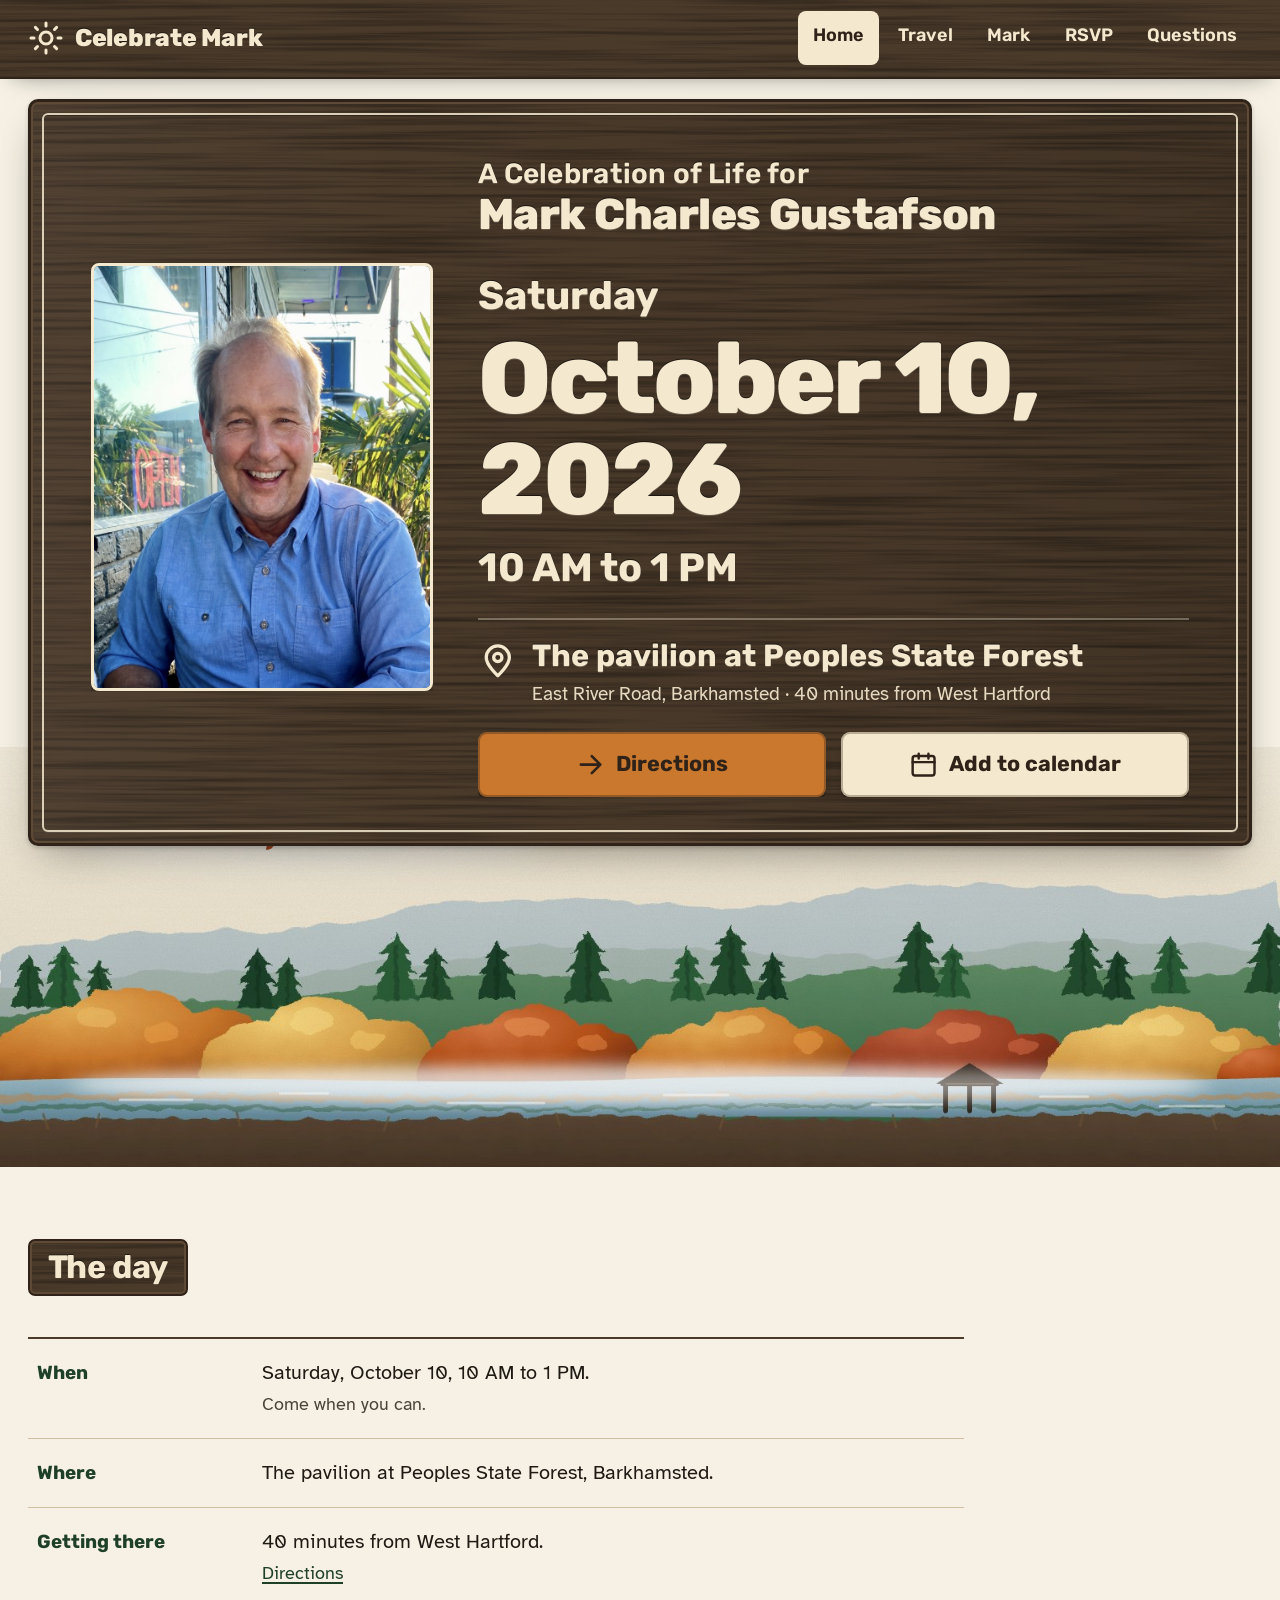
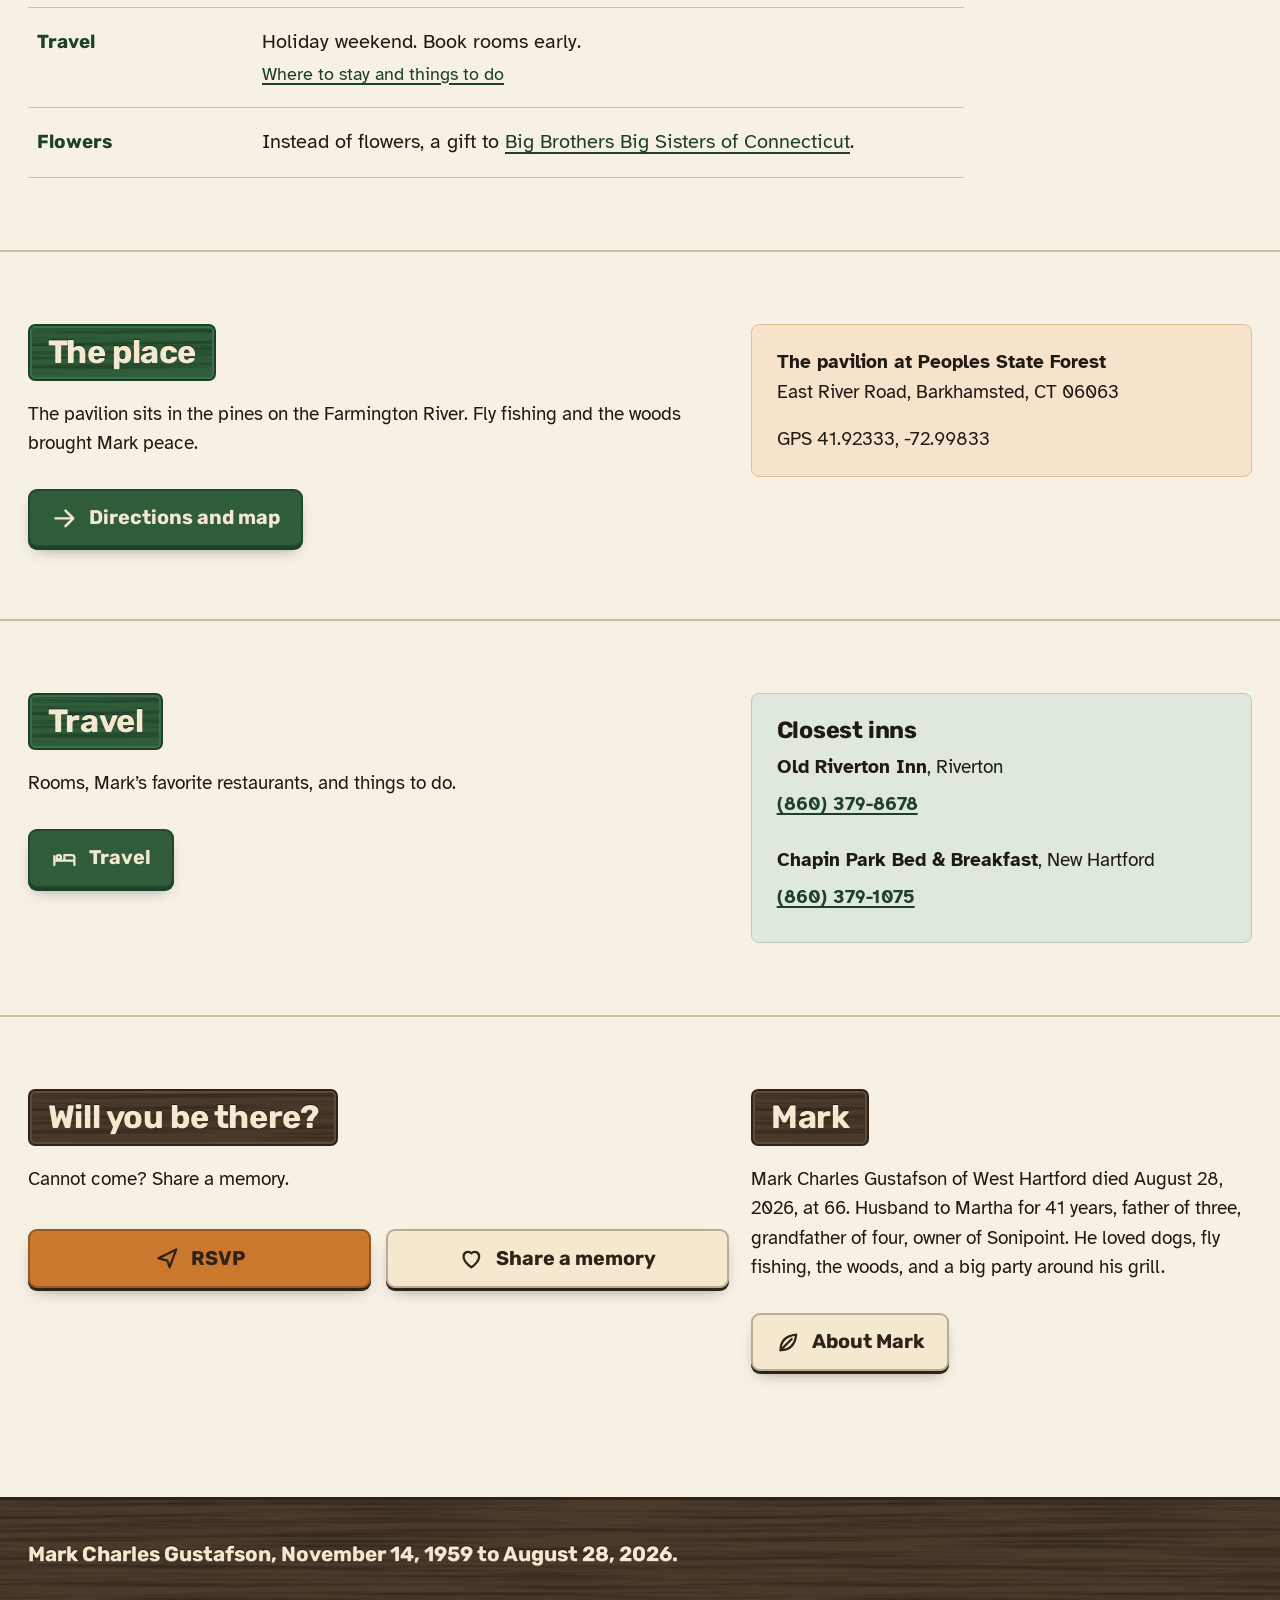
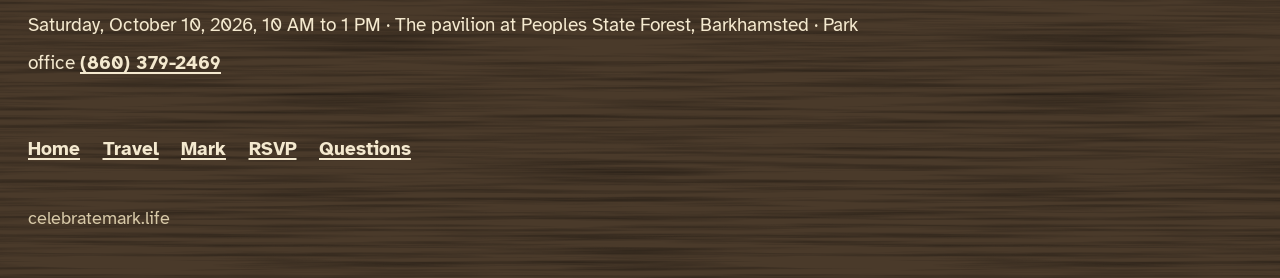
<file: index.html>
<!DOCTYPE html>
<html lang="en" class="no-js">
<head>
<meta charset="utf-8">
<meta name="viewport" content="width=device-width, initial-scale=1, viewport-fit=cover">
<title>Celebrate Mark · Saturday, October 10, 2026, Peoples State Forest</title>
<meta name="description" content="A Celebration of Life for Mark Charles Gustafson of West Hartford, Connecticut, 1959 to 2026. Saturday, October 10, 2026, 10 AM to 1 PM, at the pavilion at Peoples State Forest, Barkhamsted. Directions, places to stay, his obituary, and a place to share a memory.">
<link rel="canonical" href="https://celebratemark.life/">
<meta property="og:title" content="Celebrate Mark · Saturday, October 10, 2026">
<meta property="og:description" content="A Celebration of Life for Mark Charles Gustafson. Saturday, October 10, 2026, 10 AM to 1 PM, the pavilion at Peoples State Forest, Barkhamsted, CT.">
<meta property="og:type" content="website">
<meta property="og:url" content="https://celebratemark.life/">
<meta property="og:image" content="https://celebratemark.life/assets/share-card.png?v=2">
<meta name="theme-color" content="#4a3a2a">
<link rel="icon" href="assets/favicon.svg" type="image/svg+xml">
<link rel="apple-touch-icon" href="assets/apple-touch-icon.png">
<link rel="preconnect" href="https://fonts.googleapis.com">
<link rel="preconnect" href="https://fonts.gstatic.com" crossorigin>
<link rel="stylesheet" href="https://fonts.googleapis.com/css2?family=Atkinson+Hyperlegible:ital,wght@0,400;0,700;1,400&family=Rubik:wght@600;700;800&display=swap">
<link rel="stylesheet" href="assets/styles.css?v=4">
<script type="application/ld+json">
{
  "@context": "https://schema.org",
  "@type": "Event",
  "name": "Celebration of Life for Mark Charles Gustafson",
  "startDate": "2026-10-10T10:00:00-04:00",
  "endDate": "2026-10-10T13:00:00-04:00",
  "eventStatus": "https://schema.org/EventScheduled",
  "eventAttendanceMode": "https://schema.org/OfflineEventAttendanceMode",
  "location": {
    "@type": "Place",
    "name": "The pavilion at Peoples State Forest",
    "address": { "@type": "PostalAddress", "streetAddress": "East River Road", "addressLocality": "Barkhamsted", "addressRegion": "CT", "postalCode": "06063", "addressCountry": "US" },
    "geo": { "@type": "GeoCoordinates", "latitude": 41.92333, "longitude": -72.99833 }
  },
  "description": "A gathering to celebrate the life of Mark Charles Gustafson of West Hartford, Connecticut, November 14, 1959 to August 28, 2026: husband to Martha, father of Alex, Molly, and Katie, grandfather of four, and owner of Sonipoint, a sound-masking business. In lieu of flowers, the family asks for donations to Big Brothers Big Sisters of Connecticut.",
  "url": "https://celebratemark.life/"
}
</script>
</head>
<body>
<a class="skip-link" href="#main">Skip to main content</a>

<header class="site-header" id="top">
  <div class="wrap">
    <a class="wordmark" href="index.html" aria-label="Celebrate Mark, home">
      <svg viewBox="0 0 24 24" fill="none" stroke="currentColor" stroke-width="2" stroke-linecap="round" stroke-linejoin="round" aria-hidden="true"><circle cx="12" cy="12" r="4"/><path d="M12 2v2M12 20v2M4.93 4.93l1.41 1.41M17.66 17.66l1.41 1.41M2 12h2M20 12h2M4.93 19.07l1.41-1.41M17.66 6.34l1.41-1.41"/></svg>
      <span>Celebrate Mark</span>
    </a>
    <button class="menu-toggle" type="button" aria-expanded="false" aria-controls="site-nav">
      <svg class="ico-menu" viewBox="0 0 24 24" fill="none" stroke="currentColor" stroke-width="2.2" stroke-linecap="round" aria-hidden="true"><path d="M4 7h16M4 12h16M4 17h16"/></svg>
      <svg class="ico-close" viewBox="0 0 24 24" fill="none" stroke="currentColor" stroke-width="2.2" stroke-linecap="round" aria-hidden="true"><path d="M6 6l12 12M18 6L6 18"/></svg>
      <span>Menu</span>
    </button>
    <nav class="site-nav" id="site-nav" aria-label="Site">
      <ul>
        <li><a href="index.html" aria-current="page">Home</a></li>
        <li><a href="travel.html">Travel</a></li>
        <li><a href="mark.html">Mark</a></li>
        <li><a href="rsvp.html">RSVP</a></li>
        <li><a href="questions.html">Questions</a></li>
      </ul>
    </nav>
  </div>
</header>

<main id="main">

  <section class="hero" aria-labelledby="title">
    <div class="wrap">
      <div class="board hero-board">
        <figure class="hero-photo cut">
          <img src="assets/mark.jpg" width="800" height="1057" alt="Mark Gustafson, smiling, outdoors in a blue shirt" fetchpriority="high">
        </figure>
        <div class="hero-details">
        <h1 id="title" class="routed cut">A Celebration of Life for
          <span class="name">Mark Charles Gustafson</span>
        </h1>
        <p class="date-block routed">
          <span class="day cut">Saturday</span>
          <span class="date cut">October 10, 2026</span>
          <span class="time cut">10 AM to 1 PM</span>
        </p>
        <div class="place cut">
          <svg viewBox="0 0 24 24" fill="none" stroke="currentColor" stroke-width="2" stroke-linecap="round" stroke-linejoin="round" aria-hidden="true"><path d="M12 21s-7-6.2-7-11a7 7 0 0 1 14 0c0 4.8-7 11-7 11z"/><circle cx="12" cy="10" r="2.5"/></svg>
          <div>
            <div class="place-name routed">The pavilion at Peoples State Forest</div>
            <div class="place-detail">East River Road, Barkhamsted · 40 minutes from West Hartford</div>
          </div>
        </div>
        <div class="plaque-row cut">
          <a class="plaque plaque--blaze" href="travel.html#getting-there">
            <svg viewBox="0 0 24 24" fill="none" stroke="currentColor" stroke-width="2.2" stroke-linecap="round" stroke-linejoin="round" aria-hidden="true"><path d="M4 12h16M13 5l7 7-7 7"/></svg>
            Directions
          </a>
          <a class="plaque" href="celebrate-mark.ics" download="celebrate-mark.ics">
            <svg viewBox="0 0 24 24" fill="none" stroke="currentColor" stroke-width="2" stroke-linecap="round" stroke-linejoin="round" aria-hidden="true"><rect x="3" y="5" width="18" height="16" rx="2"/><path d="M3 10h18M8 3v4M16 3v4"/></svg>
            Add to calendar
          </a>
        </div>
        </div>
      </div>
    </div>
  </section>

  <div class="ridge" aria-hidden="true">
    <img src="assets/ridge.jpg" srcset="assets/ridge.jpg 1600w, assets/ridge@2x.jpg 3200w" sizes="100vw" width="1600" height="560" alt="" decoding="async" fetchpriority="high">
    <svg class="overlay" viewBox="0 0 1600 560" preserveAspectRatio="xMidYMax slice" aria-hidden="true">
      <defs>
        <filter id="soft" x="-10%" y="-40%" width="120%" height="180%"><feGaussianBlur stdDeviation="9"/></filter>
        <symbol id="leaf" viewBox="0 0 24 24"><path d="M4 20c0-9 5-14 16-16-1 11-6 16-16 16z" fill="currentColor"/><path d="M4 20c4-5 8-9 12-12" stroke="#5a2e10" stroke-width="1.2" fill="none" opacity=".5"/></symbol>
      </defs>
      <ellipse class="mist" cx="800" cy="458" rx="720" ry="22" fill="#ffffff" opacity=".45" filter="url(#soft)"/>
      <g color="#c9782e">
        <use class="leaf" href="#leaf" x="180" y="90" width="22" height="22" style="--dx:150px;--dur:15s;--delay:0s;--rot:520deg"/>
        <use class="leaf" href="#leaf" x="500" y="40" width="18" height="18" style="--dx:-110px;--dur:19s;--delay:-6s;--rot:-480deg;color:#d9a04a"/>
        <use class="leaf" href="#leaf" x="820" y="110" width="20" height="20" style="--dx:170px;--dur:17s;--delay:-11s;--rot:600deg;color:#b8541a"/>
        <use class="leaf" href="#leaf" x="1090" y="50" width="16" height="16" style="--dx:-80px;--dur:21s;--delay:-3s;--rot:-420deg"/>
        <use class="leaf" href="#leaf" x="1350" y="100" width="22" height="22" style="--dx:120px;--dur:16s;--delay:-14s;--rot:560deg;color:#d9a04a"/>
        <use class="leaf" href="#leaf" x="330" y="150" width="16" height="16" style="--dx:100px;--dur:23s;--delay:-8s;--rot:400deg;color:#a8431a"/>
      </g>
    </svg>
  </div>

  <section class="section" aria-labelledby="day-title">
    <div class="wrap">
      <div class="section-head reveal">
        <h2 id="day-title"><span class="plank">The day</span></h2>
      </div>
      <ul class="facts reveal">
        <li><span class="k">When</span><span class="v">Saturday, October 10, 10 AM to 1 PM. <small>Come when you can.</small></span></li>
        <li><span class="k">Where</span><span class="v">The pavilion at Peoples State Forest, Barkhamsted.</span></li>
        <li><span class="k">Getting there</span><span class="v">40 minutes from West Hartford. <small><a href="travel.html#getting-there">Directions</a></small></span></li>
        <li><span class="k">Travel</span><span class="v">Holiday weekend. Book rooms early. <small><a href="travel.html">Where to stay and things to do</a></small></span></li>
        <li><span class="k">Flowers</span><span class="v">Instead of flowers, a gift to <a href="https://pro.gofundme.com/give/399292#!/donation/checkout" target="_blank" rel="noopener">Big Brothers Big Sisters of Connecticut</a>.</span></li>
      </ul>
    </div>
  </section>

  <section class="section" aria-labelledby="go-title">
    <div class="wrap summary">
      <div>
        <h2 id="go-title"><span class="plank plank--pine">The place</span></h2>
        <p>The pavilion sits in the pines on the Farmington River. Fly fishing and the woods brought Mark peace.</p>
        <a class="plaque plaque--pine" href="travel.html#getting-there">
          <svg viewBox="0 0 24 24" fill="none" stroke="currentColor" stroke-width="2.2" stroke-linecap="round" stroke-linejoin="round" aria-hidden="true"><path d="M4 12h16M13 5l7 7-7 7"/></svg>
          Directions and map
        </a>
      </div>
      <div class="notice notice--blaze">
        <p><strong>The pavilion at Peoples State Forest</strong><br>East River Road, Barkhamsted, CT 06063</p>
        <p>GPS 41.92333, -72.99833</p>
      </div>
    </div>
  </section>

  <section class="section" aria-labelledby="stay-title">
    <div class="wrap summary">
      <div>
        <h2 id="stay-title"><span class="plank plank--pine">Travel</span></h2>
        <p>Rooms, Mark&rsquo;s favorite restaurants, and things to do.</p>
        <a class="plaque plaque--pine" href="travel.html">
          <svg viewBox="0 0 24 24" fill="none" stroke="currentColor" stroke-width="2" stroke-linecap="round" stroke-linejoin="round" aria-hidden="true"><path d="M3 18v-8M3 14h18v4M21 14v-3a2 2 0 0 0-2-2h-7v5"/><circle cx="7" cy="11" r="2"/></svg>
          Travel
        </a>
      </div>
      <div class="notice notice--pine">
        <h3>Closest inns</h3>
        <p><strong>Old Riverton Inn</strong>, Riverton<br><a href="tel:+18603798678">(860) 379-8678</a></p>
        <p><strong>Chapin Park Bed &amp; Breakfast</strong>, New Hartford<br><a href="tel:+18603791075">(860) 379-1075</a></p>
      </div>
    </div>
  </section>

  <section class="section" aria-labelledby="share-title">
    <div class="wrap summary">
      <div>
        <h2 id="share-title"><span class="plank">Will you be there?</span></h2>
        <p>Cannot come? Share a memory.</p>
        <div class="plaque-row">
          <a class="plaque plaque--blaze" href="rsvp.html">
            <svg viewBox="0 0 24 24" fill="none" stroke="currentColor" stroke-width="2" stroke-linecap="round" stroke-linejoin="round" aria-hidden="true"><path d="M4 12l16-8-6 16-2-6-8-2z"/></svg>
            RSVP
          </a>
          <a class="plaque" href="mark.html#memory">
            <svg viewBox="0 0 24 24" fill="none" stroke="currentColor" stroke-width="2" stroke-linecap="round" stroke-linejoin="round" aria-hidden="true"><path d="M12 20s-7-4.5-7-10a4 4 0 0 1 7-2.5A4 4 0 0 1 19 10c0 5.5-7 10-7 10z"/></svg>
            Share a memory
          </a>
        </div>
      </div>
      <div>
        <h2><span class="plank">Mark</span></h2>
        <p>Mark Charles Gustafson of West Hartford died August 28, 2026, at 66. Husband to Martha for 41 years, father of three, grandfather of four, owner of Sonipoint. He loved dogs, fly fishing, the woods, and a big party around his grill.</p>
        <a class="plaque" href="mark.html">
          <svg viewBox="0 0 24 24" fill="none" stroke="currentColor" stroke-width="2" stroke-linecap="round" stroke-linejoin="round" aria-hidden="true"><path d="M5 19c0-8 5-13 14-14-1 9-6 14-14 14z"/><path d="M5 19c4-4 7-7 10-10"/></svg>
          About Mark
        </a>
      </div>
    </div>
  </section>

</main>

<nav class="action-bar" aria-label="Quick actions">
  <a class="plaque plaque--blaze" href="travel.html#getting-there">
    <svg viewBox="0 0 24 24" fill="none" stroke="currentColor" stroke-width="2.2" stroke-linecap="round" stroke-linejoin="round" aria-hidden="true"><path d="M4 12h16M13 5l7 7-7 7"/></svg>
    Directions
  </a>
  <a class="plaque" href="celebrate-mark.ics" download="celebrate-mark.ics">
    <svg viewBox="0 0 24 24" fill="none" stroke="currentColor" stroke-width="2" stroke-linecap="round" stroke-linejoin="round" aria-hidden="true"><rect x="3" y="5" width="18" height="16" rx="2"/><path d="M3 10h18M8 3v4M16 3v4"/></svg>
    Add to calendar
  </a>
</nav>

<footer class="site-footer">
  <div class="wrap">
    <p class="memo routed">Mark Charles Gustafson, November 14, 1959 to August 28, 2026.</p>
    <p>Saturday, October 10, 2026, 10 AM to 1 PM · The pavilion at Peoples State Forest, Barkhamsted · Park office <a href="tel:+18603792469">(860) 379-2469</a></p>
    <nav aria-label="Footer">
      <ul>
        <li><a href="index.html">Home</a></li>
        <li><a href="travel.html">Travel</a></li>
        <li><a href="mark.html">Mark</a></li>
        <li><a href="rsvp.html">RSVP</a></li>
        <li><a href="questions.html">Questions</a></li>
      </ul>
    </nav>
    <p class="fine" style="color:var(--cream-dim)">celebratemark.life</p>
  </div>
</footer>

<script src="assets/site.js?v=3" defer></script>
</body>
</html>
</file>
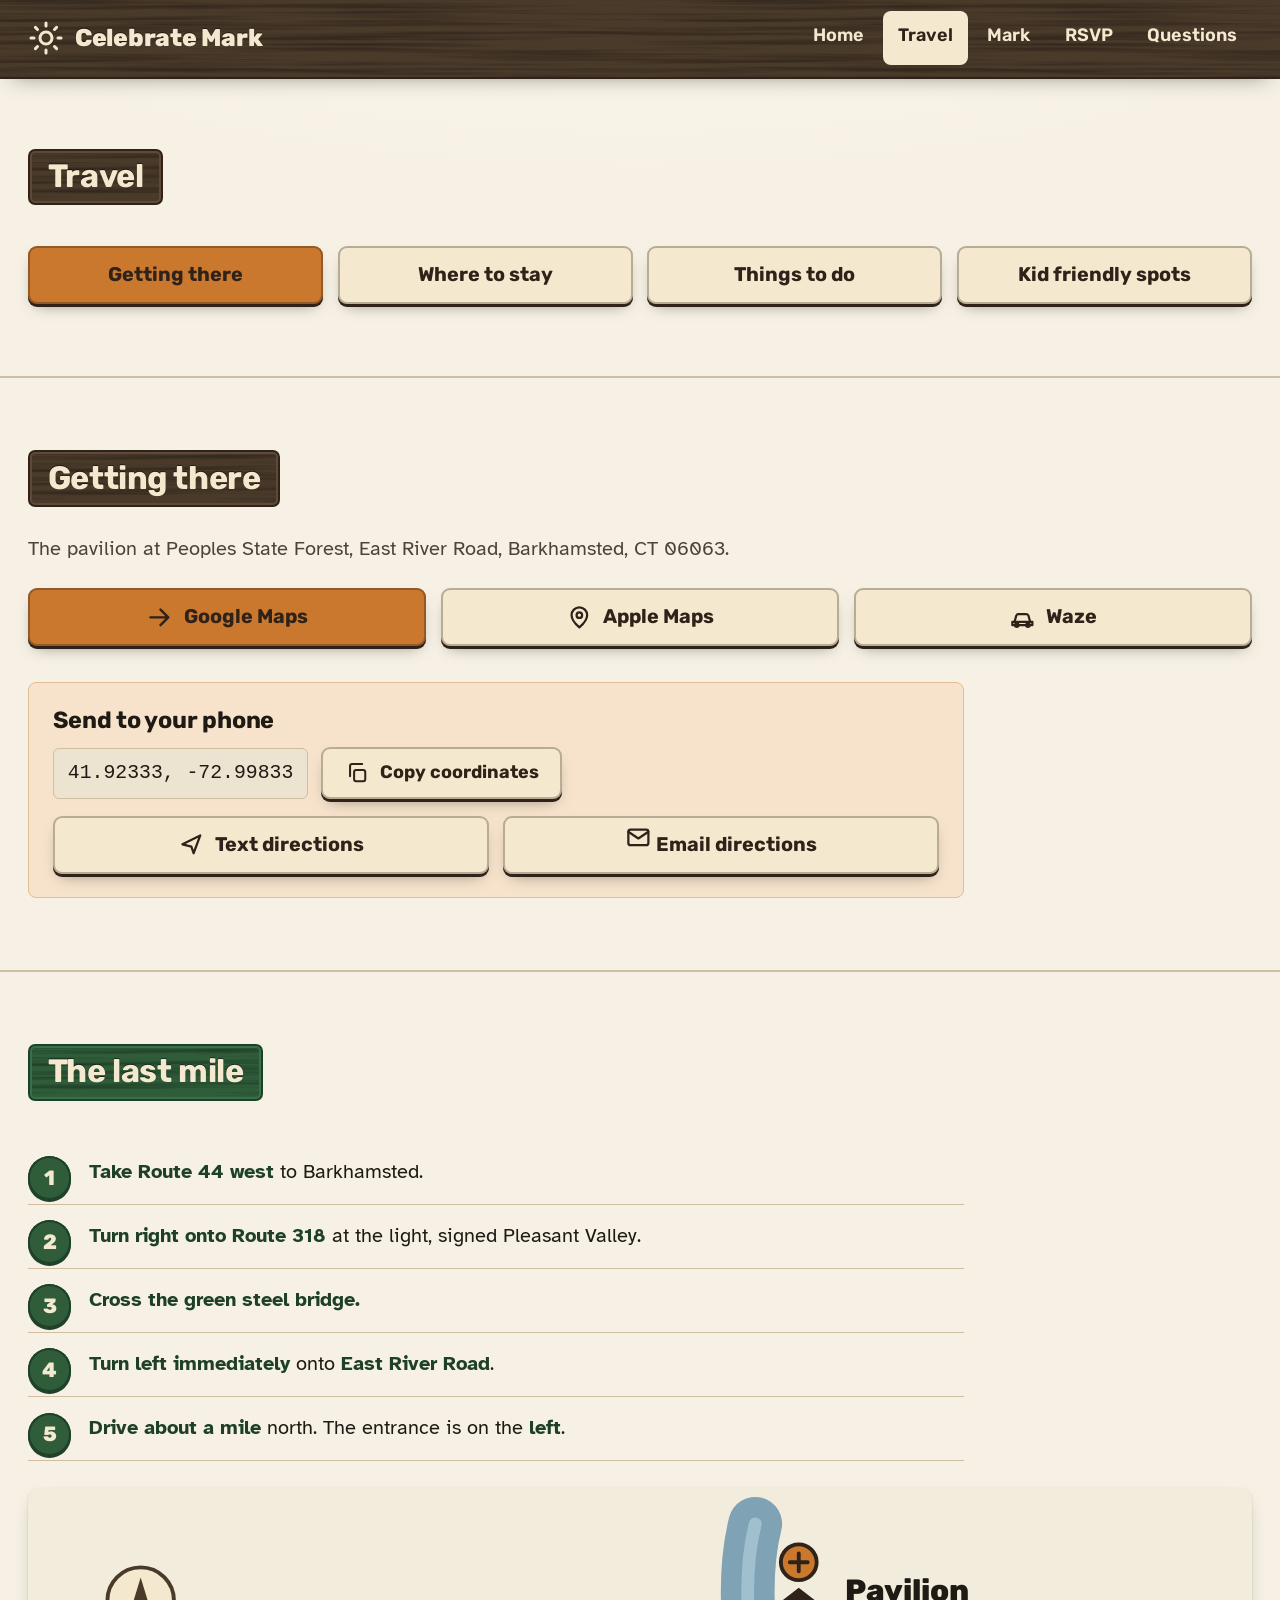
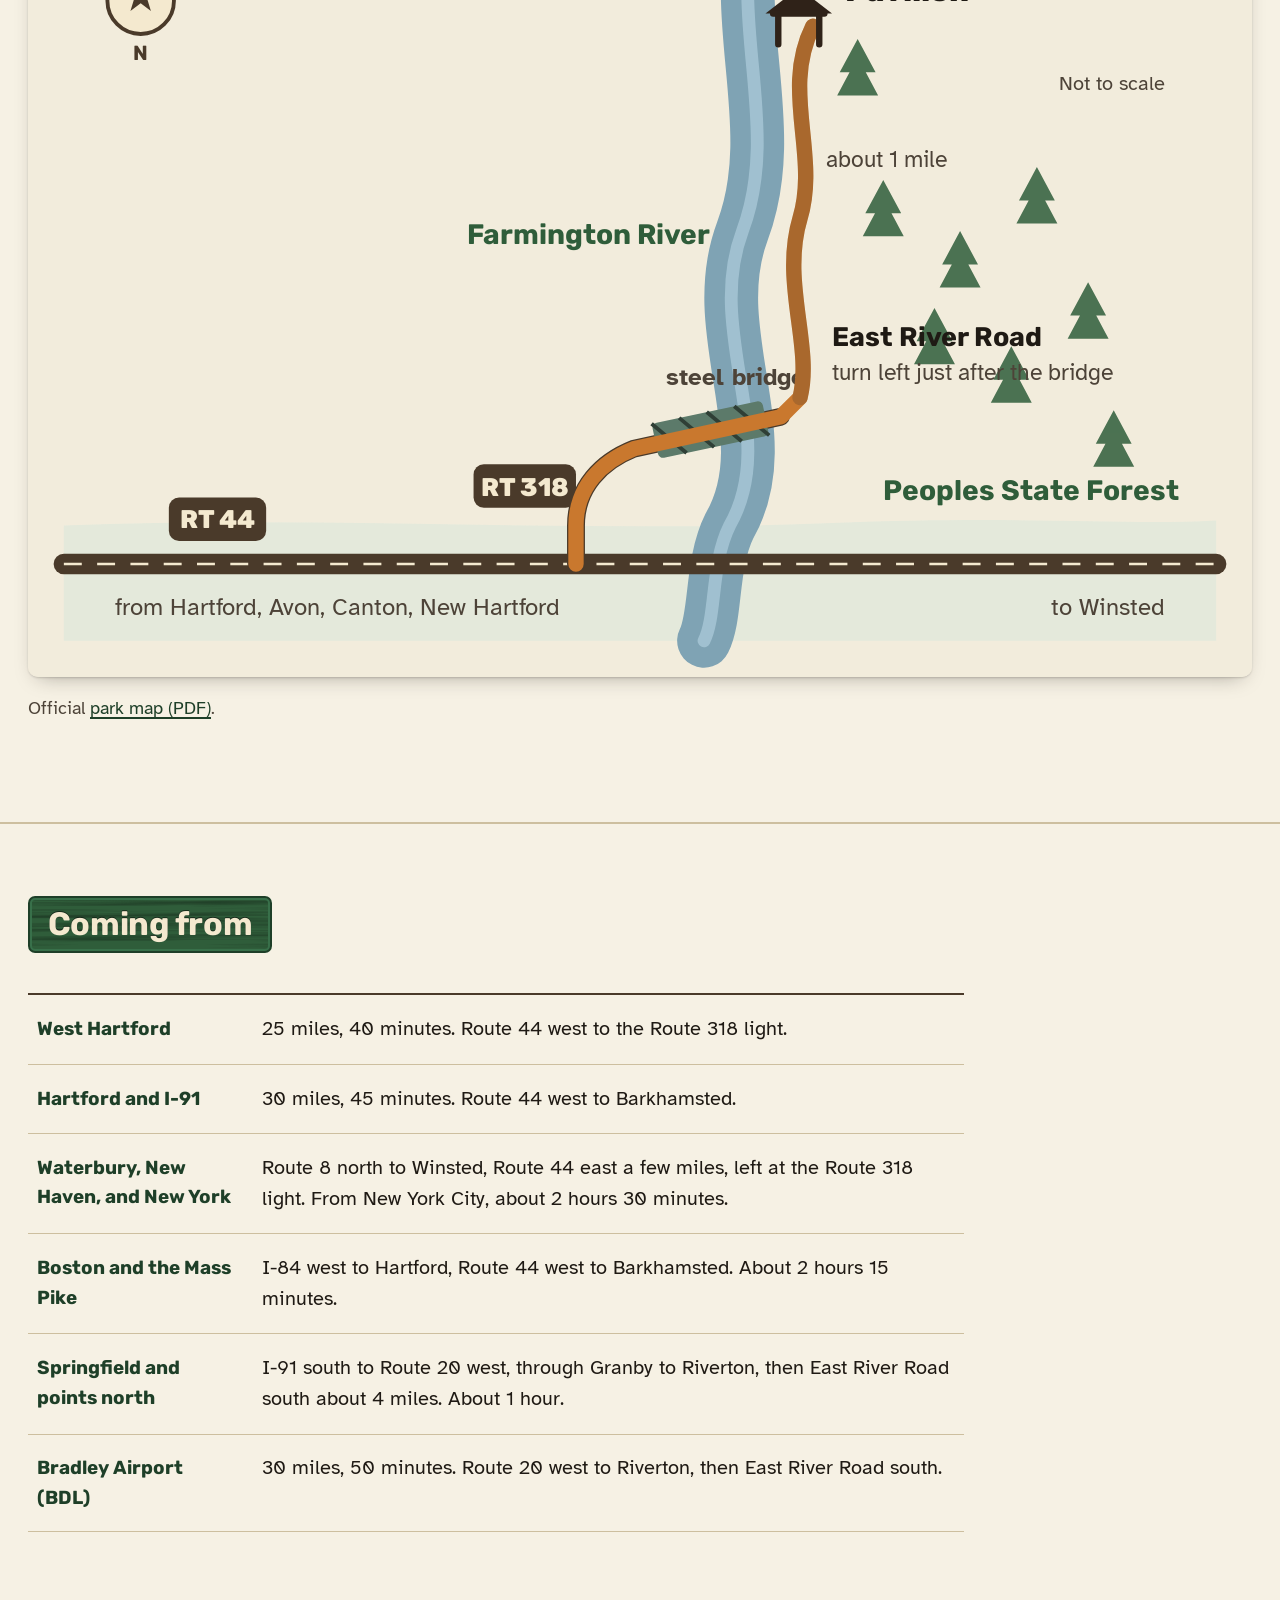
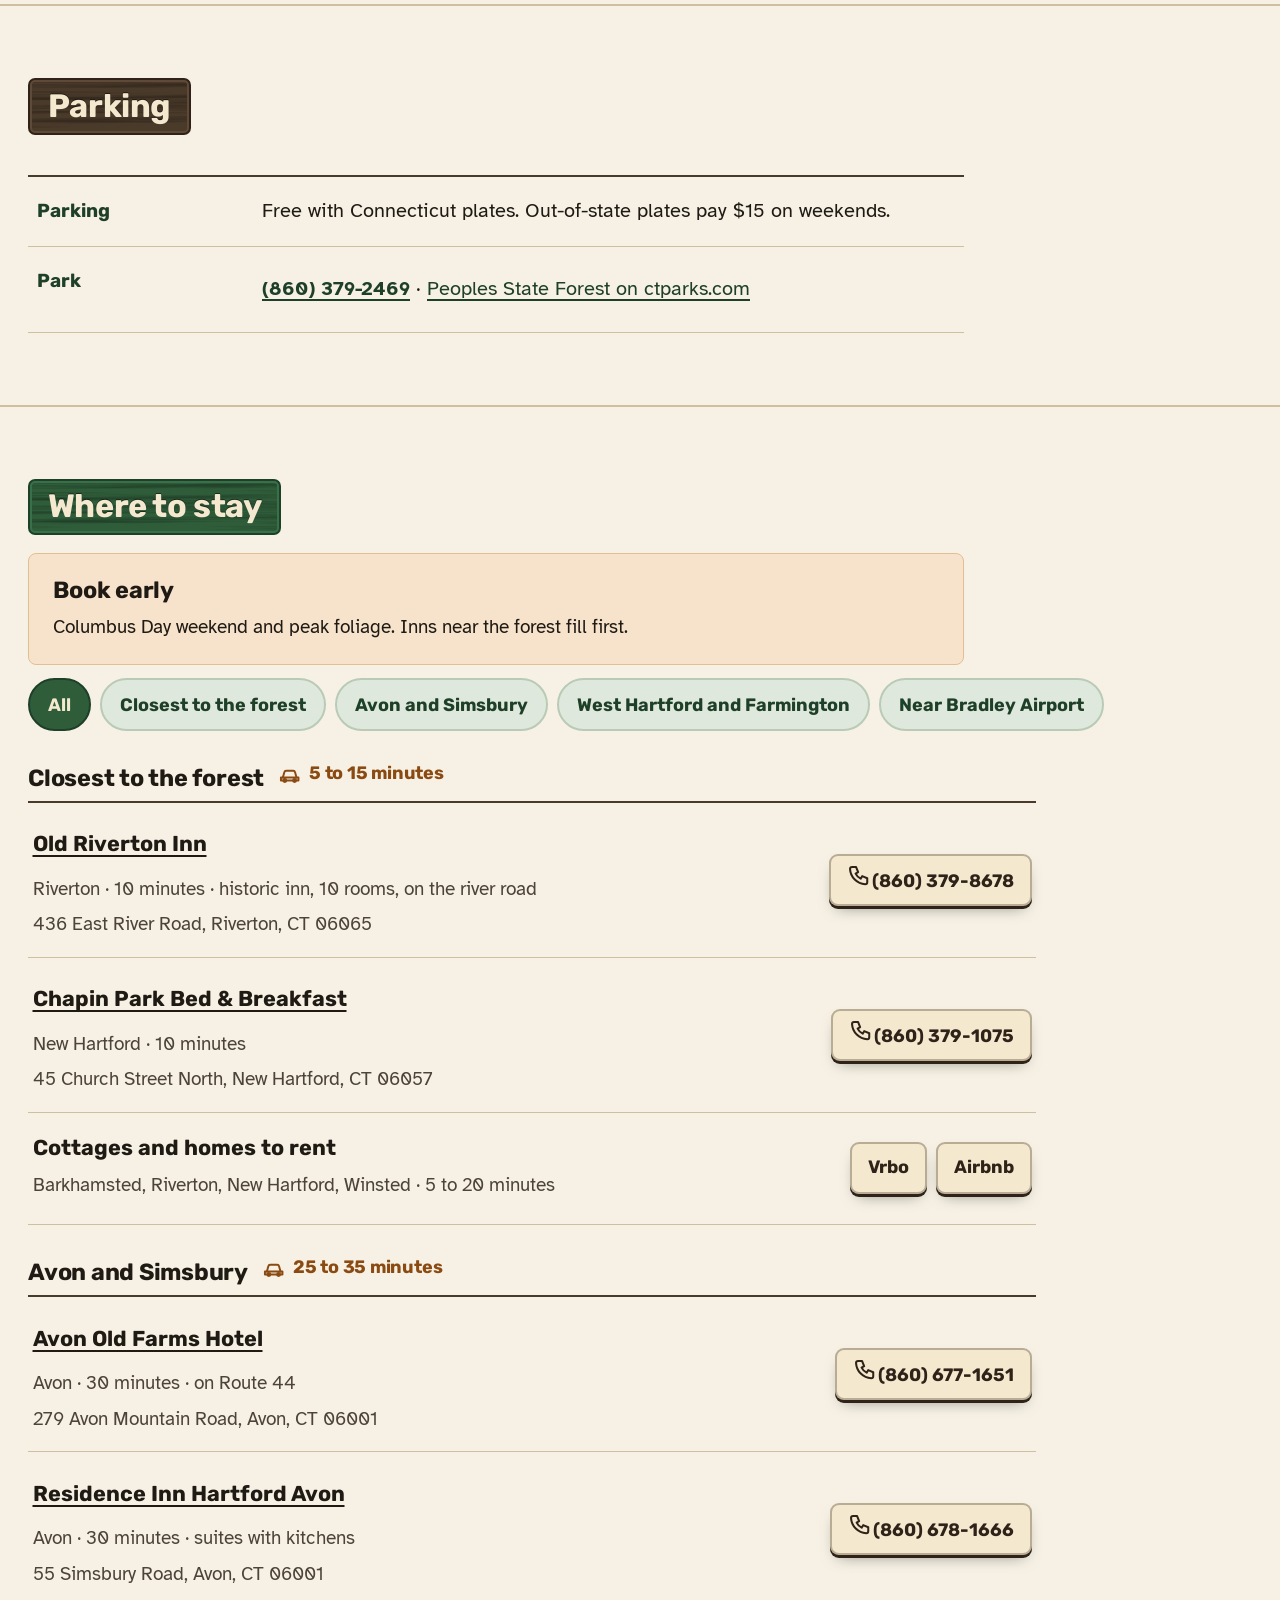
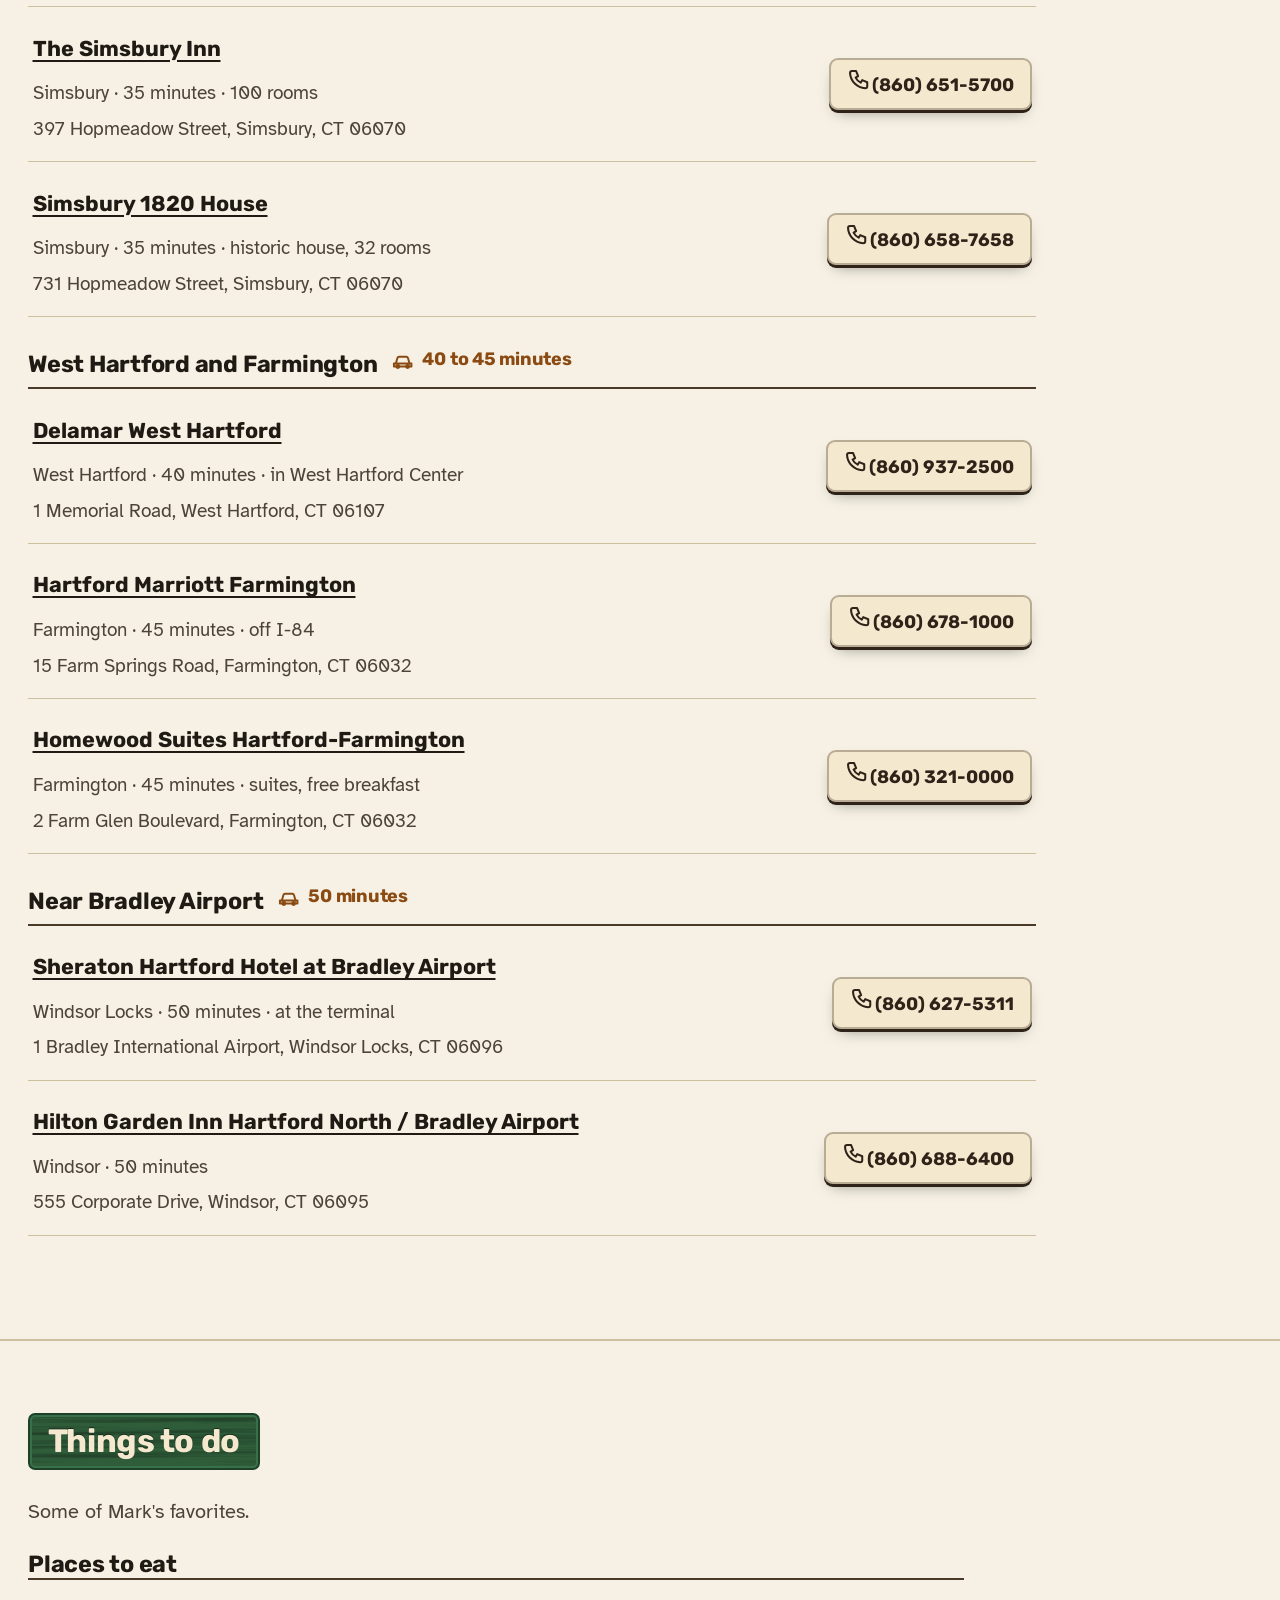
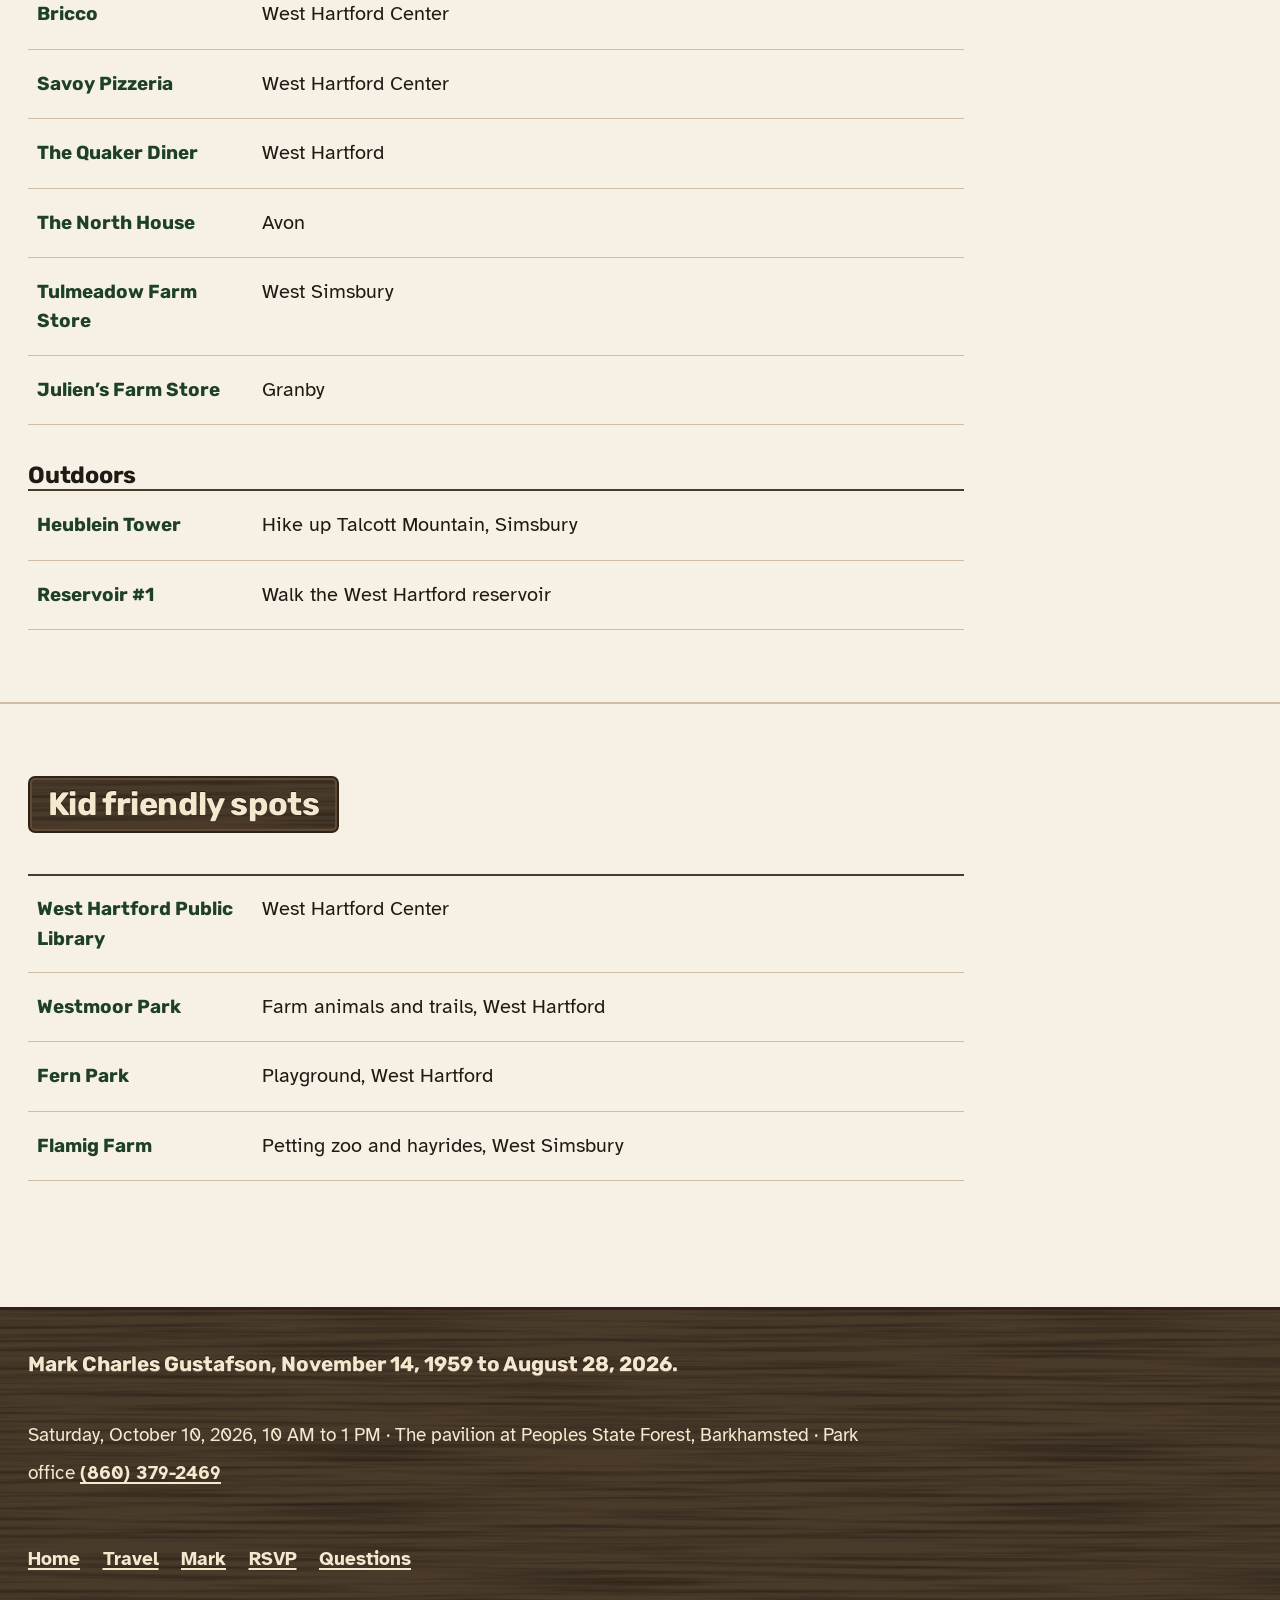
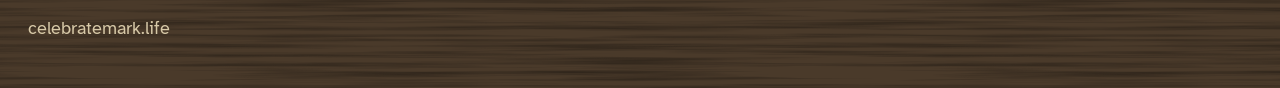
<file: directions.html>
<!DOCTYPE html>
<html lang="en">
<head>
<meta charset="utf-8">
<title>Moved · Celebrate Mark</title>
<meta name="robots" content="noindex">
<link rel="canonical" href="https://celebratemark.life/travel.html">
<meta http-equiv="refresh" content="0; url=travel.html#getting-there">
<script>location.replace('travel.html#getting-there');</script>
</head>
<body>
<p>This page moved. <a href="travel.html#getting-there">Continue</a>.</p>
</body>
</html>
</file>
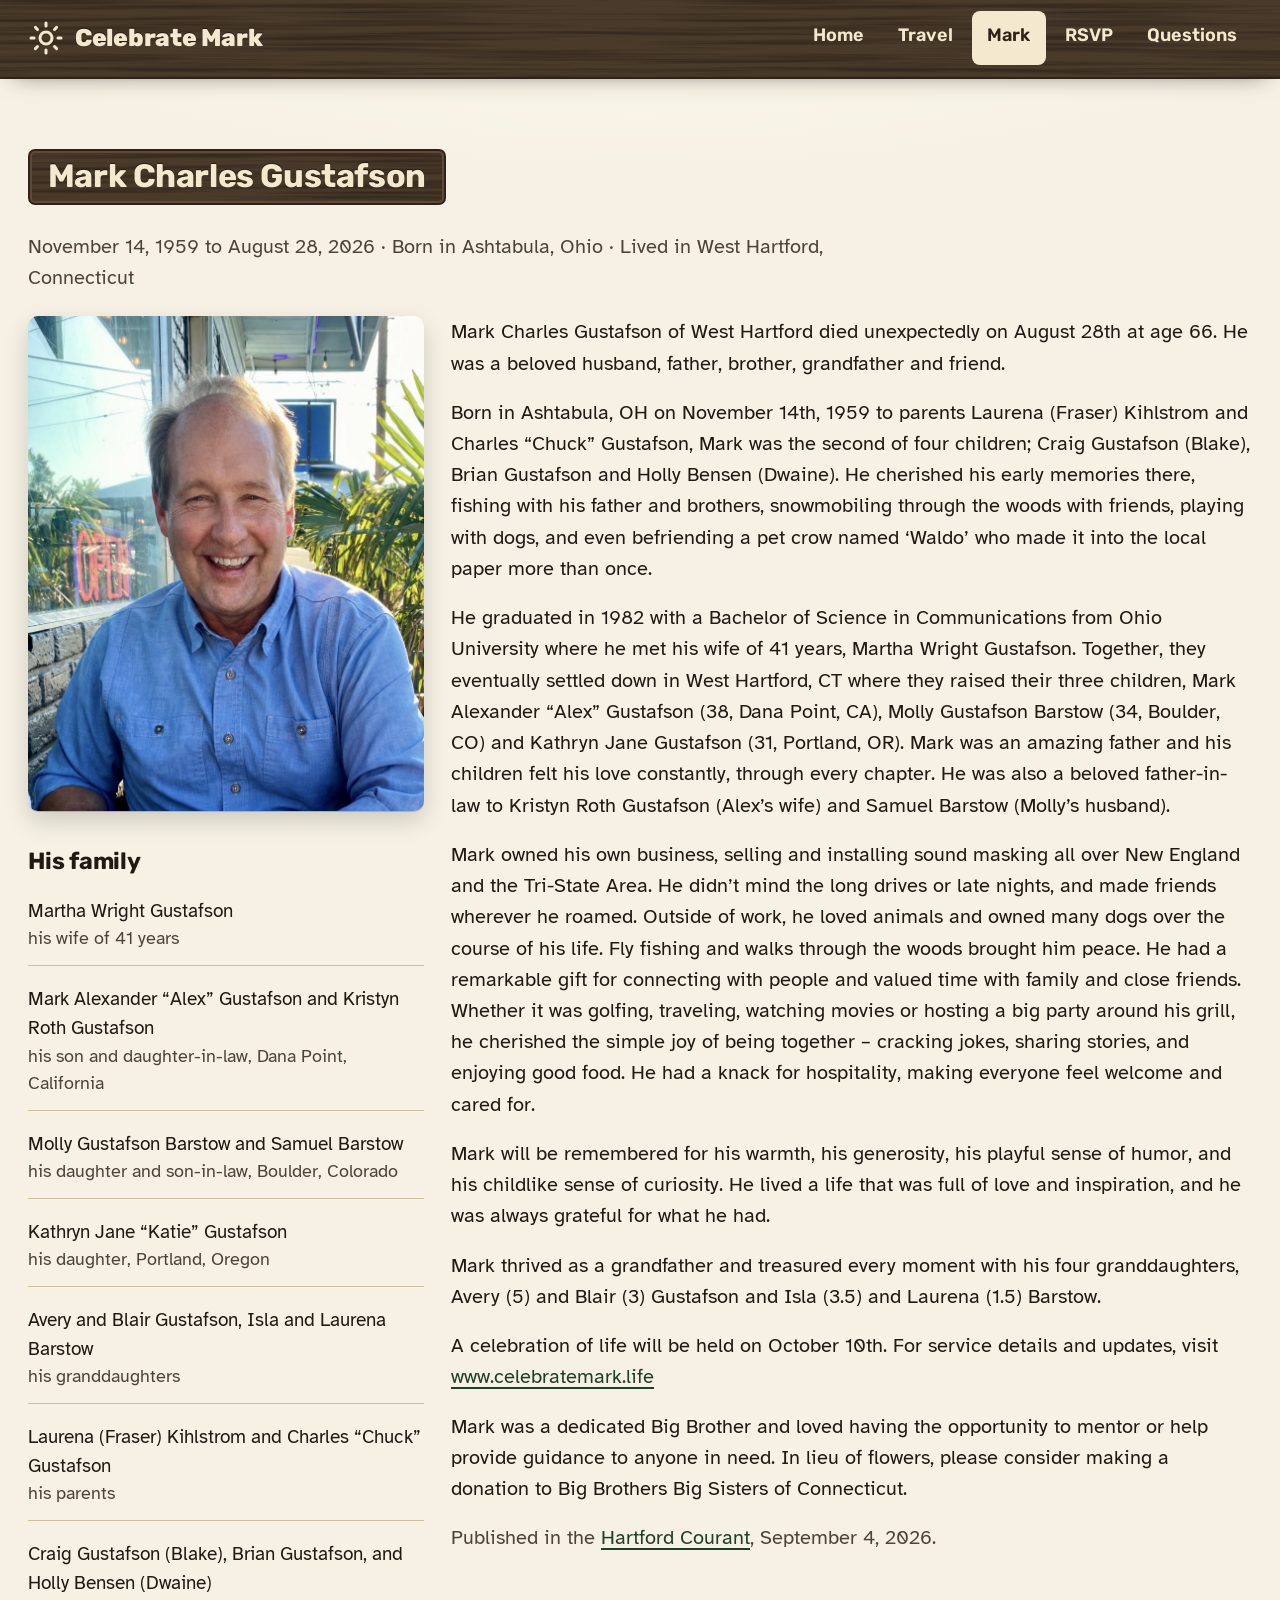
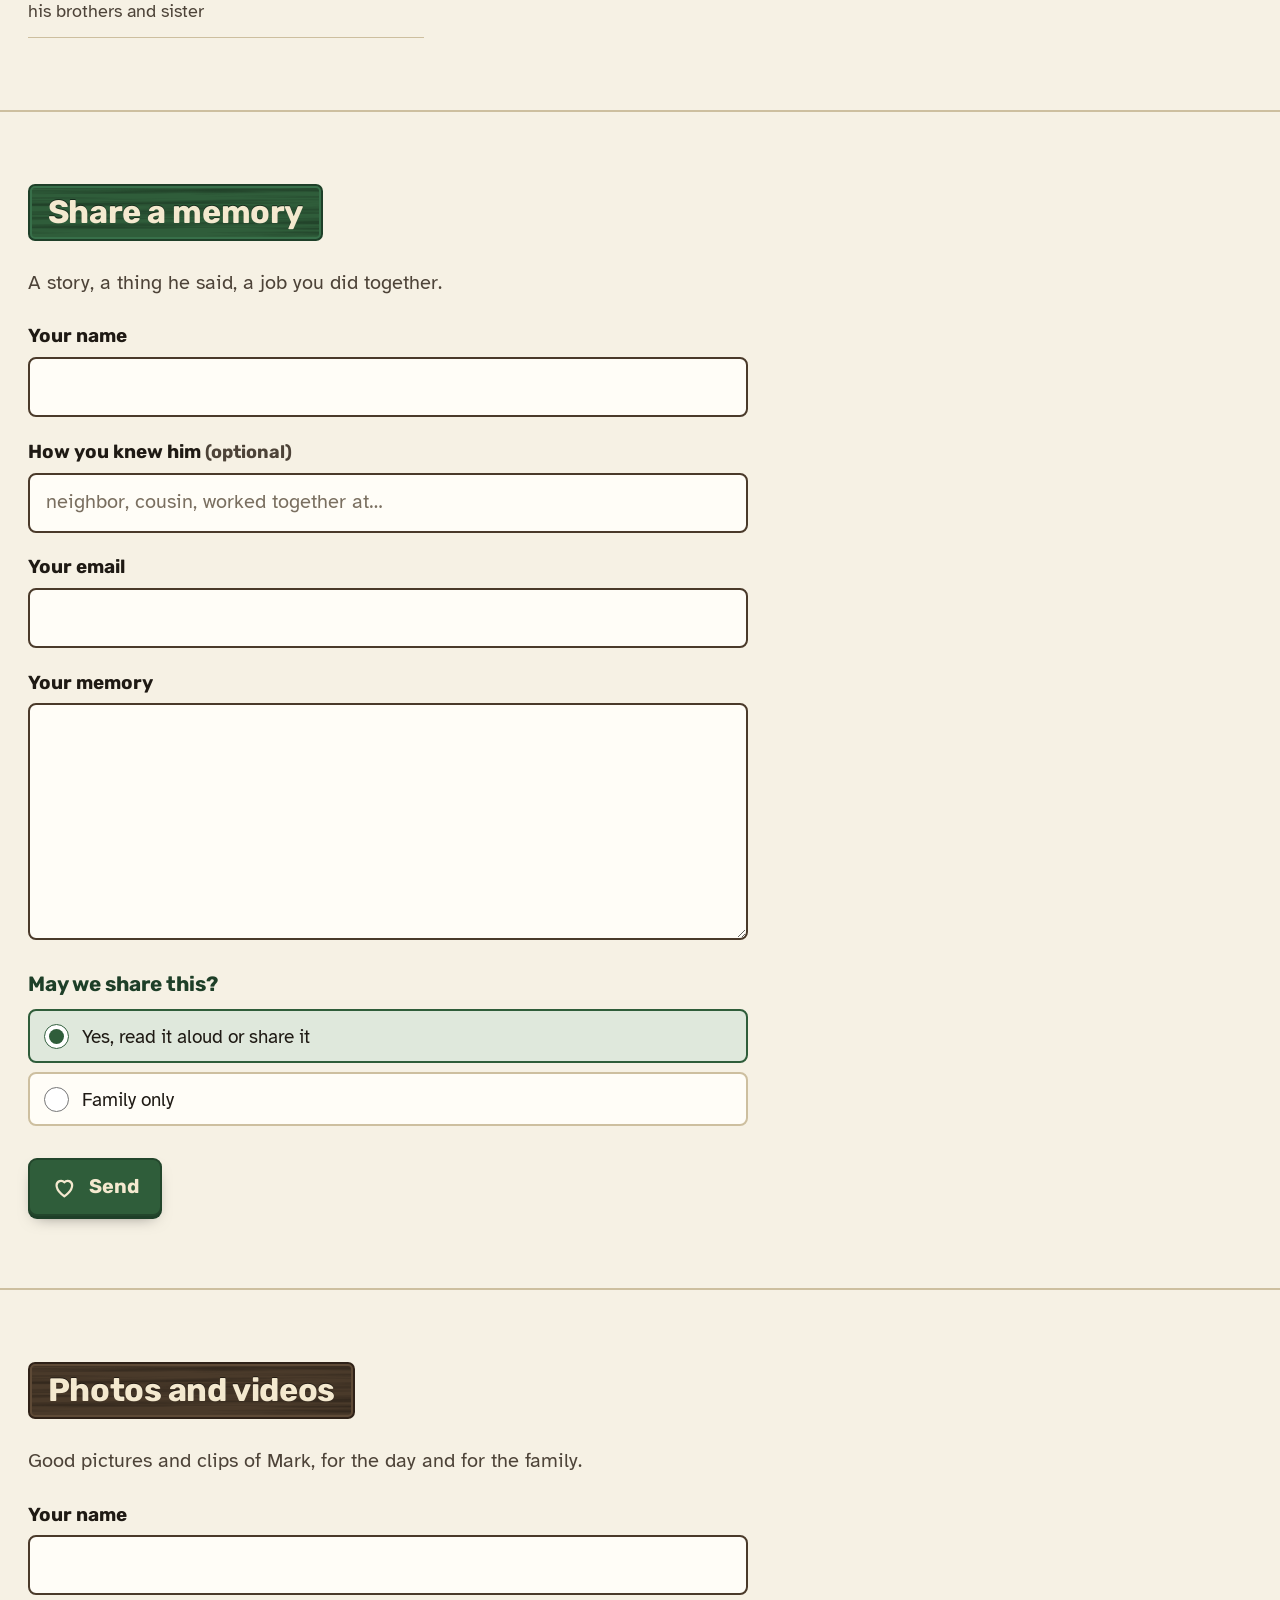
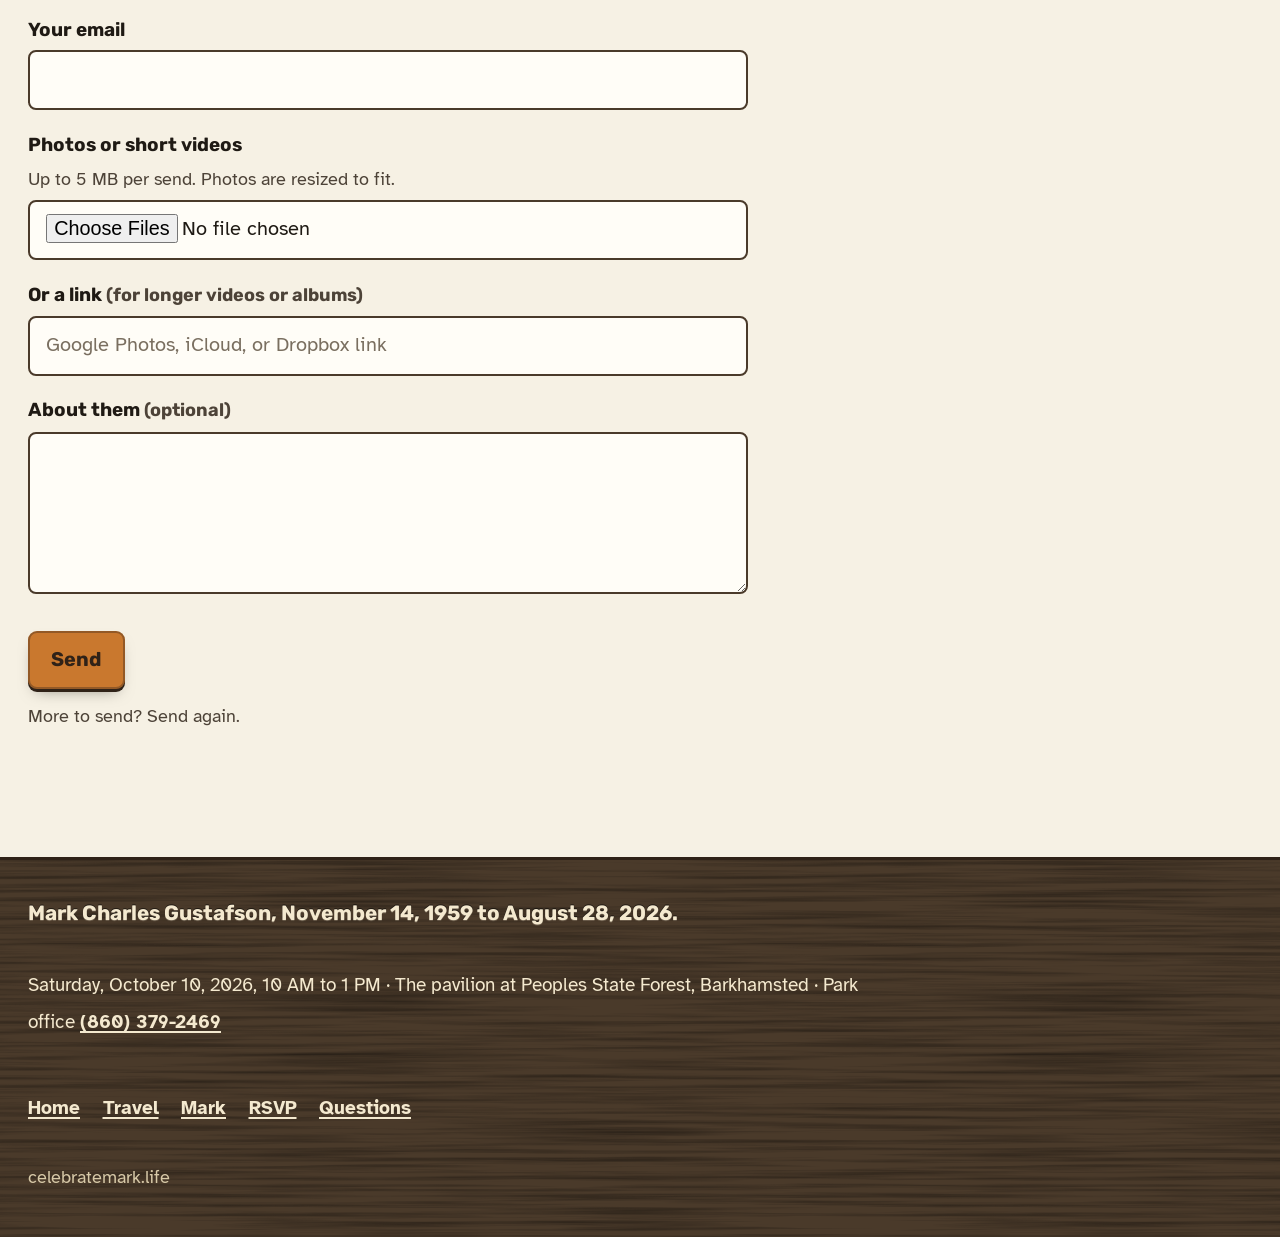
<file: mark.html>
<!DOCTYPE html>
<html lang="en" class="no-js">
<head>
<meta charset="utf-8">
<meta name="viewport" content="width=device-width, initial-scale=1, viewport-fit=cover">
<title>About Mark · Celebrate Mark</title>
<meta name="description" content="About Mark Charles Gustafson of West Hartford, Connecticut, November 14, 1959 to August 28, 2026: his family, his work, and his obituary.">
<link rel="canonical" href="https://celebratemark.life/mark.html">
<meta property="og:title" content="About Mark · Celebrate Mark">
<meta property="og:description" content="About Mark Charles Gustafson of West Hartford, Connecticut, November 14, 1959 to August 28, 2026: his family, his work, and his obituary.">
<meta property="og:type" content="website">
<meta property="og:url" content="https://celebratemark.life/mark.html">
<meta property="og:image" content="https://celebratemark.life/assets/share-card.png?v=2">
<meta name="theme-color" content="#4a3a2a">
<link rel="icon" href="assets/favicon.svg" type="image/svg+xml">
<link rel="apple-touch-icon" href="assets/apple-touch-icon.png">
<link rel="preconnect" href="https://fonts.googleapis.com">
<link rel="preconnect" href="https://fonts.gstatic.com" crossorigin>
<link rel="stylesheet" href="https://fonts.googleapis.com/css2?family=Atkinson+Hyperlegible:ital,wght@0,400;0,700;1,400&family=Rubik:wght@600;700;800&display=swap">
<link rel="stylesheet" href="assets/styles.css?v=4">
</head>
<body>
<a class="skip-link" href="#main">Skip to main content</a>

<header class="site-header" id="top">
  <div class="wrap">
    <a class="wordmark" href="index.html" aria-label="Celebrate Mark, home">
      <svg viewBox="0 0 24 24" fill="none" stroke="currentColor" stroke-width="2" stroke-linecap="round" stroke-linejoin="round" aria-hidden="true"><circle cx="12" cy="12" r="4"/><path d="M12 2v2M12 20v2M4.93 4.93l1.41 1.41M17.66 17.66l1.41 1.41M2 12h2M20 12h2M4.93 19.07l1.41-1.41M17.66 6.34l1.41-1.41"/></svg>
      <span>Celebrate Mark</span>
    </a>
    <button class="menu-toggle" type="button" aria-expanded="false" aria-controls="site-nav">
      <svg class="ico-menu" viewBox="0 0 24 24" fill="none" stroke="currentColor" stroke-width="2.2" stroke-linecap="round" aria-hidden="true"><path d="M4 7h16M4 12h16M4 17h16"/></svg>
      <svg class="ico-close" viewBox="0 0 24 24" fill="none" stroke="currentColor" stroke-width="2.2" stroke-linecap="round" aria-hidden="true"><path d="M6 6l12 12M18 6L6 18"/></svg>
      <span>Menu</span>
    </button>
    <nav class="site-nav" id="site-nav" aria-label="Site">
      <ul>
        <li><a href="index.html">Home</a></li>
        <li><a href="travel.html">Travel</a></li>
        <li><a href="mark.html" aria-current="page">Mark</a></li>
        <li><a href="rsvp.html">RSVP</a></li>
        <li><a href="questions.html">Questions</a></li>
      </ul>
    </nav>
  </div>
</header>

<main id="main">
<section class="section" aria-labelledby="mark-title">
    <div class="wrap">
      <div class="section-head">
        <h1 id="mark-title" class="page-title"><span class="plank">Mark Charles Gustafson</span></h1>
        <p>November 14, 1959 to August 28, 2026 · Born in Ashtabula, Ohio · Lived in West Hartford, Connecticut</p>
      </div>

      <div class="life">
        <div>
          <!-- FAMILY: to use a different photograph, save it over assets/mark.jpg and keep the same name. -->
          <figure class="portrait">
            <img src="assets/mark.jpg" width="800" height="1057" alt="Mark Gustafson, smiling, outdoors in a blue shirt" decoding="async">
          </figure>
          <h2 class="h3 mt-2">His family</h2>
          <ul class="family">
            <li>Martha Wright Gustafson <span class="rel">his wife of 41 years</span></li>
            <li>Mark Alexander “Alex” Gustafson and Kristyn Roth Gustafson <span class="rel">his son and daughter-in-law, Dana Point, California</span></li>
            <li>Molly Gustafson Barstow and Samuel Barstow <span class="rel">his daughter and son-in-law, Boulder, Colorado</span></li>
            <li>Kathryn Jane “Katie” Gustafson <span class="rel">his daughter, Portland, Oregon</span></li>
            <li>Avery and Blair Gustafson, Isla and Laurena Barstow <span class="rel">his granddaughters</span></li>
            <li>Laurena (Fraser) Kihlstrom and Charles “Chuck” Gustafson <span class="rel">his parents</span></li>
            <li>Craig Gustafson (Blake), Brian Gustafson, and Holly Bensen (Dwaine) <span class="rel">his brothers and sister</span></li>
          </ul>
        </div>

        <div class="prose">
          <!-- FAMILY: paste the obituary between the two lines below. Use <p> for each paragraph. -->
          <!-- ===== OBITUARY BEGINS ===== -->
          <p>Mark Charles Gustafson of West Hartford died unexpectedly on August 28th at age 66. He was a beloved husband, father, brother, grandfather and friend.</p>
          <p>Born in Ashtabula, OH on November 14th, 1959 to parents Laurena (Fraser) Kihlstrom and Charles “Chuck” Gustafson, Mark was the second of four children; Craig Gustafson (Blake), Brian Gustafson and Holly Bensen (Dwaine). He cherished his early memories there, fishing with his father and brothers, snowmobiling through the woods with friends, playing with dogs, and even befriending a pet crow named ‘Waldo’ who made it into the local paper more than once.</p>
          <p>He graduated in 1982 with a Bachelor of Science in Communications from Ohio University where he met his wife of 41 years, Martha Wright Gustafson. Together, they eventually settled down in West Hartford, CT where they raised their three children, Mark Alexander “Alex” Gustafson (38, Dana Point, CA), Molly Gustafson Barstow (34, Boulder, CO) and Kathryn Jane Gustafson (31, Portland, OR). Mark was an amazing father and his children felt his love constantly, through every chapter. He was also a beloved father-in-law to Kristyn Roth Gustafson (Alex’s wife) and Samuel Barstow (Molly’s husband).</p>
          <p>Mark owned his own business, selling and installing sound masking all over New England and the Tri-State Area. He didn’t mind the long drives or late nights, and made friends wherever he roamed. Outside of work, he loved animals and owned many dogs over the course of his life. Fly fishing and walks through the woods brought him peace. He had a remarkable gift for connecting with people and valued time with family and close friends. Whether it was golfing, traveling, watching movies or hosting a big party around his grill, he cherished the simple joy of being together – cracking jokes, sharing stories, and enjoying good food. He had a knack for hospitality, making everyone feel welcome and cared for.</p>
          <p>Mark will be remembered for his warmth, his generosity, his playful sense of humor, and his childlike sense of curiosity. He lived a life that was full of love and inspiration, and he was always grateful for what he had.</p>
          <p>Mark thrived as a grandfather and treasured every moment with his four granddaughters, Avery (5) and Blair (3) Gustafson and Isla (3.5) and Laurena (1.5) Barstow.</p>
          <p>A celebration of life will be held on October 10th. For service details and updates, visit <a href="index.html">www.celebratemark.life</a></p>
          <p>Mark was a dedicated Big Brother and loved having the opportunity to mentor or help provide guidance to anyone in need. In lieu of flowers, please consider making a donation to Big Brothers Big Sisters of Connecticut.</p>
          <p class="fine">Published in the <a href="https://www.courant.com/obituaries/mark-charles-gustafson/">Hartford Courant</a>, September 4, 2026.</p>
          <!-- ===== OBITUARY ENDS ===== -->

        </div>
      </div>
    </div>
  </section>

  <section class="section" aria-labelledby="memory-title" id="memory">
    <div class="wrap">
      <div class="section-head">
        <h2 id="memory-title"><span class="plank plank--pine">Share a memory</span></h2>
        <p>A story, a thing he said, a job you did together.</p>
      </div>

      <form class="form" action="https://formsubmit.co/" method="POST" data-check data-mail="bW9sbHlnLmJhcnN0b3dAZ21haWwuY29t" data-cc="YWxleGd1c3RhZnNvbkBtZS5jb20=" novalidate>
        <input type="hidden" name="_subject" value="A memory of Mark">
        <input type="hidden" name="_cc" value="">
        <input type="hidden" name="_template" value="table">
        <input type="hidden" name="_captcha" value="false">
        <input type="hidden" name="_next" value="https://celebratemark.life/thanks.html">
        <input type="hidden" name="Form" value="Memory">
        <div class="honey" aria-hidden="true"><label>Leave this empty<input type="text" name="_honey" tabindex="-1" autocomplete="off"></label></div>

        <div class="field">
          <label for="mem-name">Your name</label>
          <input id="mem-name" name="Name" type="text" autocomplete="name" required aria-required="true">
          <span class="error">Please tell us your name.</span>
        </div>
        <div class="field">
          <label for="mem-rel">How you knew him <span class="fine">(optional)</span></label>
          <input id="mem-rel" name="How you knew Mark" type="text" placeholder="neighbor, cousin, worked together at…">
        </div>
        <div class="field">
          <label for="mem-email">Your email</label>
          <input id="mem-email" name="email" type="email" autocomplete="email" inputmode="email" required aria-required="true">
          <span class="error">Please enter a valid email.</span>
        </div>
        <div class="field">
          <label for="mem-text">Your memory</label>
          <textarea id="mem-text" name="Memory" rows="7" required aria-required="true"></textarea>
          <span class="error">Please write a few words.</span>
        </div>
        <fieldset>
          <legend>May we share this?</legend>
          <div class="choices">
            <label class="choice"><input type="radio" name="Permission" value="Yes, read it aloud or share it" checked> Yes, read it aloud or share it</label>
            <label class="choice"><input type="radio" name="Permission" value="Family only"> Family only</label>
          </div>
        </fieldset>

        <button class="plaque plaque--pine" type="submit">
          <svg viewBox="0 0 24 24" fill="none" stroke="currentColor" stroke-width="2" stroke-linecap="round" stroke-linejoin="round" aria-hidden="true"><path d="M12 20s-7-4.5-7-10a4 4 0 0 1 7-2.5A4 4 0 0 1 19 10c0 5.5-7 10-7 10z"/></svg>
          <span class="label">Send</span>
        </button>
      </form>
    </div>
  </section>

  <section class="section" aria-labelledby="photos-title" id="photos">
    <div class="wrap">
      <div class="section-head">
        <h2 id="photos-title"><span class="plank">Photos and videos</span></h2>
        <p>Good pictures and clips of Mark, for the day and for the family.</p>
      </div>
      <form class="form" action="https://formsubmit.co/" method="POST" enctype="multipart/form-data" data-check data-files data-mail="bW9sbHlnLmJhcnN0b3dAZ21haWwuY29t" data-cc="YWxleGd1c3RhZnNvbkBtZS5jb20=" novalidate>
        <input type="hidden" name="_subject" value="Photos of Mark">
        <input type="hidden" name="_cc" value="">
        <input type="hidden" name="_template" value="table">
        <input type="hidden" name="_captcha" value="false">
        <input type="hidden" name="_next" value="https://celebratemark.life/thanks.html">
        <input type="hidden" name="Form" value="Photos">
        <div class="honey" aria-hidden="true"><label>Leave this empty<input type="text" name="_honey" tabindex="-1" autocomplete="off"></label></div>
        <div class="field">
          <label for="ph-name">Your name</label>
          <input id="ph-name" name="Name" type="text" autocomplete="name" required aria-required="true">
          <span class="error">Please tell us your name.</span>
        </div>
        <div class="field">
          <label for="ph-email">Your email</label>
          <input id="ph-email" name="email" type="email" autocomplete="email" inputmode="email" required aria-required="true">
          <span class="error">Please enter a valid email.</span>
        </div>
        <div class="field" data-media>
          <label for="ph-files">Photos or short videos</label>
          <span class="hint">Up to 5 MB per send. Photos are resized to fit.</span>
          <input id="ph-files" name="Upload" type="file" accept="image/*,video/*" multiple>
          <span class="error" data-media-error>Add a photo, a video, or a link.</span>
        </div>
        <div class="field">
          <label for="ph-link">Or a link <span class="fine">(for longer videos or albums)</span></label>
          <input id="ph-link" name="Link" type="url" inputmode="url" placeholder="Google Photos, iCloud, or Dropbox link">
        </div>
        <div class="field">
          <label for="ph-note">About them <span class="fine">(optional)</span></label>
          <textarea id="ph-note" name="About the photos" rows="3"></textarea>
        </div>
        <button class="plaque plaque--blaze" type="submit">
          <span class="label">Send</span>
        </button>
        <p class="form-note fine">More to send? Send again.</p>
      </form>
    </div>
  </section>

</main>

<footer class="site-footer">
  <div class="wrap">
    <p class="memo routed">Mark Charles Gustafson, November 14, 1959 to August 28, 2026.</p>
    <p>Saturday, October 10, 2026, 10 AM to 1 PM · The pavilion at Peoples State Forest, Barkhamsted · Park office <a href="tel:+18603792469">(860) 379-2469</a></p>
    <nav aria-label="Footer">
      <ul>
        <li><a href="index.html">Home</a></li>
        <li><a href="travel.html">Travel</a></li>
        <li><a href="mark.html">Mark</a></li>
        <li><a href="rsvp.html">RSVP</a></li>
        <li><a href="questions.html">Questions</a></li>
      </ul>
    </nav>
    <p class="fine" style="color:var(--cream-dim)">celebratemark.life</p>
  </div>
</footer>

<script src="assets/site.js?v=3" defer></script>
</body>
</html>
</file>
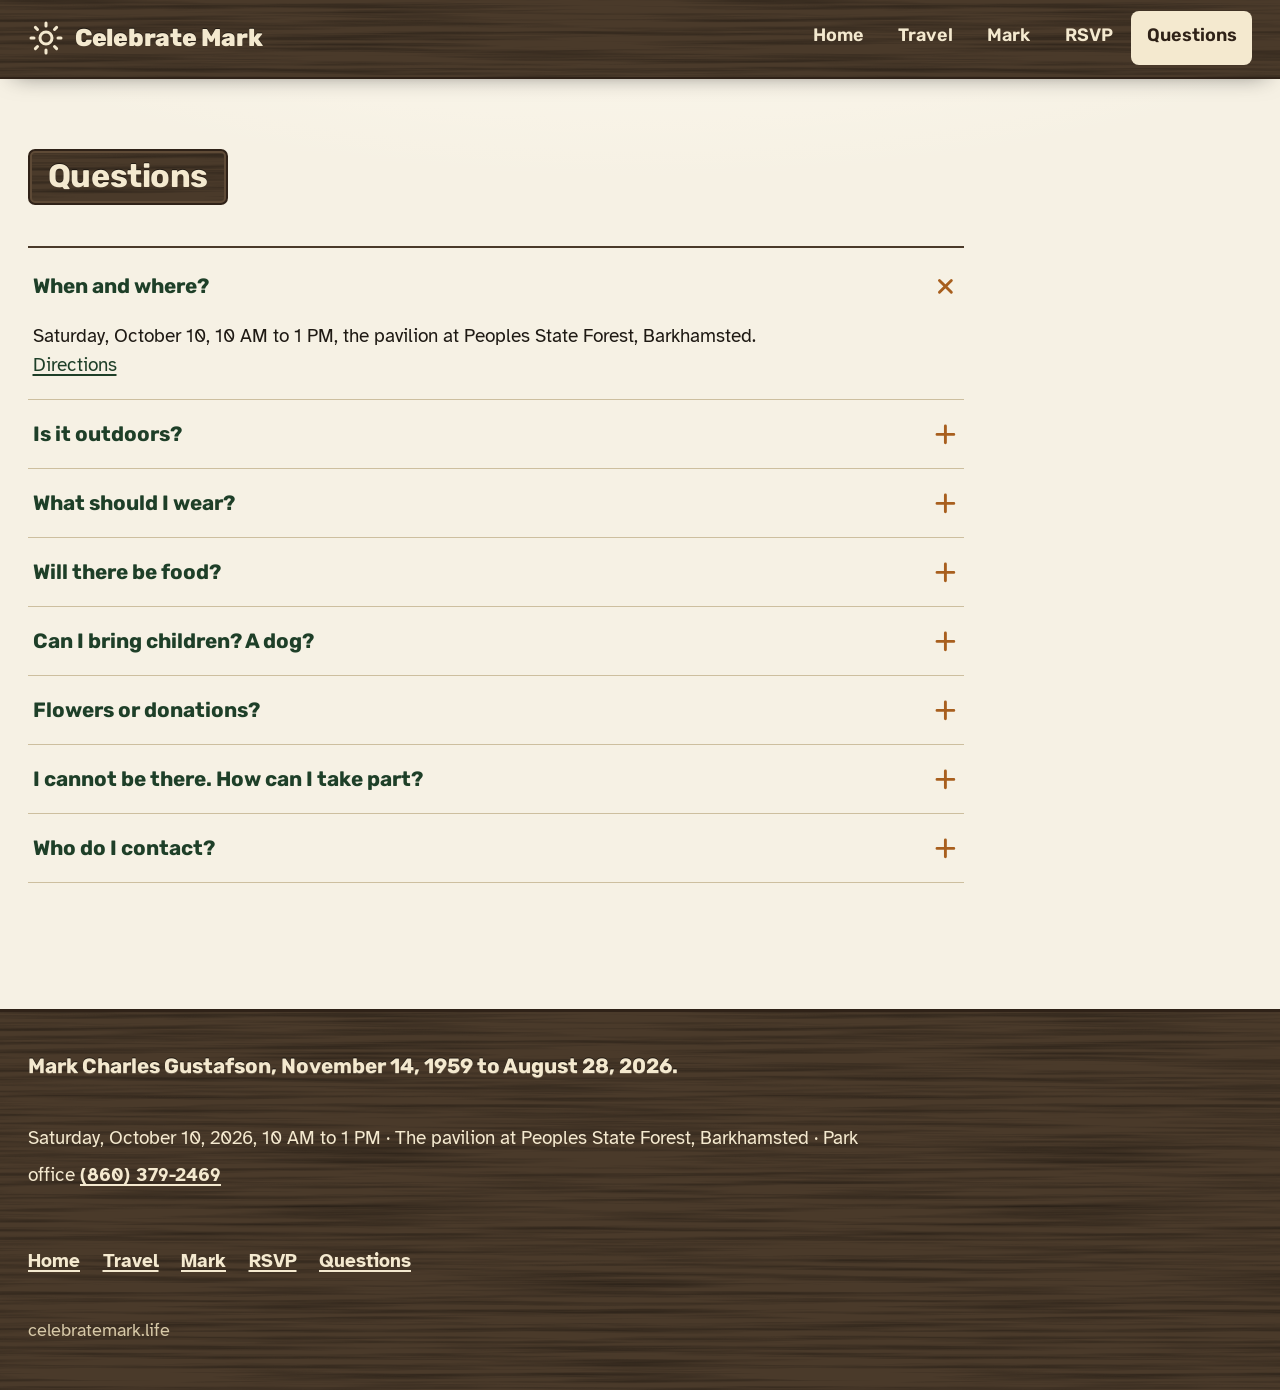
<file: questions.html>
<!DOCTYPE html>
<html lang="en" class="no-js">
<head>
<meta charset="utf-8">
<meta name="viewport" content="width=device-width, initial-scale=1, viewport-fit=cover">
<title>Questions · Celebrate Mark</title>
<meta name="description" content="Questions about Mark Gustafson's celebration of life at Peoples State Forest on October 10, 2026.">
<link rel="canonical" href="https://celebratemark.life/questions.html">
<meta property="og:title" content="Questions · Celebrate Mark">
<meta property="og:description" content="Questions about Mark Gustafson's celebration of life at Peoples State Forest on October 10, 2026.">
<meta property="og:type" content="website">
<meta property="og:url" content="https://celebratemark.life/questions.html">
<meta property="og:image" content="https://celebratemark.life/assets/share-card.png?v=2">
<meta name="theme-color" content="#4a3a2a">
<link rel="icon" href="assets/favicon.svg" type="image/svg+xml">
<link rel="apple-touch-icon" href="assets/apple-touch-icon.png">
<link rel="preconnect" href="https://fonts.googleapis.com">
<link rel="preconnect" href="https://fonts.gstatic.com" crossorigin>
<link rel="stylesheet" href="https://fonts.googleapis.com/css2?family=Atkinson+Hyperlegible:ital,wght@0,400;0,700;1,400&family=Rubik:wght@600;700;800&display=swap">
<link rel="stylesheet" href="assets/styles.css?v=4">
</head>
<body>
<a class="skip-link" href="#main">Skip to main content</a>

<header class="site-header" id="top">
  <div class="wrap">
    <a class="wordmark" href="index.html" aria-label="Celebrate Mark, home">
      <svg viewBox="0 0 24 24" fill="none" stroke="currentColor" stroke-width="2" stroke-linecap="round" stroke-linejoin="round" aria-hidden="true"><circle cx="12" cy="12" r="4"/><path d="M12 2v2M12 20v2M4.93 4.93l1.41 1.41M17.66 17.66l1.41 1.41M2 12h2M20 12h2M4.93 19.07l1.41-1.41M17.66 6.34l1.41-1.41"/></svg>
      <span>Celebrate Mark</span>
    </a>
    <button class="menu-toggle" type="button" aria-expanded="false" aria-controls="site-nav">
      <svg class="ico-menu" viewBox="0 0 24 24" fill="none" stroke="currentColor" stroke-width="2.2" stroke-linecap="round" aria-hidden="true"><path d="M4 7h16M4 12h16M4 17h16"/></svg>
      <svg class="ico-close" viewBox="0 0 24 24" fill="none" stroke="currentColor" stroke-width="2.2" stroke-linecap="round" aria-hidden="true"><path d="M6 6l12 12M18 6L6 18"/></svg>
      <span>Menu</span>
    </button>
    <nav class="site-nav" id="site-nav" aria-label="Site">
      <ul>
        <li><a href="index.html">Home</a></li>
        <li><a href="travel.html">Travel</a></li>
        <li><a href="mark.html">Mark</a></li>
        <li><a href="rsvp.html">RSVP</a></li>
        <li><a href="questions.html" aria-current="page">Questions</a></li>
      </ul>
    </nav>
  </div>
</header>

<main id="main">
<section class="section" aria-labelledby="q-title">
    <div class="wrap">
      <div class="section-head">
        <h1 id="q-title" class="page-title"><span class="plank">Questions</span></h1>
      </div>

      <div class="faq">
        <details open>
          <summary>When and where?<svg viewBox="0 0 24 24" fill="none" stroke="currentColor" stroke-width="2.4" stroke-linecap="round" aria-hidden="true"><path d="M12 5v14M5 12h14"/></svg></summary>
          <div class="answer"><p>Saturday, October 10, 10 AM to 1 PM, the pavilion at Peoples State Forest, Barkhamsted. <a href="travel.html#getting-there">Directions</a></p></div>
        </details>
        <details>
          <summary>Is it outdoors?<svg viewBox="0 0 24 24" fill="none" stroke="currentColor" stroke-width="2.4" stroke-linecap="round" aria-hidden="true"><path d="M12 5v14M5 12h14"/></svg></summary>
          <div class="answer"><p>Yes, under a covered pavilion beside the river.</p></div>
        </details>
        <details>
          <summary>What should I wear?<svg viewBox="0 0 24 24" fill="none" stroke="currentColor" stroke-width="2.4" stroke-linecap="round" aria-hidden="true"><path d="M12 5v14M5 12h14"/></svg></summary>
          <div class="answer"><p>Dressy attire that feels comfortable for the outdoors. The service will be outside, on grass. Be sure to check the weather and bring a raincoat or umbrella if necessary.</p></div>
        </details>
        <details>
          <summary>Will there be food?<svg viewBox="0 0 24 24" fill="none" stroke="currentColor" stroke-width="2.4" stroke-linecap="round" aria-hidden="true"><path d="M12 5v14M5 12h14"/></svg></summary>
          <div class="answer"><p>Light refreshments and coffee will be provided.</p></div>
        </details>
        <details>
          <summary>Can I bring children? A dog?<svg viewBox="0 0 24 24" fill="none" stroke="currentColor" stroke-width="2.4" stroke-linecap="round" aria-hidden="true"><path d="M12 5v14M5 12h14"/></svg></summary>
          <div class="answer"><p>Yes, both. Dogs on a leash.</p></div>
        </details>
        <details>
          <summary>Flowers or donations?<svg viewBox="0 0 24 24" fill="none" stroke="currentColor" stroke-width="2.4" stroke-linecap="round" aria-hidden="true"><path d="M12 5v14M5 12h14"/></svg></summary>
          <div class="answer"><p>Instead of flowers, a gift to <a href="https://pro.gofundme.com/give/399292#!/donation/checkout" target="_blank" rel="noopener">Big Brothers Big Sisters of Connecticut</a>.</p></div>
        </details>
        <details>
          <summary>I cannot be there. How can I take part?<svg viewBox="0 0 24 24" fill="none" stroke="currentColor" stroke-width="2.4" stroke-linecap="round" aria-hidden="true"><path d="M12 5v14M5 12h14"/></svg></summary>
          <div class="answer"><p><a href="mark.html#memory">Share a memory</a> or <a href="mark.html#photos">send photos</a>.</p></div>
        </details>
        <details>
          <summary>Who do I contact?<svg viewBox="0 0 24 24" fill="none" stroke="currentColor" stroke-width="2.4" stroke-linecap="round" aria-hidden="true"><path d="M12 5v14M5 12h14"/></svg></summary>
          <div class="answer"><p>Alex and Molly, through the <a href="rsvp.html">RSVP form</a>.</p></div>
        </details>
      </div>
    </div>
  </section>

</main>

<footer class="site-footer">
  <div class="wrap">
    <p class="memo routed">Mark Charles Gustafson, November 14, 1959 to August 28, 2026.</p>
    <p>Saturday, October 10, 2026, 10 AM to 1 PM · The pavilion at Peoples State Forest, Barkhamsted · Park office <a href="tel:+18603792469">(860) 379-2469</a></p>
    <nav aria-label="Footer">
      <ul>
        <li><a href="index.html">Home</a></li>
        <li><a href="travel.html">Travel</a></li>
        <li><a href="mark.html">Mark</a></li>
        <li><a href="rsvp.html">RSVP</a></li>
        <li><a href="questions.html">Questions</a></li>
      </ul>
    </nav>
    <p class="fine" style="color:var(--cream-dim)">celebratemark.life</p>
  </div>
</footer>

<script src="assets/site.js?v=3" defer></script>
</body>
</html>
</file>
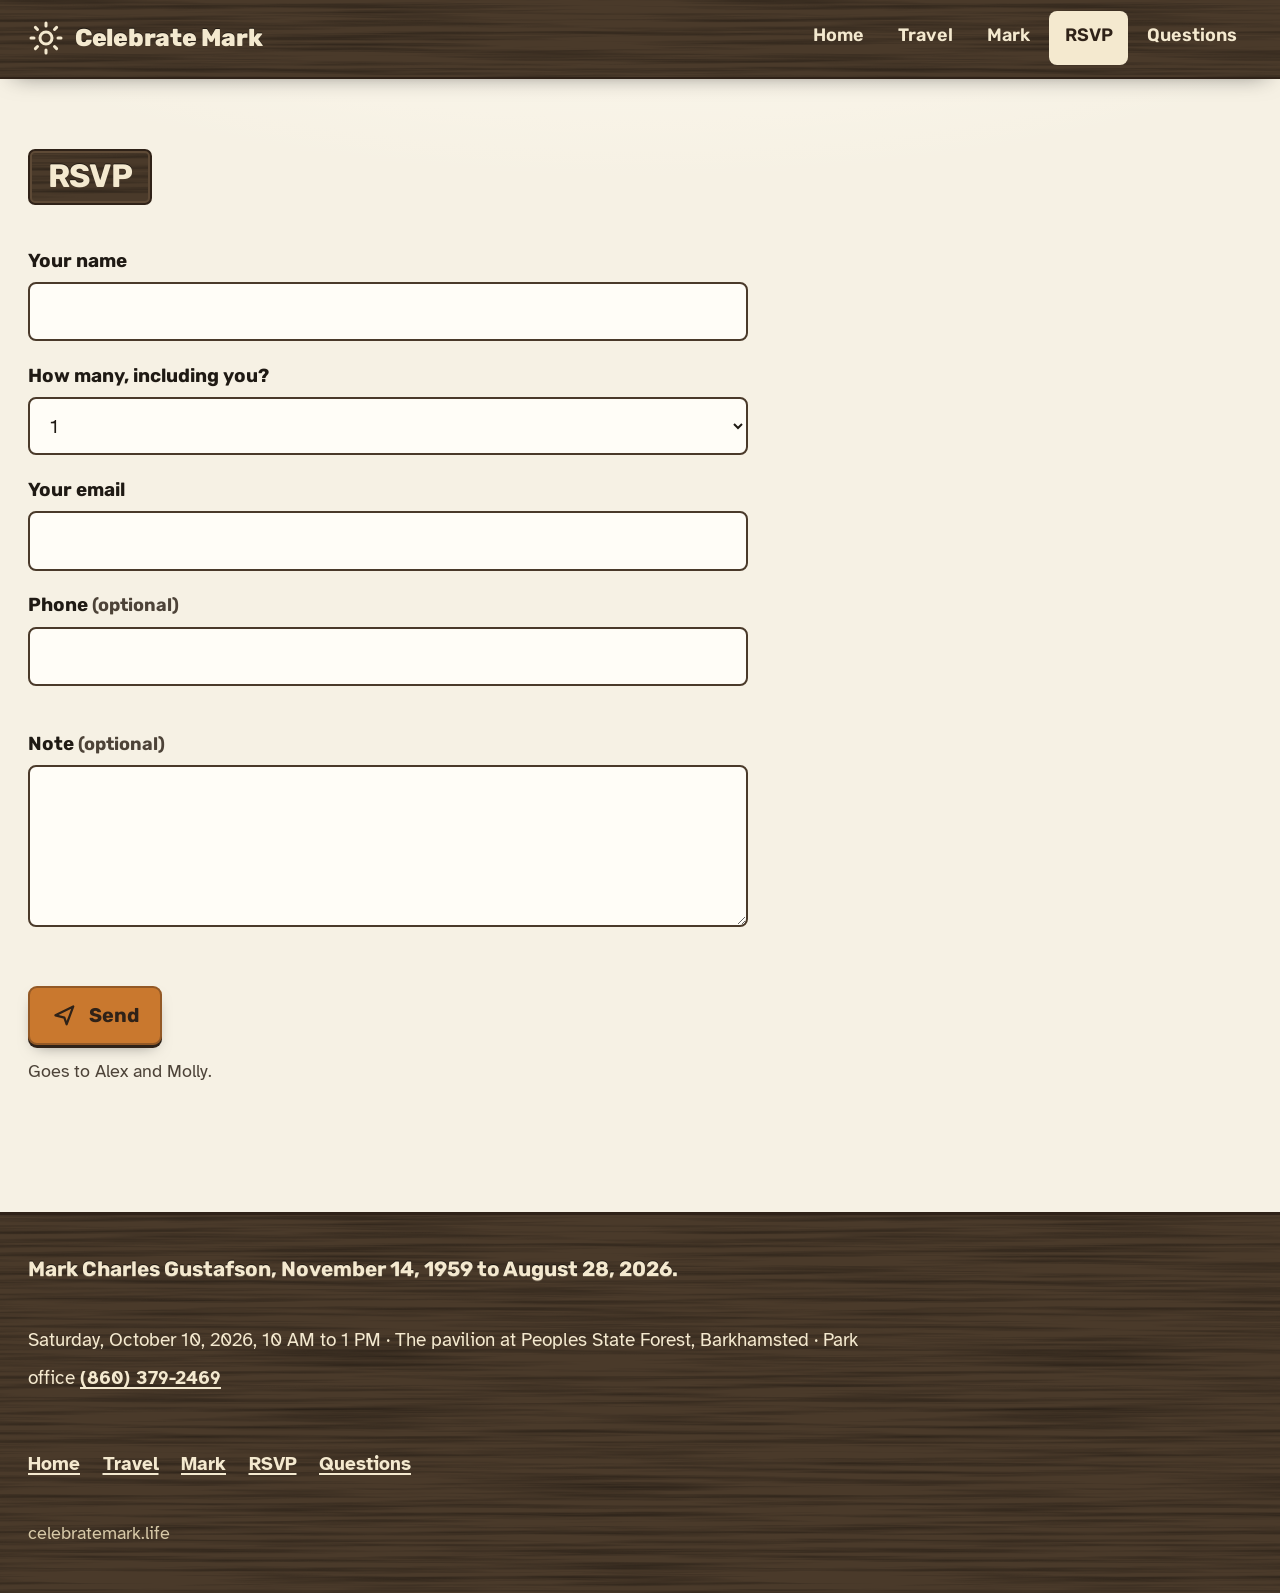
<file: rsvp.html>
<!DOCTYPE html>
<html lang="en" class="no-js">
<head>
<meta charset="utf-8">
<meta name="viewport" content="width=device-width, initial-scale=1, viewport-fit=cover">
<title>RSVP · Celebrate Mark</title>
<meta name="description" content="RSVP for Mark Gustafson's celebration of life, Saturday, October 10, 2026.">
<link rel="canonical" href="https://celebratemark.life/rsvp.html">
<meta property="og:title" content="RSVP · Celebrate Mark">
<meta property="og:description" content="RSVP for Mark Gustafson's celebration of life, Saturday, October 10, 2026.">
<meta property="og:type" content="website">
<meta property="og:url" content="https://celebratemark.life/rsvp.html">
<meta property="og:image" content="https://celebratemark.life/assets/share-card.png?v=2">
<meta name="theme-color" content="#4a3a2a">
<link rel="icon" href="assets/favicon.svg" type="image/svg+xml">
<link rel="apple-touch-icon" href="assets/apple-touch-icon.png">
<link rel="preconnect" href="https://fonts.googleapis.com">
<link rel="preconnect" href="https://fonts.gstatic.com" crossorigin>
<link rel="stylesheet" href="https://fonts.googleapis.com/css2?family=Atkinson+Hyperlegible:ital,wght@0,400;0,700;1,400&family=Rubik:wght@600;700;800&display=swap">
<link rel="stylesheet" href="assets/styles.css?v=4">
</head>
<body>
<a class="skip-link" href="#main">Skip to main content</a>

<header class="site-header" id="top">
  <div class="wrap">
    <a class="wordmark" href="index.html" aria-label="Celebrate Mark, home">
      <svg viewBox="0 0 24 24" fill="none" stroke="currentColor" stroke-width="2" stroke-linecap="round" stroke-linejoin="round" aria-hidden="true"><circle cx="12" cy="12" r="4"/><path d="M12 2v2M12 20v2M4.93 4.93l1.41 1.41M17.66 17.66l1.41 1.41M2 12h2M20 12h2M4.93 19.07l1.41-1.41M17.66 6.34l1.41-1.41"/></svg>
      <span>Celebrate Mark</span>
    </a>
    <button class="menu-toggle" type="button" aria-expanded="false" aria-controls="site-nav">
      <svg class="ico-menu" viewBox="0 0 24 24" fill="none" stroke="currentColor" stroke-width="2.2" stroke-linecap="round" aria-hidden="true"><path d="M4 7h16M4 12h16M4 17h16"/></svg>
      <svg class="ico-close" viewBox="0 0 24 24" fill="none" stroke="currentColor" stroke-width="2.2" stroke-linecap="round" aria-hidden="true"><path d="M6 6l12 12M18 6L6 18"/></svg>
      <span>Menu</span>
    </button>
    <nav class="site-nav" id="site-nav" aria-label="Site">
      <ul>
        <li><a href="index.html">Home</a></li>
        <li><a href="travel.html">Travel</a></li>
        <li><a href="mark.html">Mark</a></li>
        <li><a href="rsvp.html" aria-current="page">RSVP</a></li>
        <li><a href="questions.html">Questions</a></li>
      </ul>
    </nav>
  </div>
</header>

<main id="main">
<section class="section" aria-labelledby="rsvp-title" id="rsvp">
    <div class="wrap">
      <div class="section-head">
        <h1 id="rsvp-title" class="page-title"><span class="plank">RSVP</span></h1>
      </div>

      <!-- FAMILY: forms are delivered by FormSubmit (formsubmit.co). data-mail is the main recipient and must be activated with FormSubmit; data-cc gets a copy. Both are base64 so they are not readable in the page. See README.md. -->
      <form class="form" action="https://formsubmit.co/" method="POST" data-check data-mail="bW9sbHlnLmJhcnN0b3dAZ21haWwuY29t" data-cc="YWxleGd1c3RhZnNvbkBtZS5jb20=" novalidate>
        <input type="hidden" name="_subject" value="RSVP for Mark's celebration of life">
        <input type="hidden" name="_cc" value="">
        <input type="hidden" name="_template" value="table">
        <input type="hidden" name="_captcha" value="false">
        <input type="hidden" name="_next" value="https://celebratemark.life/thanks.html">
        <input type="hidden" name="Form" value="RSVP">
        <div class="honey" aria-hidden="true"><label>Leave this empty<input type="text" name="_honey" tabindex="-1" autocomplete="off"></label></div>

        <fieldset>
                    <div class="field">
            <label for="rsvp-name">Your name</label>
            <input id="rsvp-name" name="Name" type="text" autocomplete="name" required aria-required="true">
            <span class="error">Please tell us your name.</span>
          </div>
          <div class="field">
            <label for="rsvp-count">How many, including you?</label>
            <select id="rsvp-count" name="Number of people">
              <option>1</option><option>2</option><option>3</option><option>4</option><option>5</option><option>6</option><option>7 or more</option>
            </select>
          </div>
          <div class="field">
            <label for="rsvp-email">Your email</label>
            <input id="rsvp-email" name="email" type="email" autocomplete="email" inputmode="email" required aria-required="true">
            <span class="error">Please enter a valid email.</span>
          </div>
          <div class="field">
            <label for="rsvp-phone">Phone <span class="fine">(optional)</span></label>
            <input id="rsvp-phone" name="Phone" type="tel" autocomplete="tel" inputmode="tel">
          </div>
        </fieldset>

        <fieldset>
                    <div class="field">
            <label for="rsvp-note">Note <span class="fine">(optional)</span></label>
            <textarea id="rsvp-note" name="Note" rows="4"></textarea>
          </div>
        </fieldset>

        <button class="plaque plaque--blaze" type="submit">
          <svg viewBox="0 0 24 24" fill="none" stroke="currentColor" stroke-width="2" stroke-linecap="round" stroke-linejoin="round" aria-hidden="true"><path d="M4 12l16-8-6 16-2-6-8-2z"/></svg>
          <span class="label">Send</span>
        </button>
        <p class="form-note fine">Goes to Alex and Molly.</p>
      </form>
    </div>
  </section>

</main>

<footer class="site-footer">
  <div class="wrap">
    <p class="memo routed">Mark Charles Gustafson, November 14, 1959 to August 28, 2026.</p>
    <p>Saturday, October 10, 2026, 10 AM to 1 PM · The pavilion at Peoples State Forest, Barkhamsted · Park office <a href="tel:+18603792469">(860) 379-2469</a></p>
    <nav aria-label="Footer">
      <ul>
        <li><a href="index.html">Home</a></li>
        <li><a href="travel.html">Travel</a></li>
        <li><a href="mark.html">Mark</a></li>
        <li><a href="rsvp.html">RSVP</a></li>
        <li><a href="questions.html">Questions</a></li>
      </ul>
    </nav>
    <p class="fine" style="color:var(--cream-dim)">celebratemark.life</p>
  </div>
</footer>

<script src="assets/site.js?v=3" defer></script>
</body>
</html>
</file>
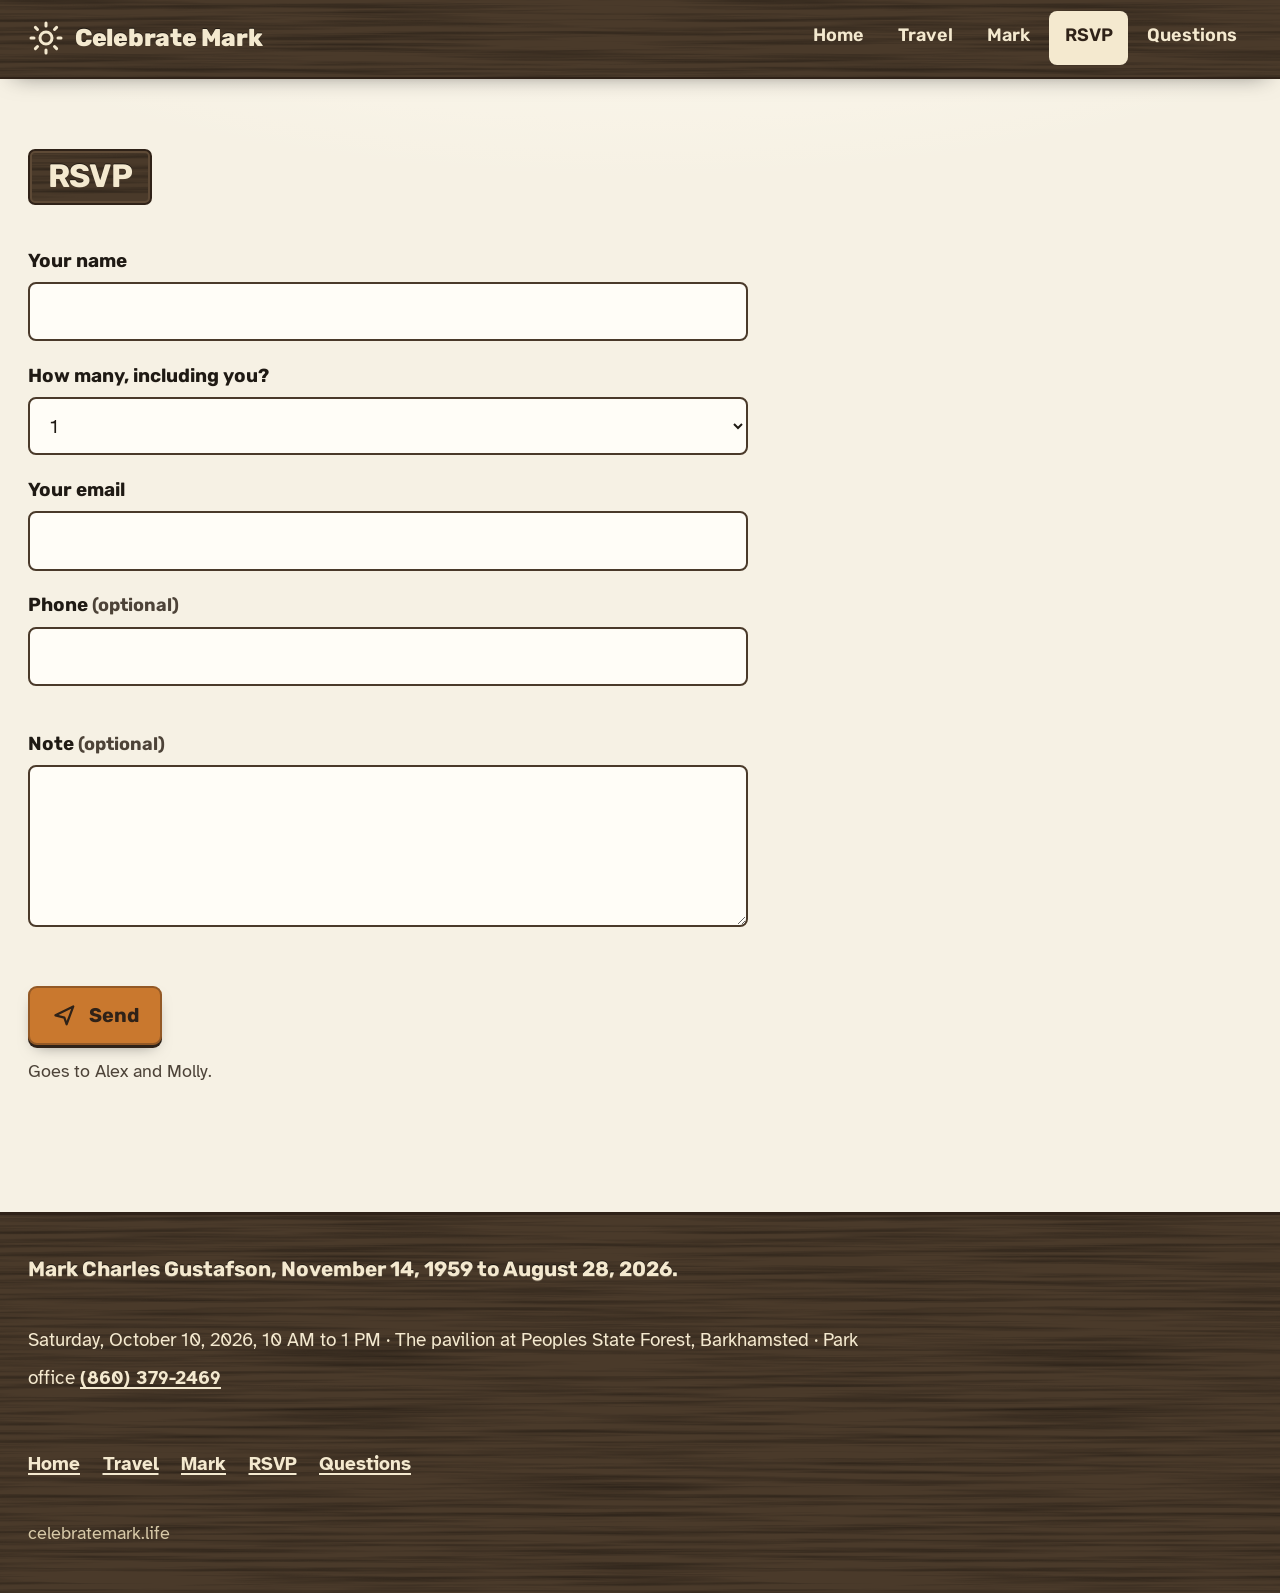
<file: share.html>
<!DOCTYPE html>
<html lang="en">
<head>
<meta charset="utf-8">
<title>Moved · Celebrate Mark</title>
<meta name="robots" content="noindex">
<link rel="canonical" href="https://celebratemark.life/rsvp.html">
<meta http-equiv="refresh" content="0; url=rsvp.html">
<script>location.replace(location.hash==='#memory'?'mark.html#memory':location.hash==='#photos'?'mark.html#photos':'rsvp.html');</script>
</head>
<body>
<p>This page moved. <a href="rsvp.html">Continue</a>.</p>
</body>
</html>
</file>
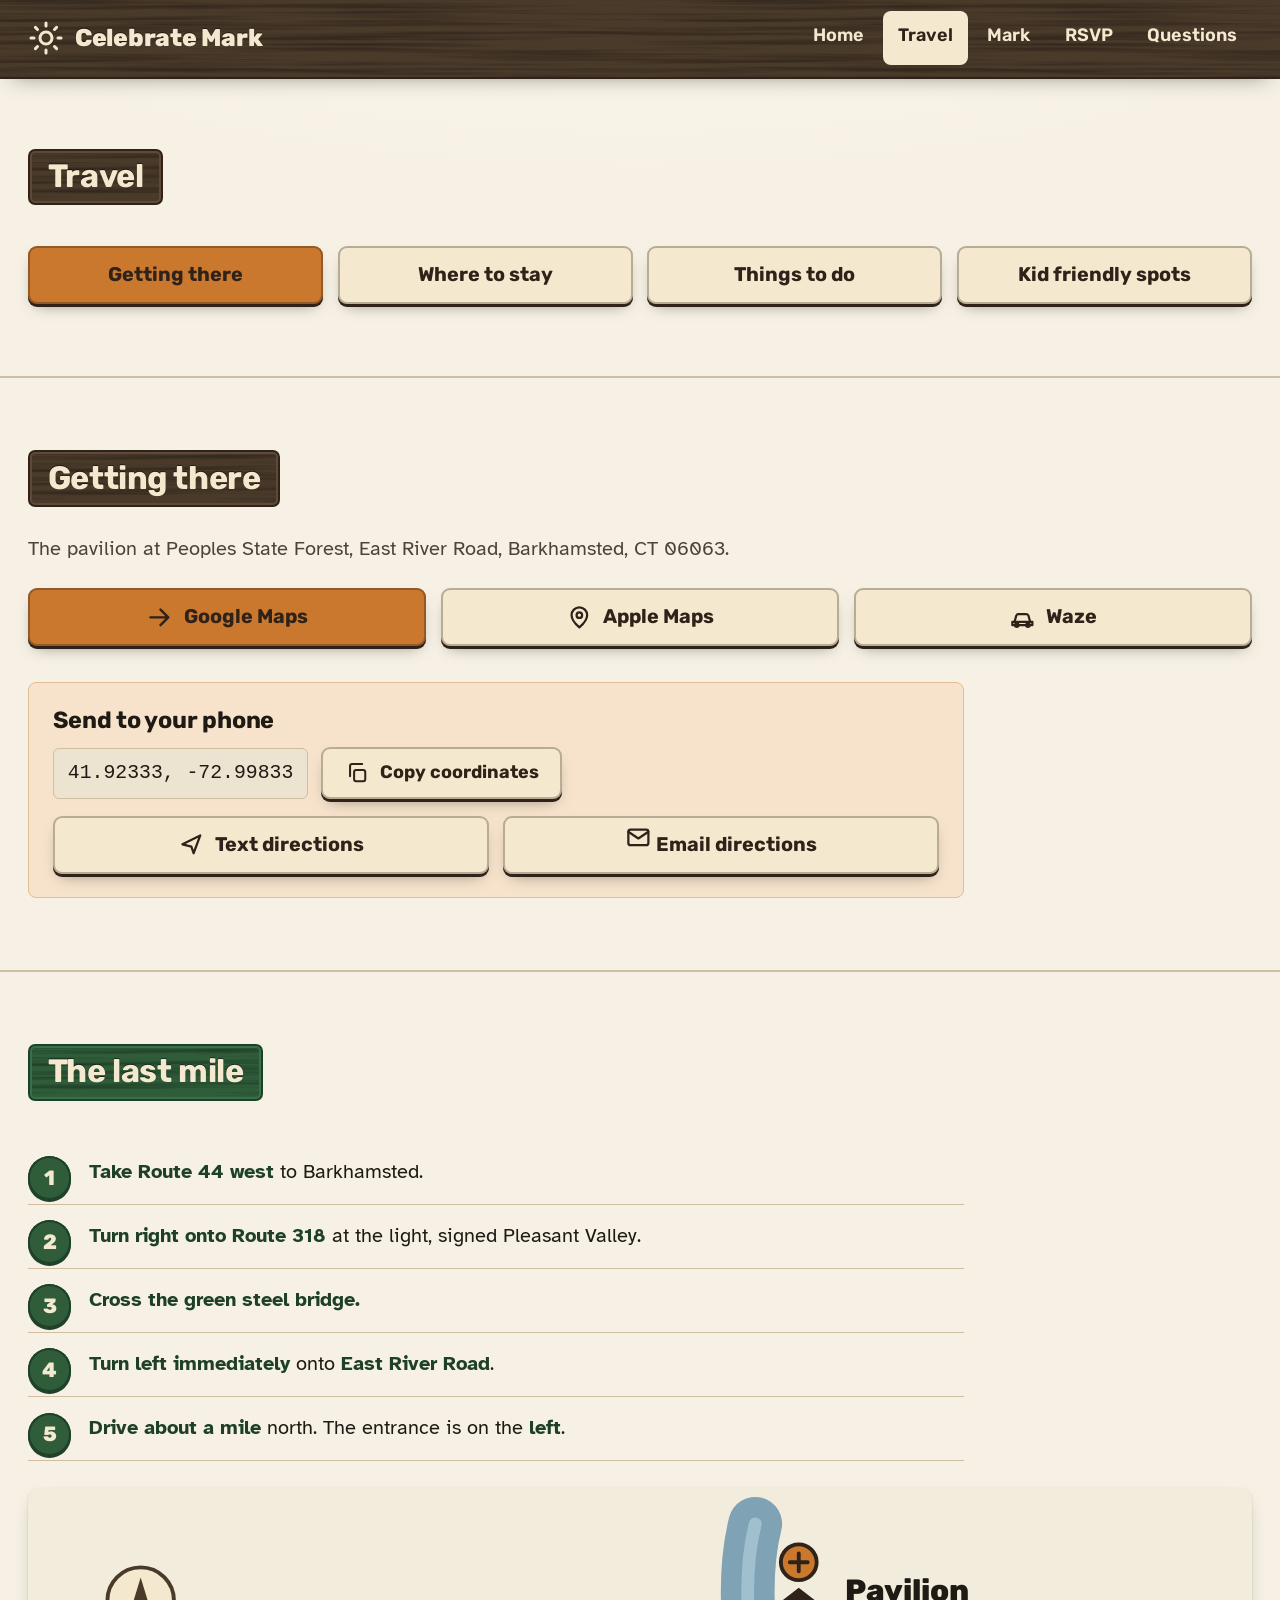
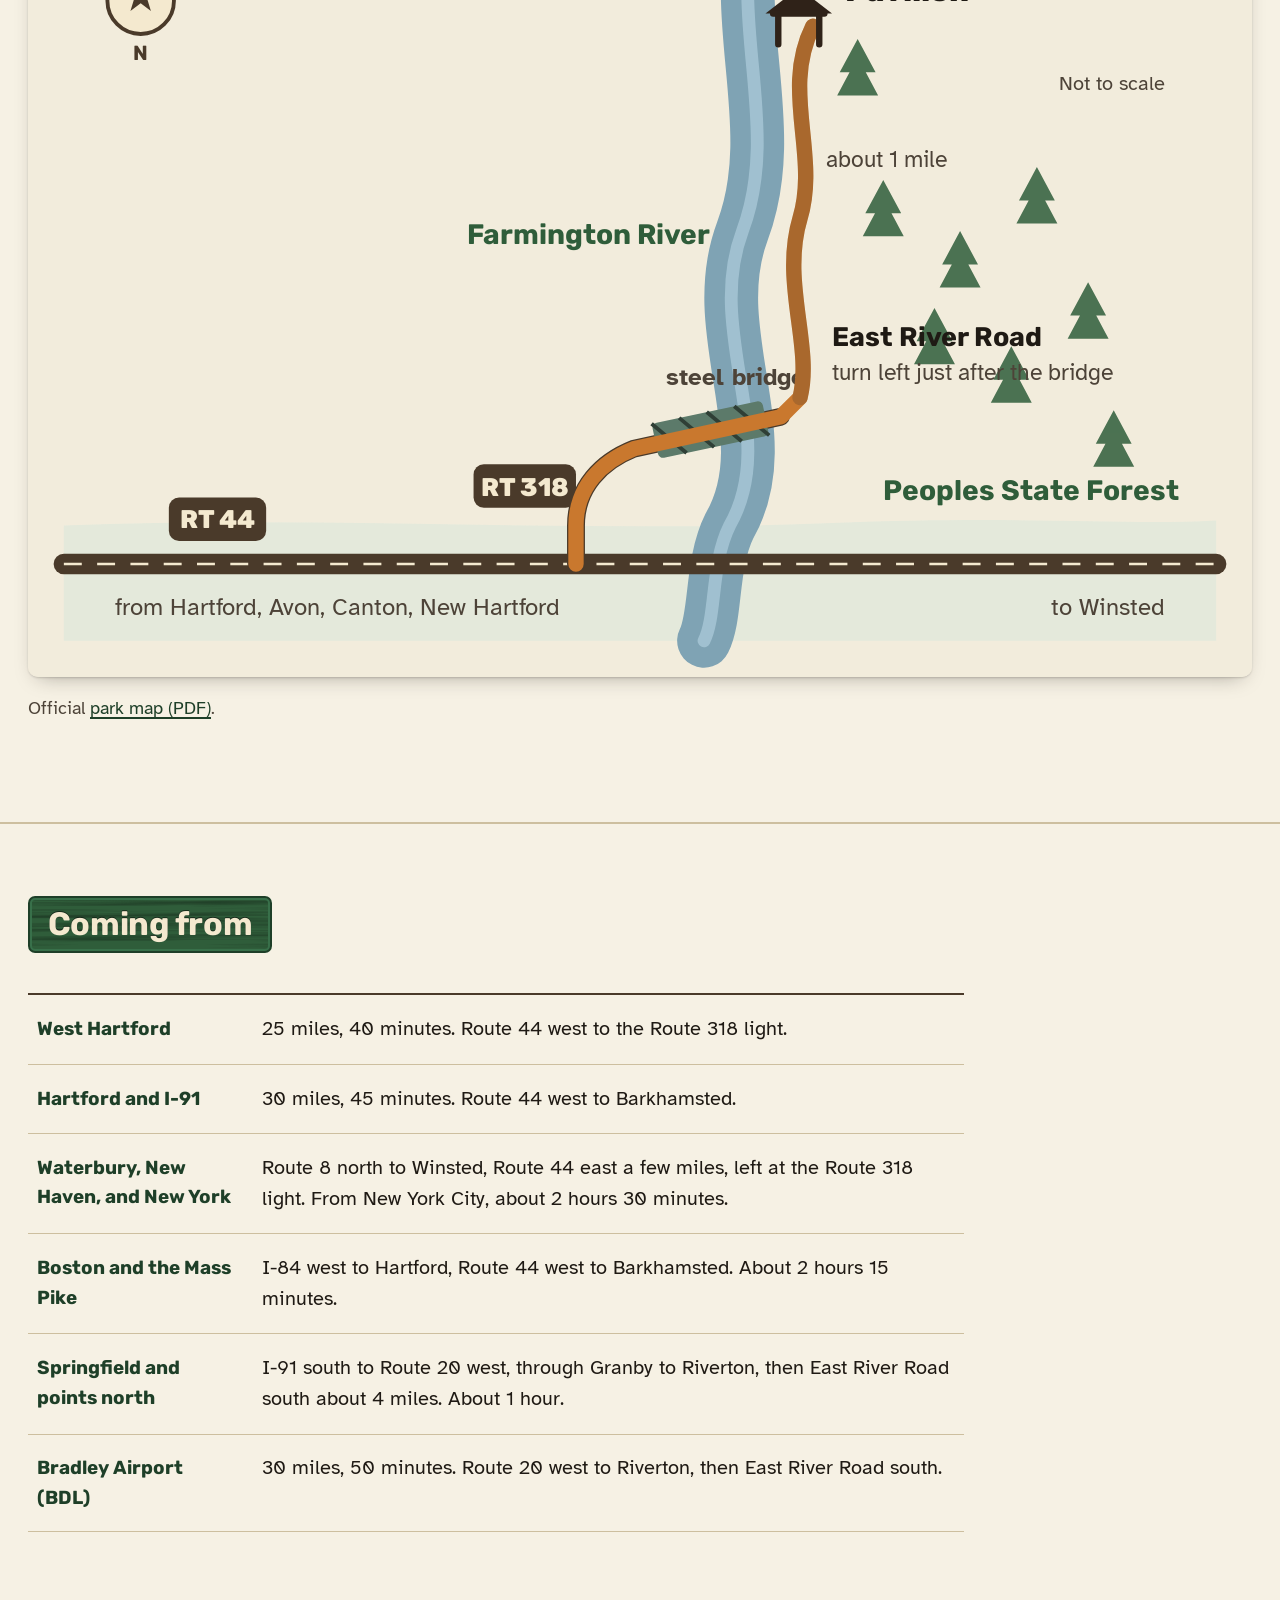
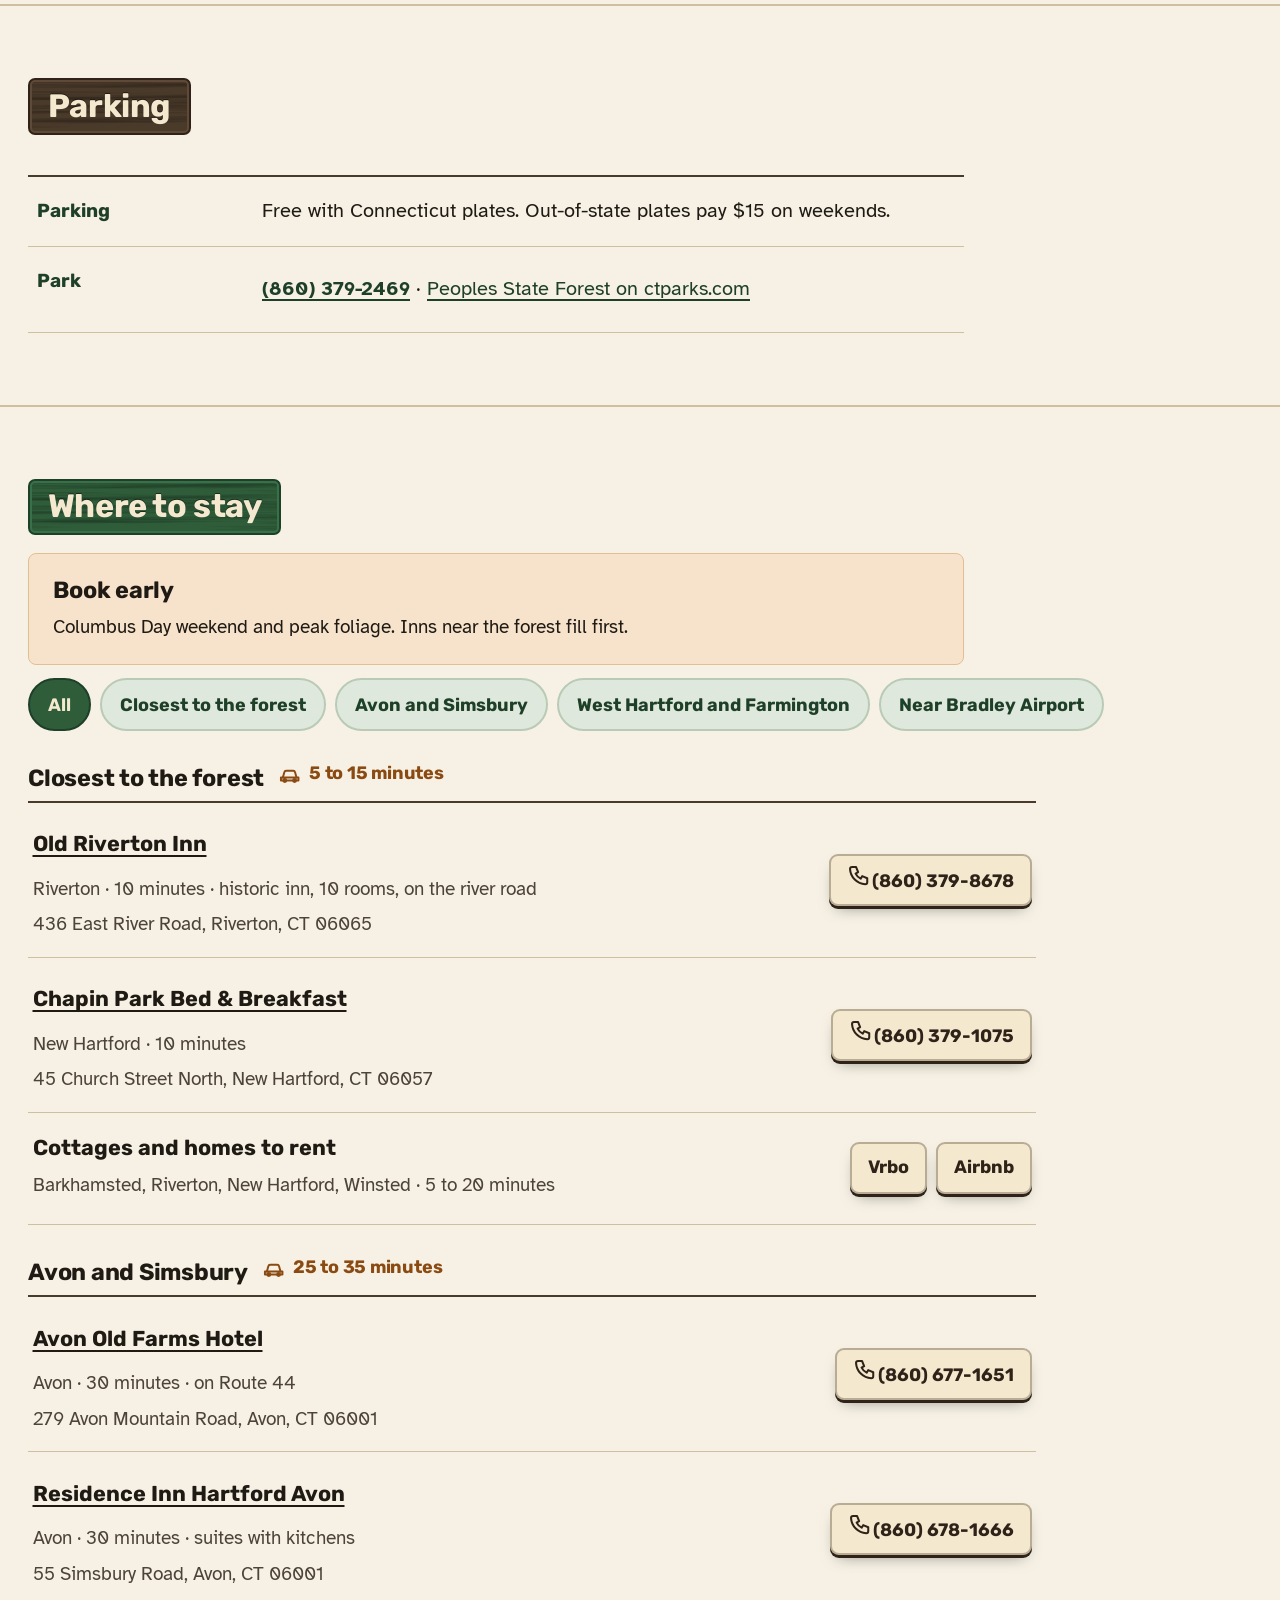
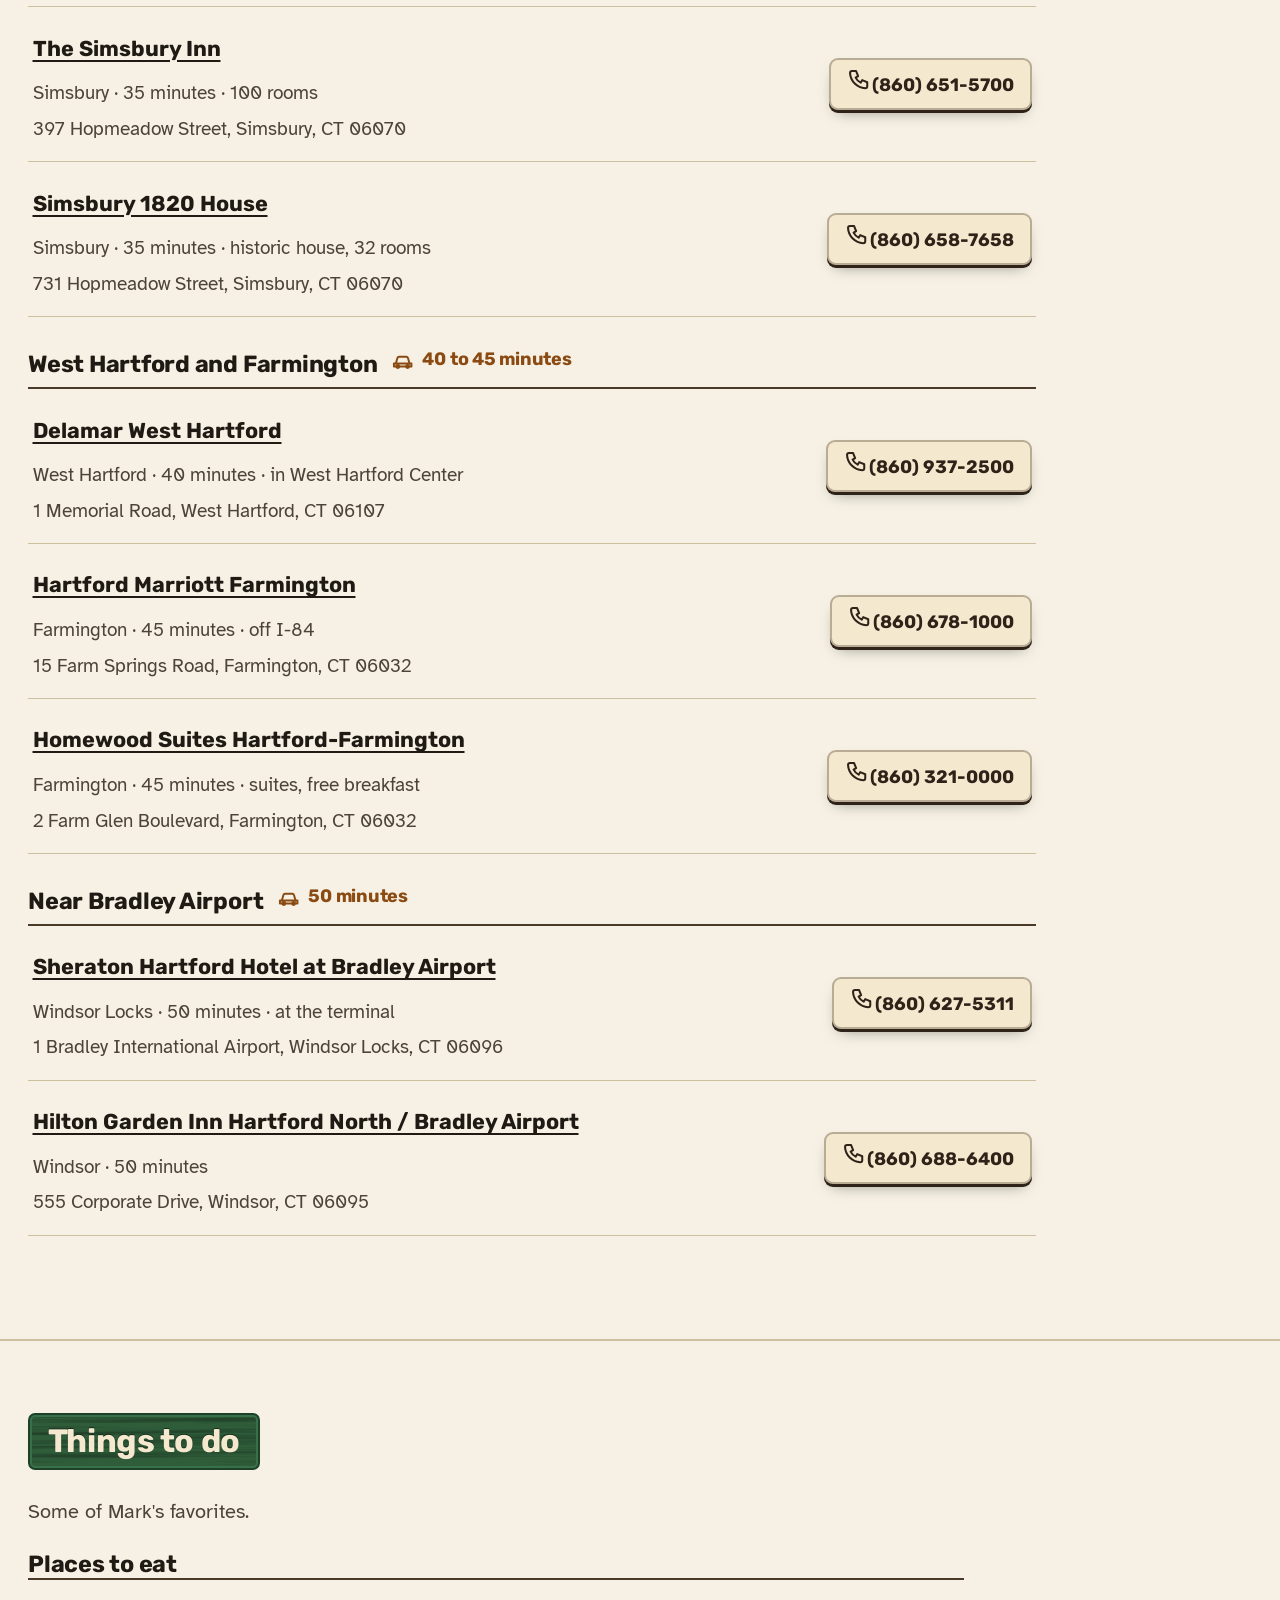
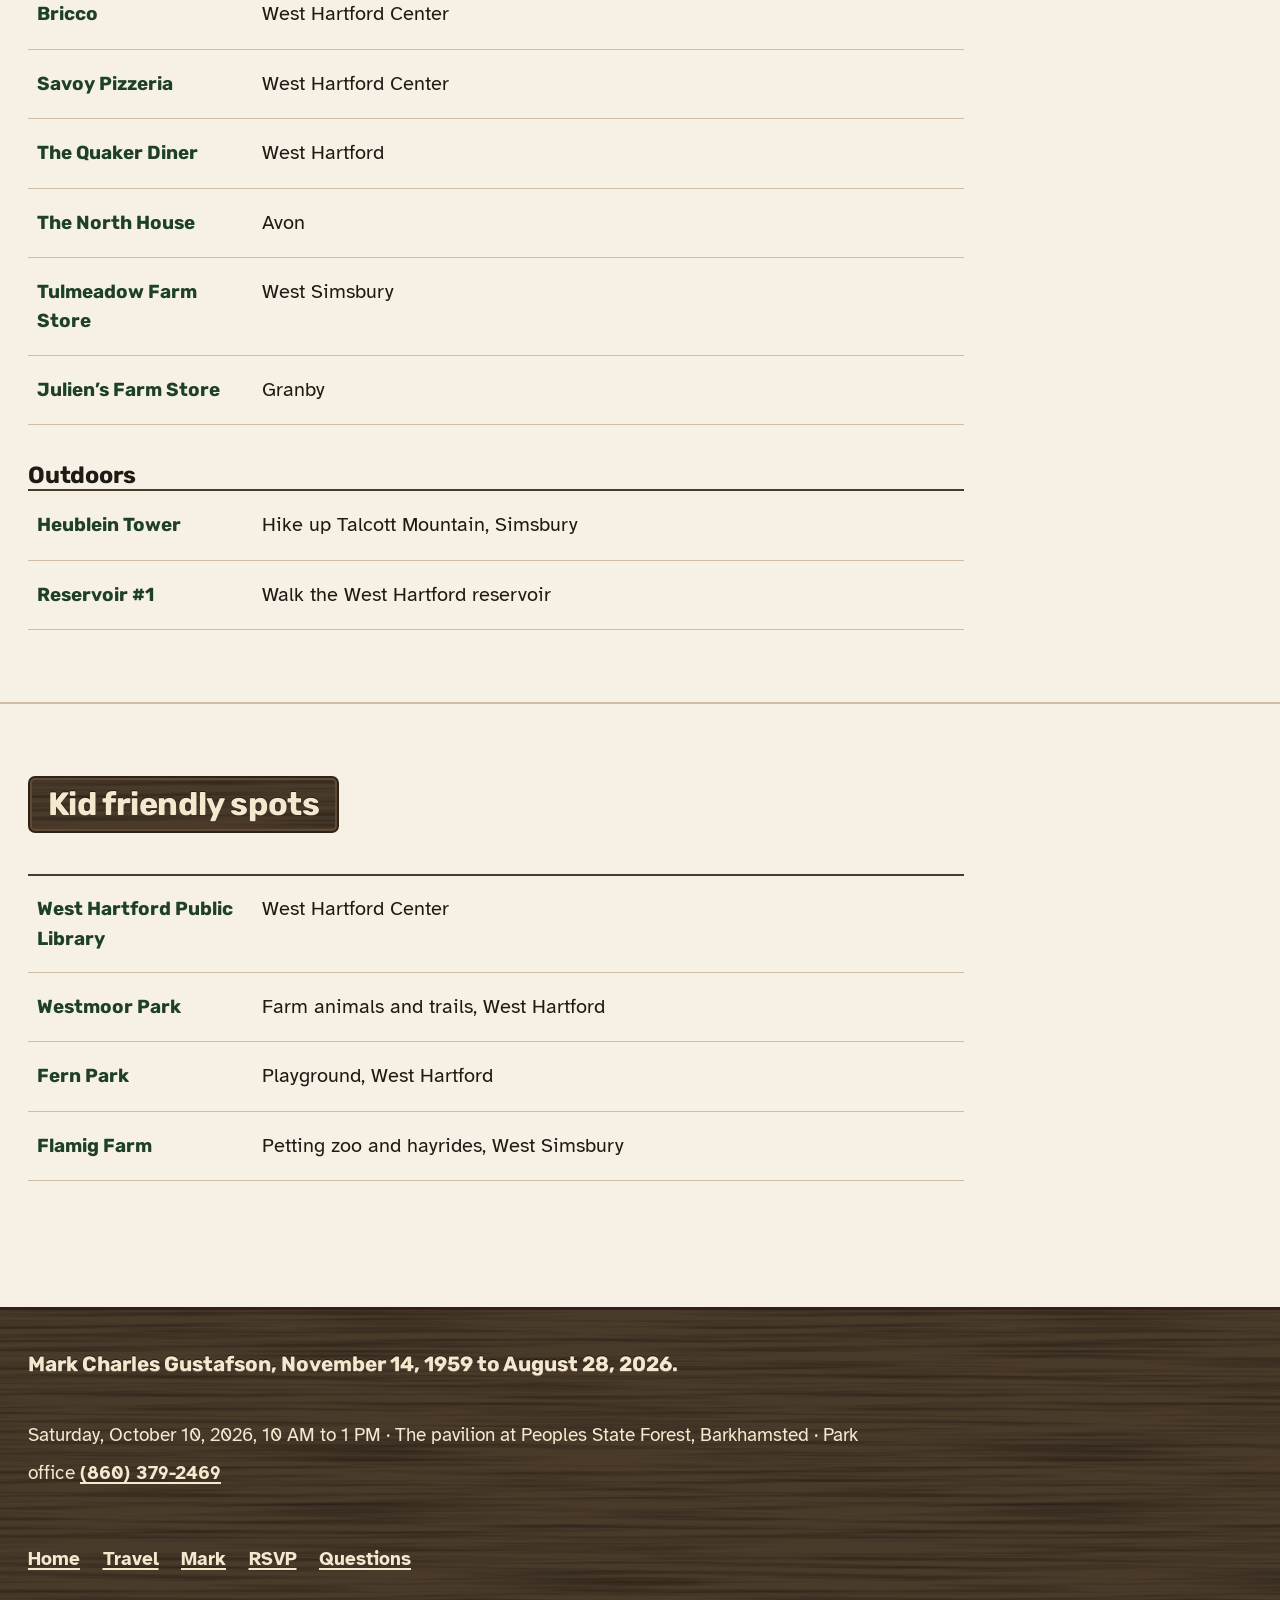
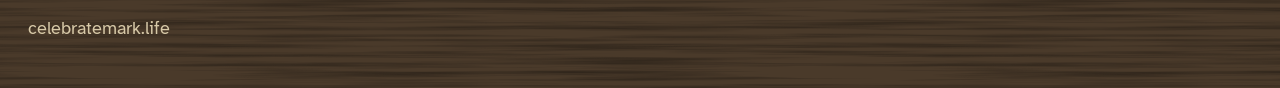
<file: stay.html>
<!DOCTYPE html>
<html lang="en">
<head>
<meta charset="utf-8">
<title>Moved · Celebrate Mark</title>
<meta name="robots" content="noindex">
<link rel="canonical" href="https://celebratemark.life/travel.html">
<meta http-equiv="refresh" content="0; url=travel.html">
<script>location.replace('travel.html'+(location.hash||'#where-to-stay'));</script>
</head>
<body>
<p>This page moved. <a href="travel.html">Continue</a>.</p>
</body>
</html>
</file>
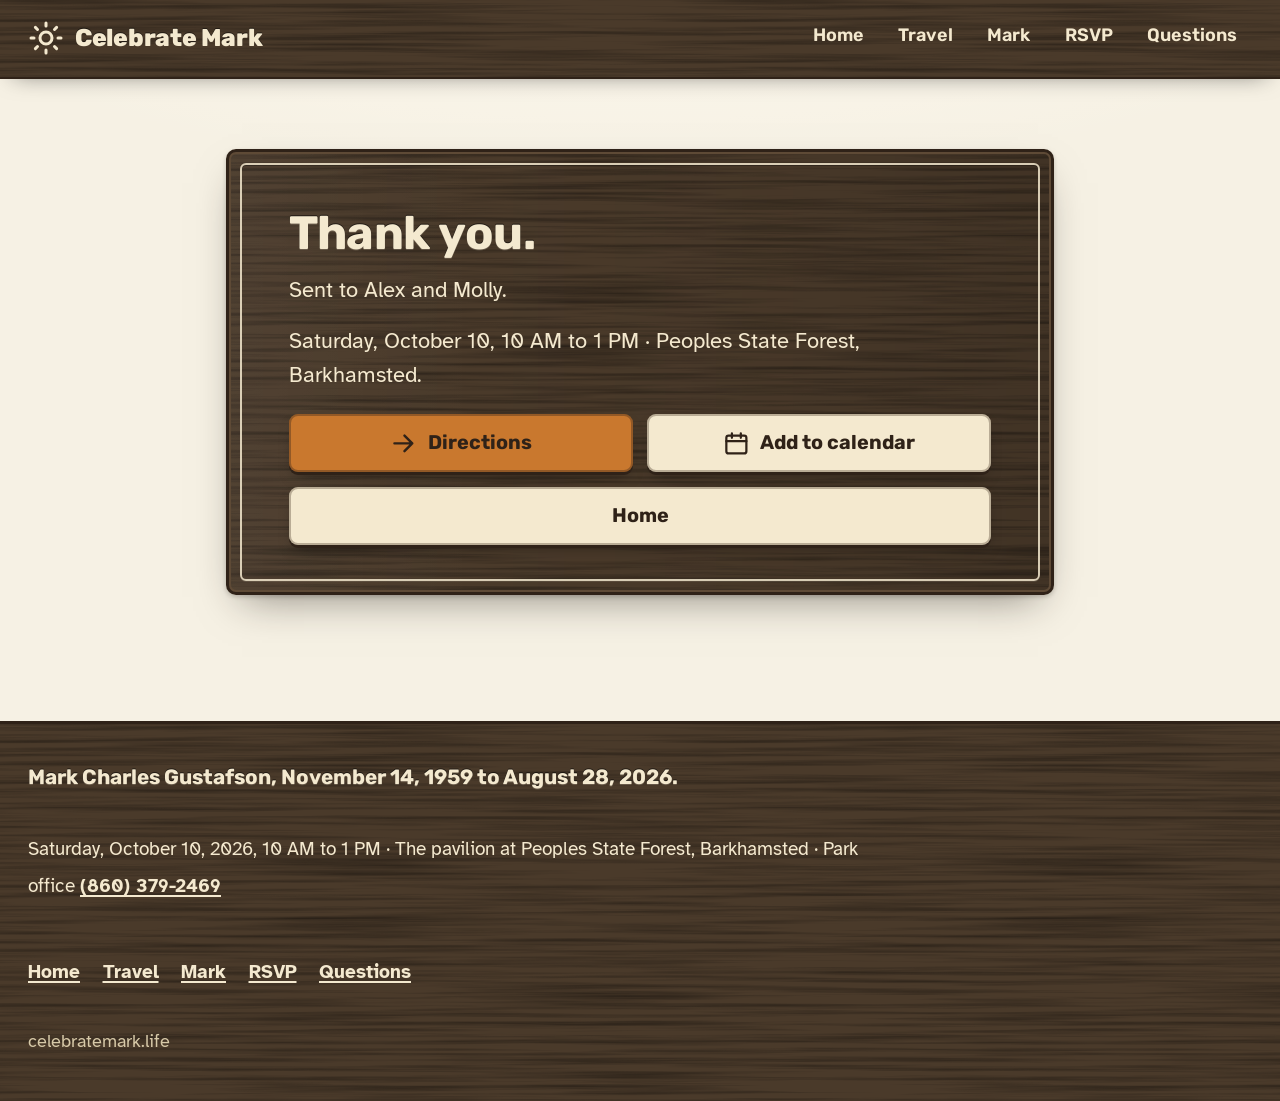
<file: thanks.html>
<!DOCTYPE html>
<html lang="en" class="no-js">
<head>
<meta charset="utf-8">
<meta name="viewport" content="width=device-width, initial-scale=1, viewport-fit=cover">
<title>Thank you · Celebrate Mark</title>
<meta name="description" content="Your message has reached the family.">
<link rel="canonical" href="https://celebratemark.life/thanks.html">
<meta property="og:title" content="Thank you · Celebrate Mark">
<meta property="og:description" content="Your message has reached the family.">
<meta property="og:type" content="website">
<meta property="og:url" content="https://celebratemark.life/thanks.html">
<meta property="og:image" content="https://celebratemark.life/assets/share-card.png?v=2">
<meta name="theme-color" content="#4a3a2a">
<meta name="robots" content="noindex">
<link rel="icon" href="assets/favicon.svg" type="image/svg+xml">
<link rel="apple-touch-icon" href="assets/apple-touch-icon.png">
<link rel="preconnect" href="https://fonts.googleapis.com">
<link rel="preconnect" href="https://fonts.gstatic.com" crossorigin>
<link rel="stylesheet" href="https://fonts.googleapis.com/css2?family=Atkinson+Hyperlegible:ital,wght@0,400;0,700;1,400&family=Rubik:wght@600;700;800&display=swap">
<link rel="stylesheet" href="assets/styles.css?v=4">
</head>
<body>
<a class="skip-link" href="#main">Skip to main content</a>

<header class="site-header" id="top">
  <div class="wrap">
    <a class="wordmark" href="index.html" aria-label="Celebrate Mark, home">
      <svg viewBox="0 0 24 24" fill="none" stroke="currentColor" stroke-width="2" stroke-linecap="round" stroke-linejoin="round" aria-hidden="true"><circle cx="12" cy="12" r="4"/><path d="M12 2v2M12 20v2M4.93 4.93l1.41 1.41M17.66 17.66l1.41 1.41M2 12h2M20 12h2M4.93 19.07l1.41-1.41M17.66 6.34l1.41-1.41"/></svg>
      <span>Celebrate Mark</span>
    </a>
    <button class="menu-toggle" type="button" aria-expanded="false" aria-controls="site-nav">
      <svg class="ico-menu" viewBox="0 0 24 24" fill="none" stroke="currentColor" stroke-width="2.2" stroke-linecap="round" aria-hidden="true"><path d="M4 7h16M4 12h16M4 17h16"/></svg>
      <svg class="ico-close" viewBox="0 0 24 24" fill="none" stroke="currentColor" stroke-width="2.2" stroke-linecap="round" aria-hidden="true"><path d="M6 6l12 12M18 6L6 18"/></svg>
      <span>Menu</span>
    </button>
    <nav class="site-nav" id="site-nav" aria-label="Site">
      <ul>
        <li><a href="index.html">Home</a></li>
        <li><a href="travel.html">Travel</a></li>
        <li><a href="mark.html">Mark</a></li>
        <li><a href="rsvp.html">RSVP</a></li>
        <li><a href="questions.html">Questions</a></li>
      </ul>
    </nav>
  </div>
</header>

<main id="main">
<section class="section" aria-labelledby="thanks-title">
    <div class="narrow">
      <div class="board">
        <h1 id="thanks-title" class="routed board-title">Thank you.</h1>
        <p class="board-text">Sent to Alex and Molly.</p>
        <p class="board-text">Saturday, October 10, 10 AM to 1 PM · Peoples State Forest, Barkhamsted.</p>
        <div class="plaque-row">
          <a class="plaque plaque--blaze" href="travel.html#getting-there">
            <svg viewBox="0 0 24 24" fill="none" stroke="currentColor" stroke-width="2.2" stroke-linecap="round" stroke-linejoin="round" aria-hidden="true"><path d="M4 12h16M13 5l7 7-7 7"/></svg>
            Directions
          </a>
          <a class="plaque" href="celebrate-mark.ics" download="celebrate-mark.ics">
            <svg viewBox="0 0 24 24" fill="none" stroke="currentColor" stroke-width="2" stroke-linecap="round" stroke-linejoin="round" aria-hidden="true"><rect x="3" y="5" width="18" height="16" rx="2"/><path d="M3 10h18M8 3v4M16 3v4"/></svg>
            Add to calendar
          </a>
          <a class="plaque" href="index.html">Home</a>
        </div>
      </div>
    </div>
  </section>

</main>

<footer class="site-footer">
  <div class="wrap">
    <p class="memo routed">Mark Charles Gustafson, November 14, 1959 to August 28, 2026.</p>
    <p>Saturday, October 10, 2026, 10 AM to 1 PM · The pavilion at Peoples State Forest, Barkhamsted · Park office <a href="tel:+18603792469">(860) 379-2469</a></p>
    <nav aria-label="Footer">
      <ul>
        <li><a href="index.html">Home</a></li>
        <li><a href="travel.html">Travel</a></li>
        <li><a href="mark.html">Mark</a></li>
        <li><a href="rsvp.html">RSVP</a></li>
        <li><a href="questions.html">Questions</a></li>
      </ul>
    </nav>
    <p class="fine" style="color:var(--cream-dim)">celebratemark.life</p>
  </div>
</footer>

<script src="assets/site.js?v=3" defer></script>
</body>
</html>
</file>
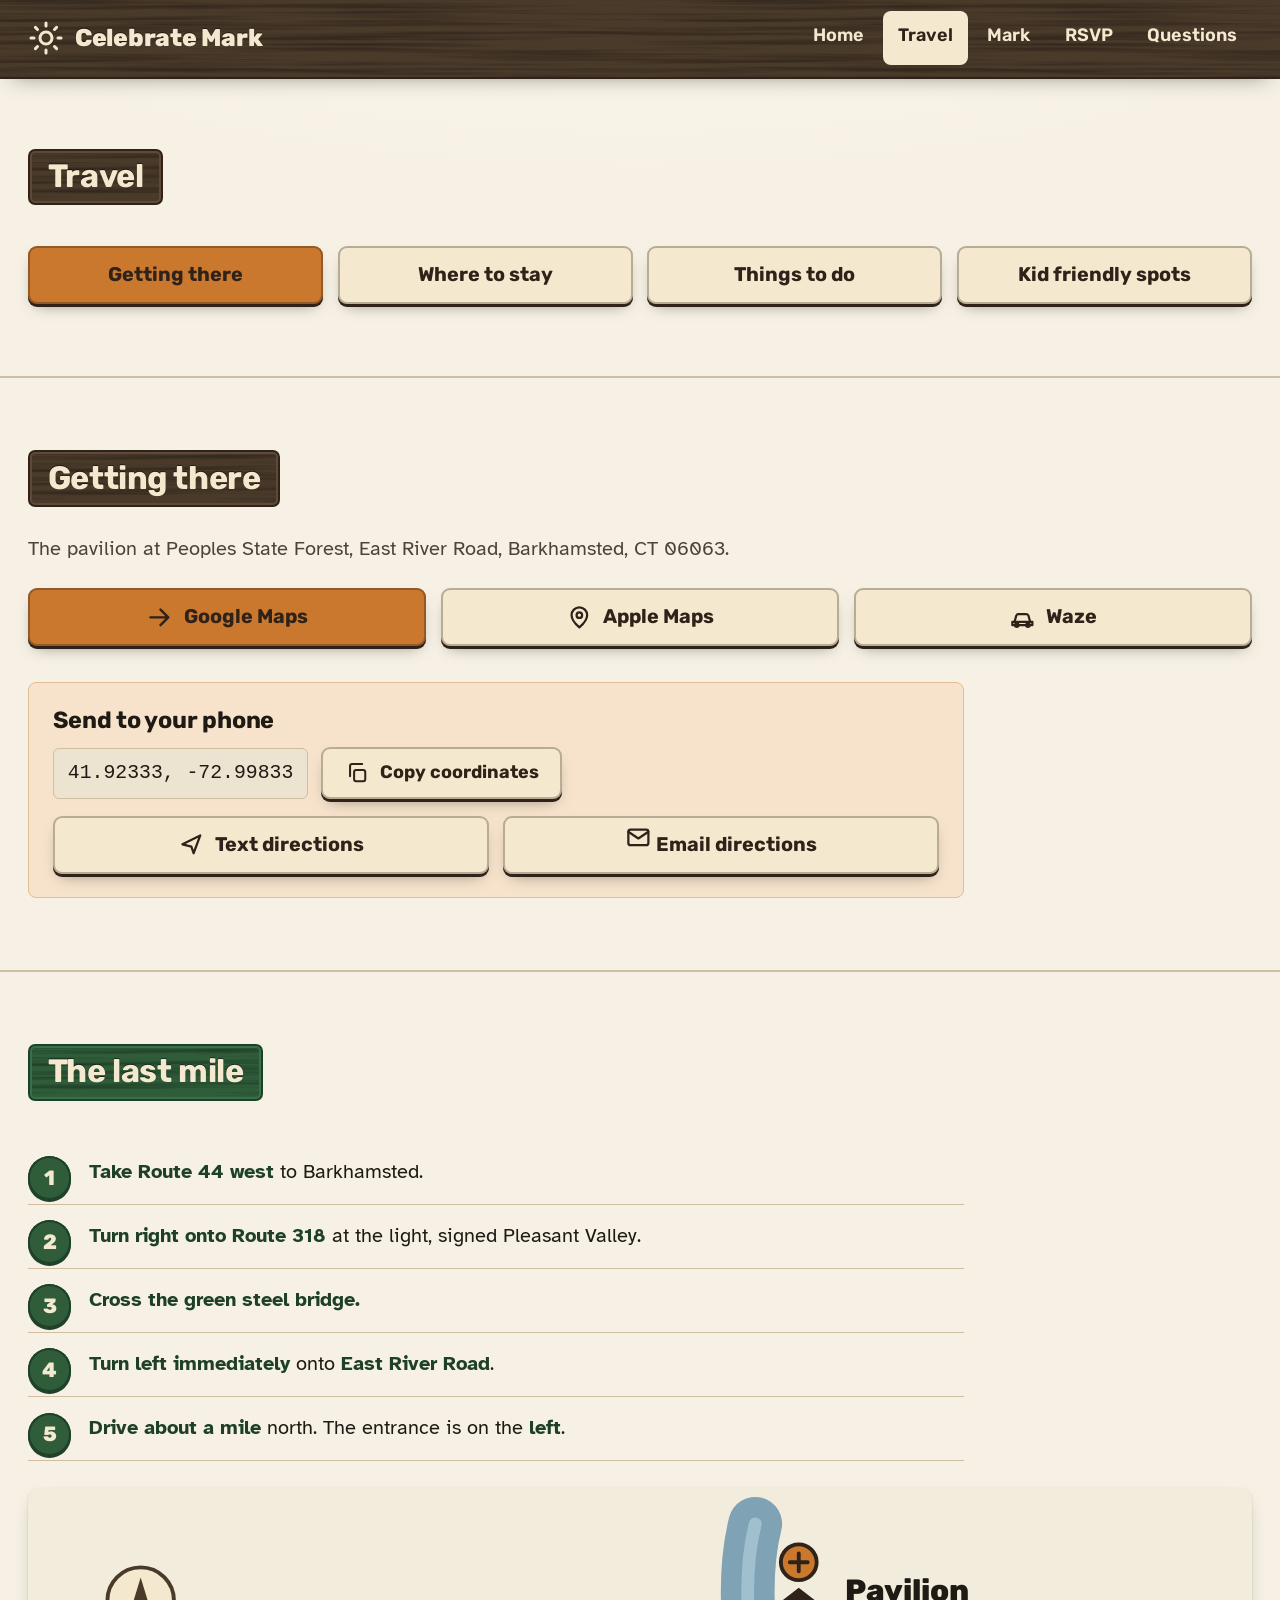
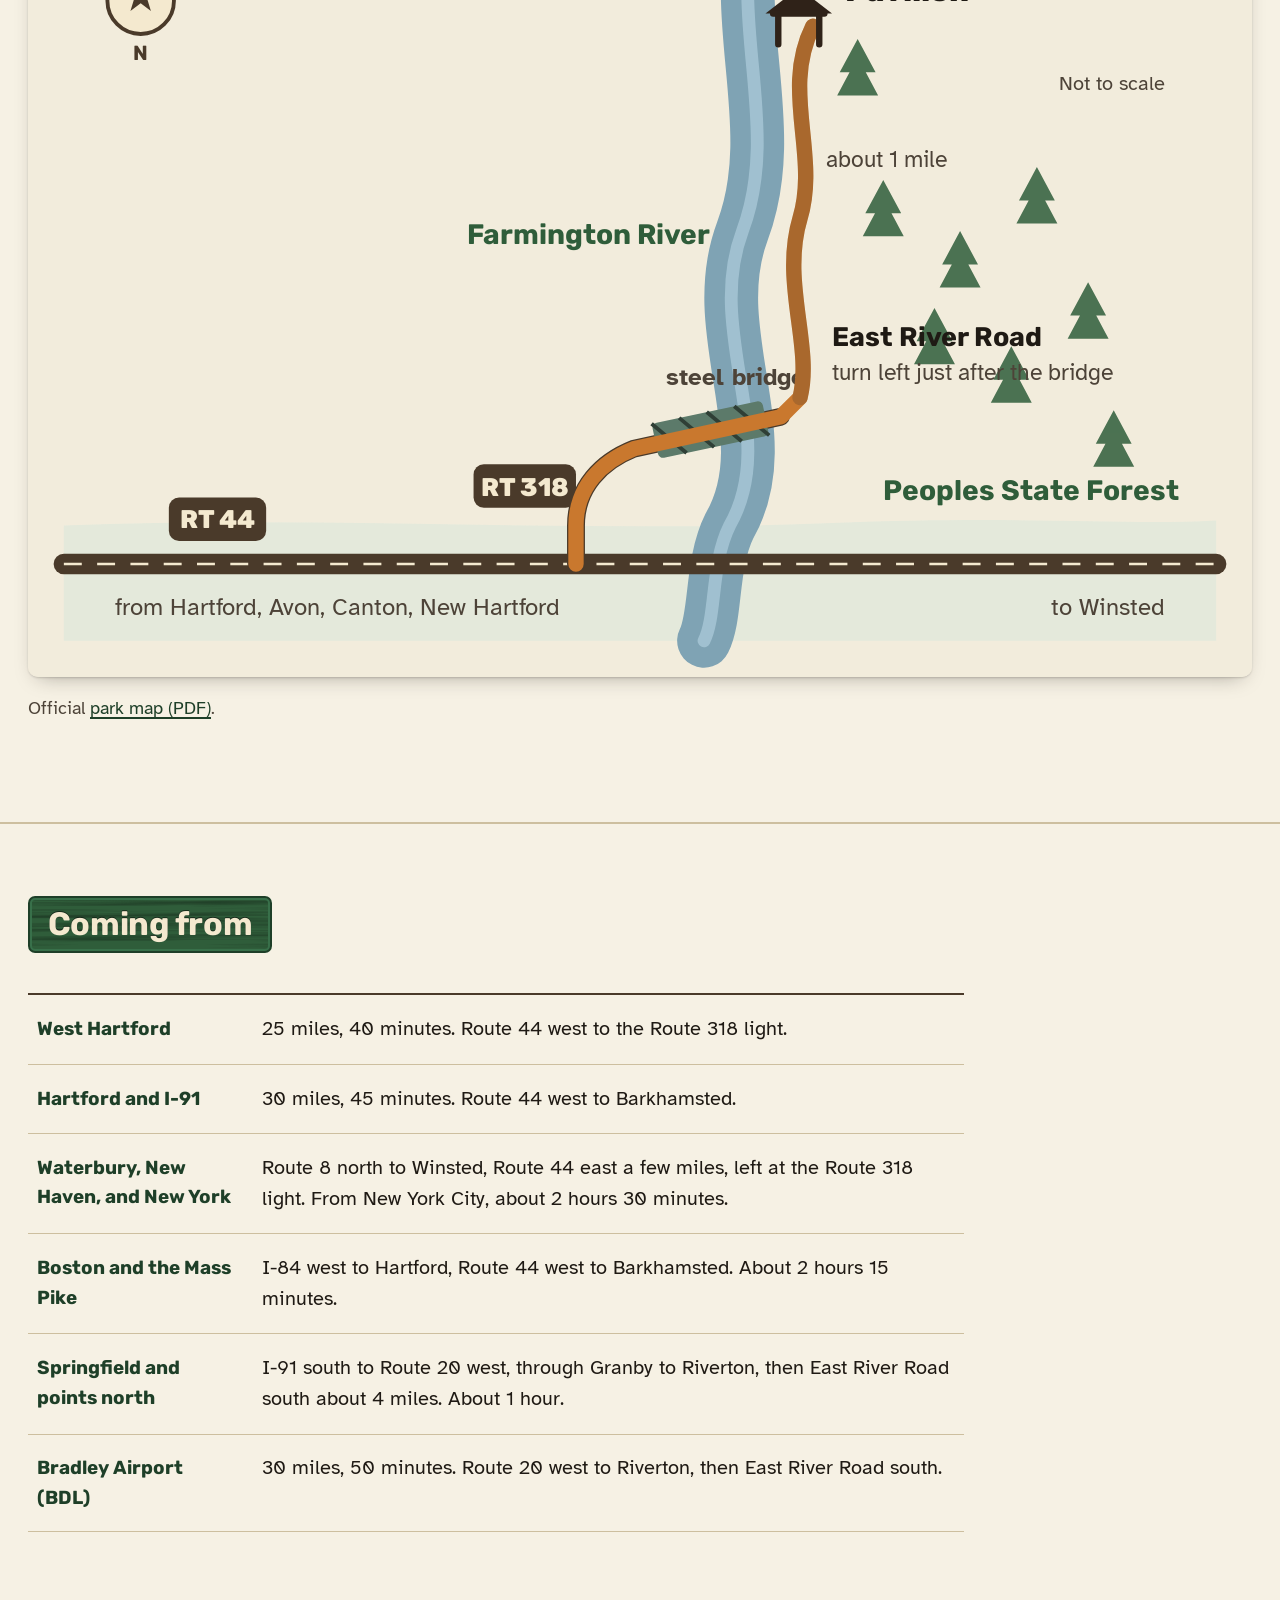
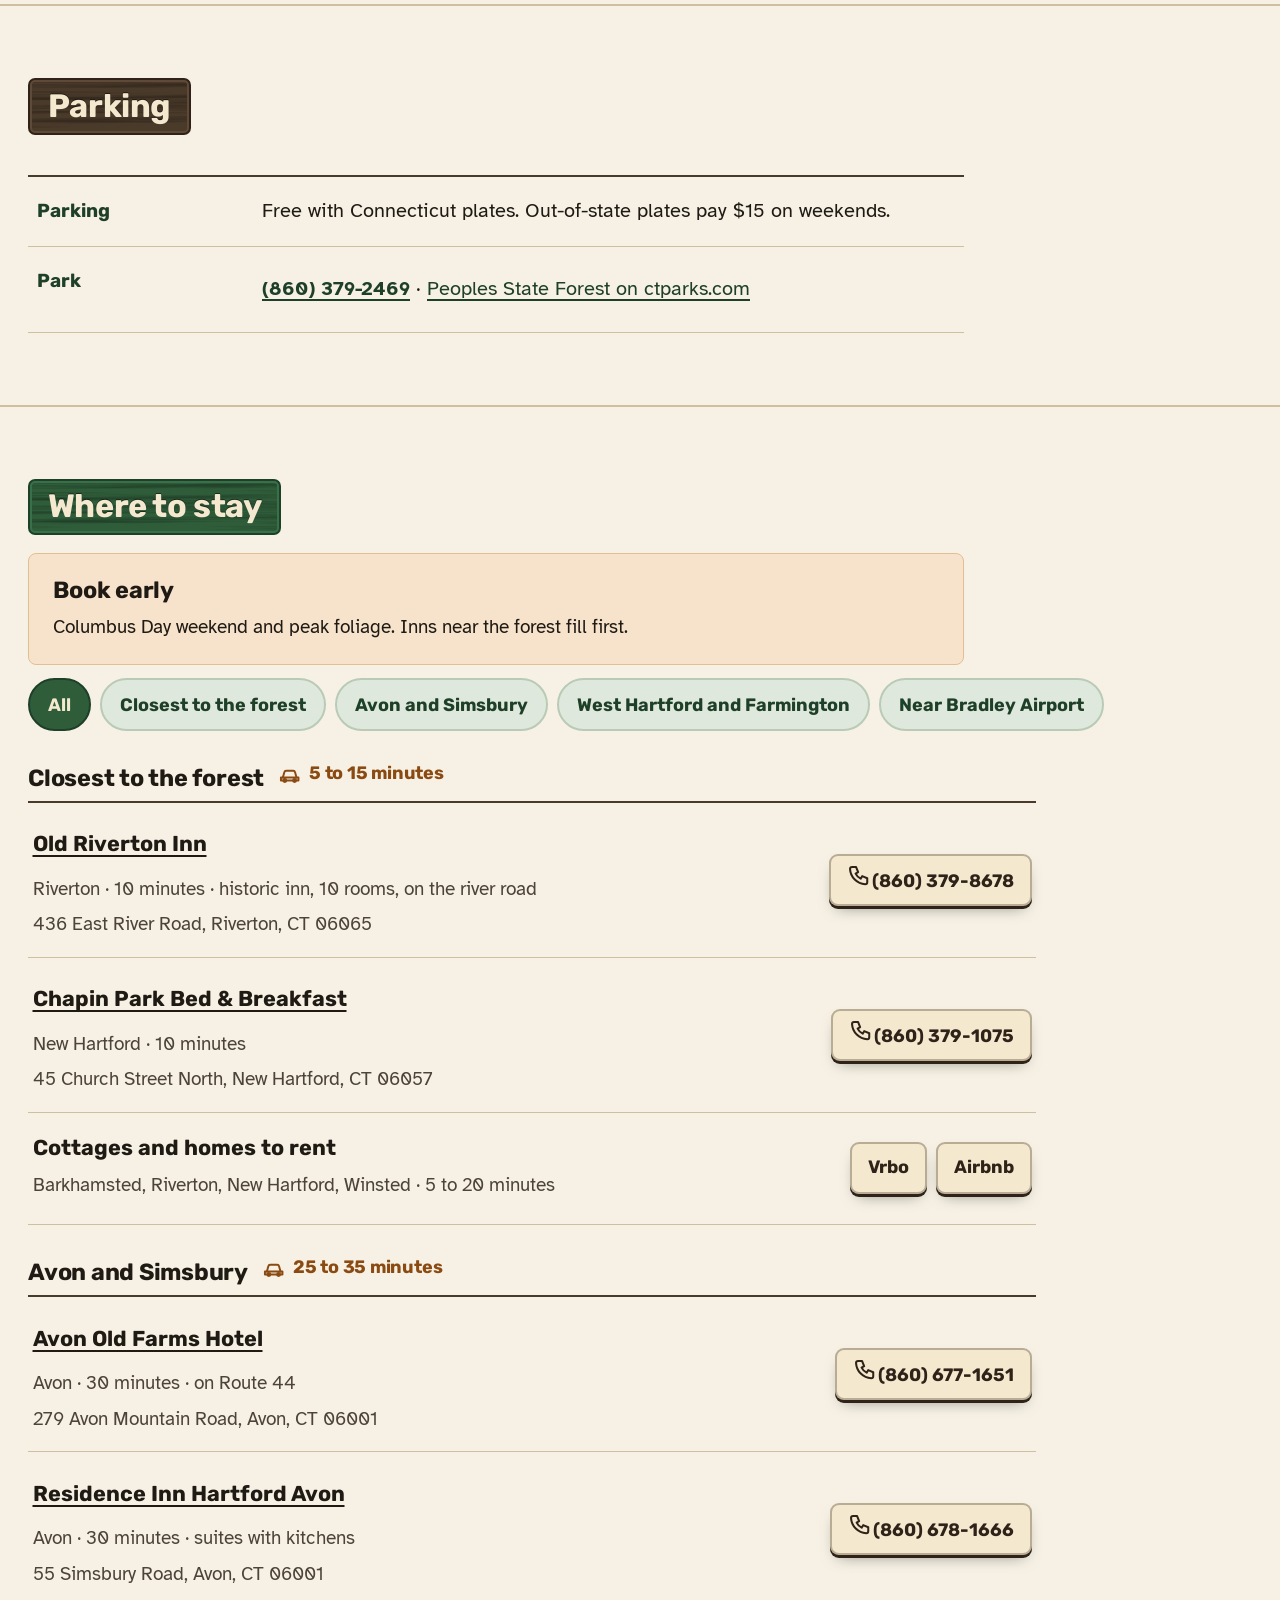
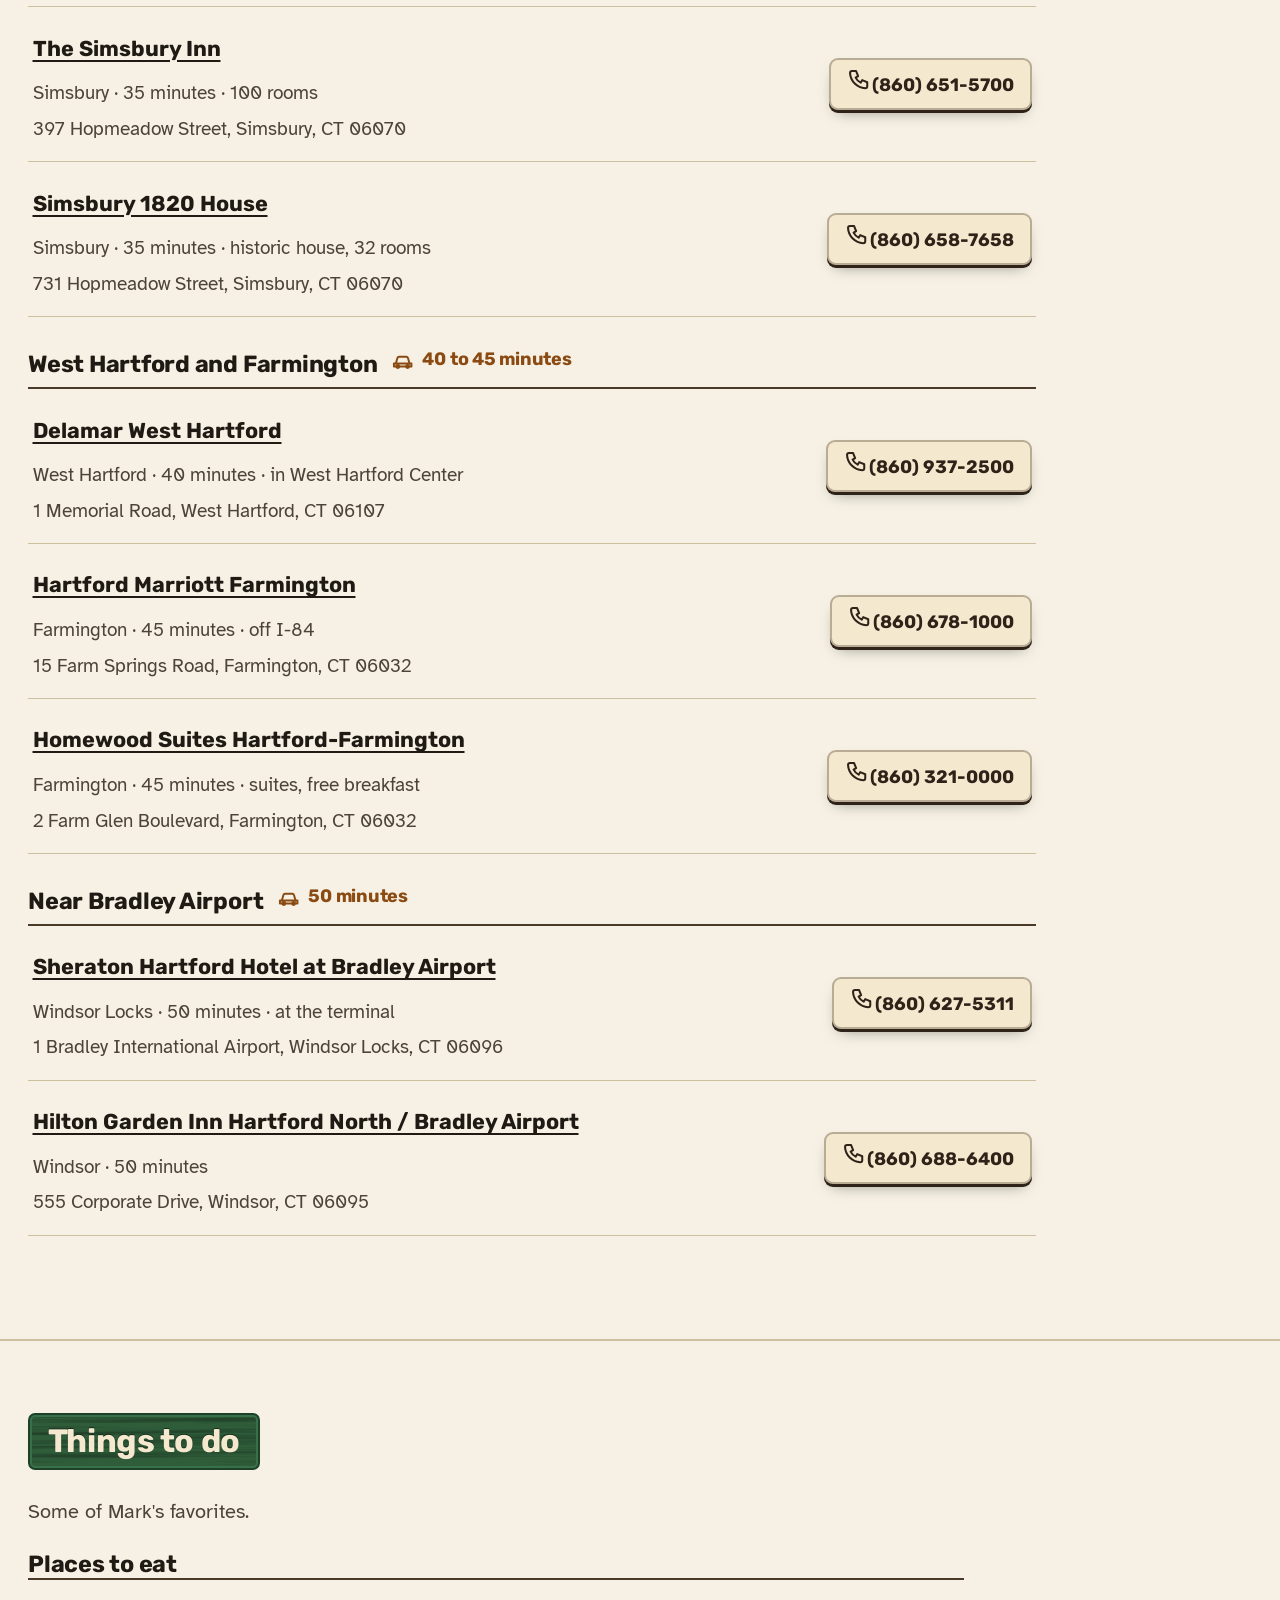
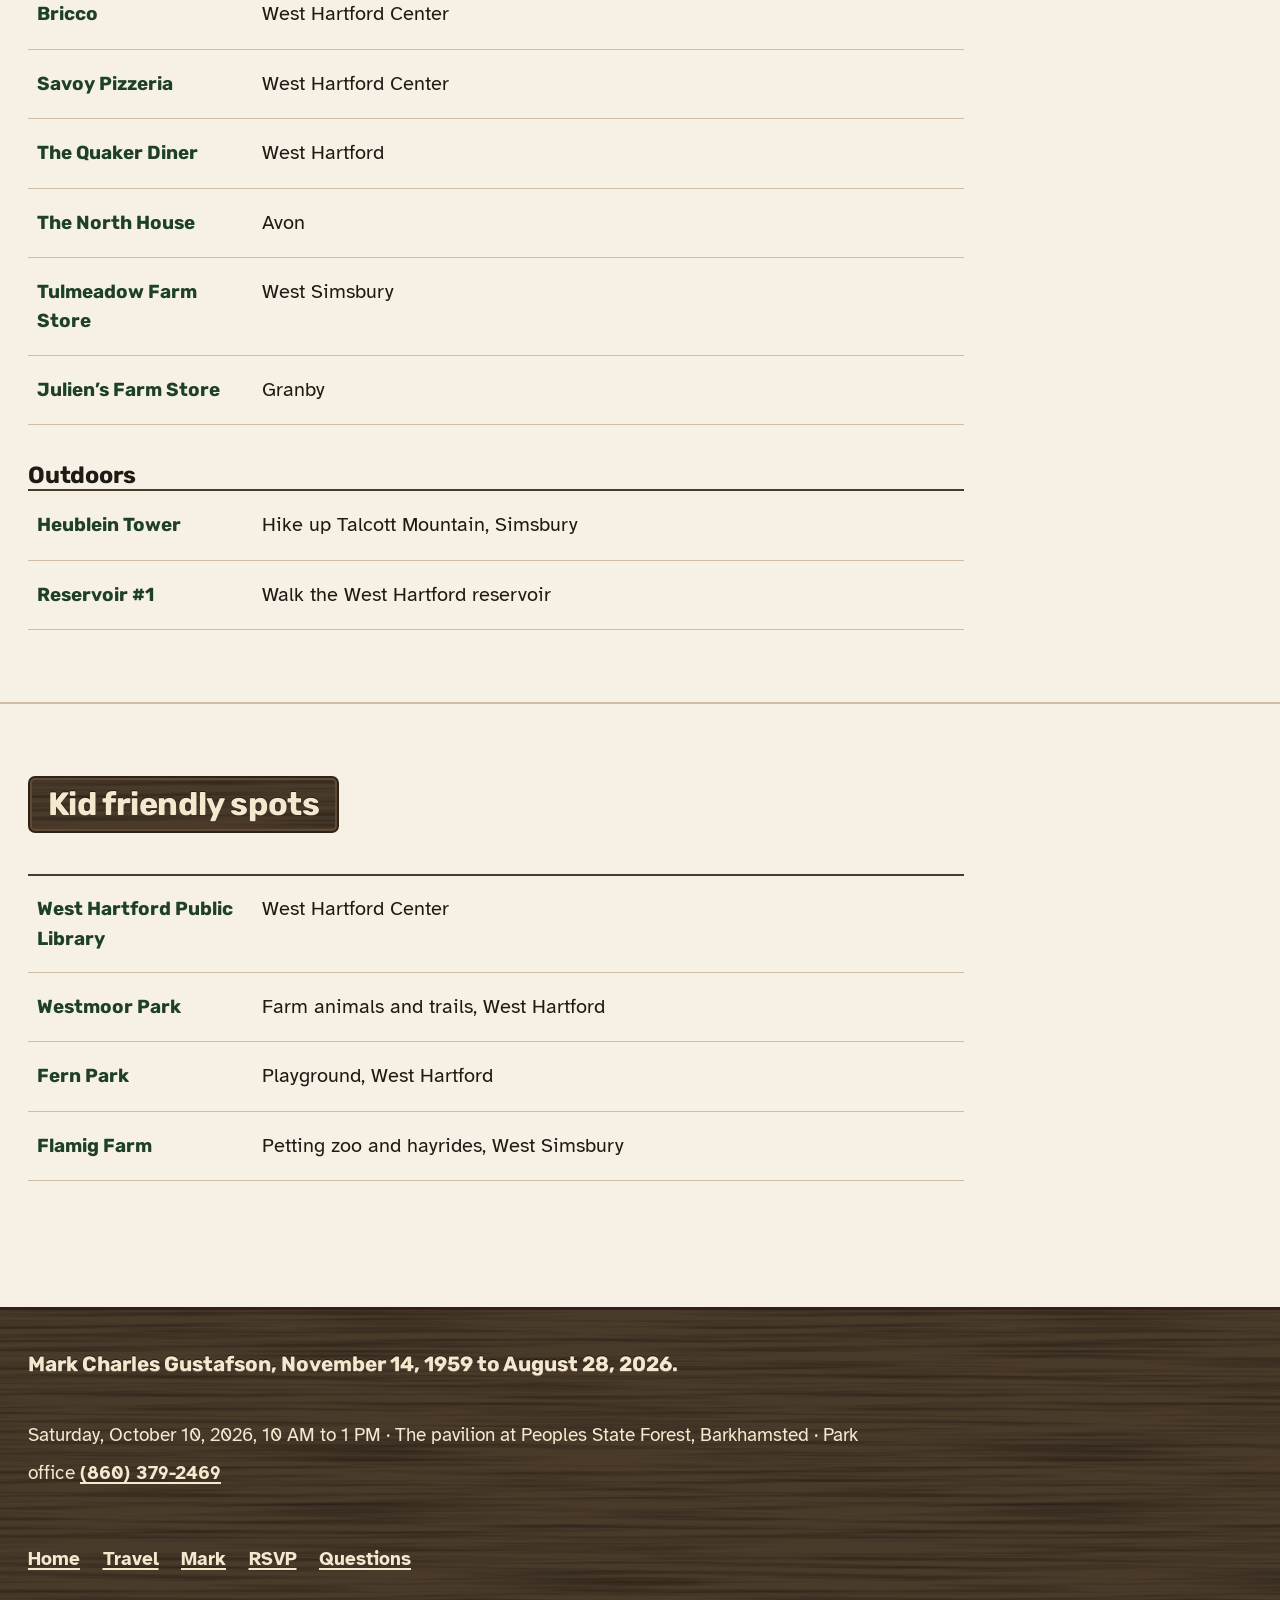
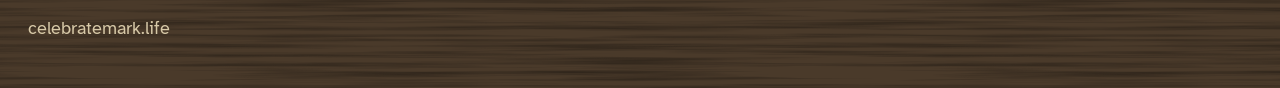
<file: travel.html>
<!DOCTYPE html>
<html lang="en" class="no-js">
<head>
<meta charset="utf-8">
<meta name="viewport" content="width=device-width, initial-scale=1, viewport-fit=cover">
<title>Travel · Celebrate Mark</title>
<meta name="description" content="Directions, where to stay, Mark's favorite restaurants, and things to do near Peoples State Forest and West Hartford, Connecticut.">
<link rel="canonical" href="https://celebratemark.life/travel.html">
<meta property="og:title" content="Travel · Celebrate Mark">
<meta property="og:description" content="Directions, where to stay, Mark's favorite restaurants, and things to do near Peoples State Forest and West Hartford, Connecticut.">
<meta property="og:type" content="website">
<meta property="og:url" content="https://celebratemark.life/travel.html">
<meta property="og:image" content="https://celebratemark.life/assets/share-card.png?v=2">
<meta name="theme-color" content="#4a3a2a">
<link rel="icon" href="assets/favicon.svg" type="image/svg+xml">
<link rel="apple-touch-icon" href="assets/apple-touch-icon.png">
<link rel="preconnect" href="https://fonts.googleapis.com">
<link rel="preconnect" href="https://fonts.gstatic.com" crossorigin>
<link rel="stylesheet" href="https://fonts.googleapis.com/css2?family=Atkinson+Hyperlegible:ital,wght@0,400;0,700;1,400&family=Rubik:wght@600;700;800&display=swap">
<link rel="stylesheet" href="assets/styles.css?v=4">
</head>
<body>
<a class="skip-link" href="#main">Skip to main content</a>

<header class="site-header" id="top">
  <div class="wrap">
    <a class="wordmark" href="index.html" aria-label="Celebrate Mark, home">
      <svg viewBox="0 0 24 24" fill="none" stroke="currentColor" stroke-width="2" stroke-linecap="round" stroke-linejoin="round" aria-hidden="true"><circle cx="12" cy="12" r="4"/><path d="M12 2v2M12 20v2M4.93 4.93l1.41 1.41M17.66 17.66l1.41 1.41M2 12h2M20 12h2M4.93 19.07l1.41-1.41M17.66 6.34l1.41-1.41"/></svg>
      <span>Celebrate Mark</span>
    </a>
    <button class="menu-toggle" type="button" aria-expanded="false" aria-controls="site-nav">
      <svg class="ico-menu" viewBox="0 0 24 24" fill="none" stroke="currentColor" stroke-width="2.2" stroke-linecap="round" aria-hidden="true"><path d="M4 7h16M4 12h16M4 17h16"/></svg>
      <svg class="ico-close" viewBox="0 0 24 24" fill="none" stroke="currentColor" stroke-width="2.2" stroke-linecap="round" aria-hidden="true"><path d="M6 6l12 12M18 6L6 18"/></svg>
      <span>Menu</span>
    </button>
    <nav class="site-nav" id="site-nav" aria-label="Site">
      <ul>
        <li><a href="index.html">Home</a></li>
        <li><a href="travel.html" aria-current="page">Travel</a></li>
        <li><a href="mark.html">Mark</a></li>
        <li><a href="rsvp.html">RSVP</a></li>
        <li><a href="questions.html">Questions</a></li>
      </ul>
    </nav>
  </div>
</header>

<main id="main">
<section class="section" aria-labelledby="stay-title">
    <div class="wrap">
      <div class="section-head">
        <h1 id="stay-title" class="page-title"><span class="plank">Travel</span></h1>
      </div>

      <nav class="plaque-row" aria-label="On this page" style="margin-top:0">
        <a class="plaque plaque--blaze" href="#getting-there">Getting there</a>
        <a class="plaque" href="#where-to-stay">Where to stay</a>
        <a class="plaque" href="#things-to-do">Things to do</a>
        <a class="plaque" href="#kids">Kid friendly spots</a>
      </nav>

    </div>
  </section>

  <section class="section" aria-labelledby="getting-there">
    <div class="wrap">
      <div class="section-head">
        <h2 id="getting-there"><span class="plank">Getting there</span></h2>
        <p>The pavilion at Peoples State Forest, East River Road, Barkhamsted, CT 06063.</p>
      </div>

      <div class="plaque-row" style="margin-top:0">
        <a class="plaque plaque--blaze" href="https://www.google.com/maps/dir/?api=1&destination=41.92333,-72.99833&destination_place_id=&travelmode=driving" target="_blank" rel="noopener">
          <svg viewBox="0 0 24 24" fill="none" stroke="currentColor" stroke-width="2.2" stroke-linecap="round" stroke-linejoin="round" aria-hidden="true"><path d="M4 12h16M13 5l7 7-7 7"/></svg>
          Google Maps
        </a>
        <a class="plaque" href="https://maps.apple.com/?daddr=41.92333,-72.99833&dirflg=d" target="_blank" rel="noopener">
          <svg viewBox="0 0 24 24" fill="none" stroke="currentColor" stroke-width="2" stroke-linecap="round" stroke-linejoin="round" aria-hidden="true"><path d="M12 21s-7-6.2-7-11a7 7 0 0 1 14 0c0 4.8-7 11-7 11z"/><circle cx="12" cy="10" r="2.5"/></svg>
          Apple Maps
        </a>
        <a class="plaque" href="https://waze.com/ul?ll=41.92333,-72.99833&navigate=yes" target="_blank" rel="noopener">
          <svg viewBox="0 0 24 24" fill="none" stroke="currentColor" stroke-width="2" stroke-linecap="round" stroke-linejoin="round" aria-hidden="true"><path d="M5 16l1.5-5.5A2 2 0 0 1 8.4 9h7.2a2 2 0 0 1 1.9 1.5L19 16"/><path d="M3 16h18v3H3z"/><circle cx="7" cy="19" r="1.5"/><circle cx="17" cy="19" r="1.5"/></svg>
          Waze
        </a>
      </div>

      <div class="notice notice--blaze mt-2">
        <h2 class="h3">Send to your phone</h2>
        <div class="coords">
          <code>41.92333, -72.99833</code>
          <button class="plaque" type="button" data-copy="41.92333, -72.99833" style="min-height:2.9rem;font-size:1rem">
            <svg viewBox="0 0 24 24" fill="none" stroke="currentColor" stroke-width="2" stroke-linecap="round" stroke-linejoin="round" aria-hidden="true"><rect x="9" y="9" width="11" height="11" rx="2"/><path d="M5 15V5a2 2 0 0 1 2-2h10"/></svg>
            <span class="label">Copy coordinates</span>
          </button>
        </div>
        <div class="plaque-row" data-share-directions="Celebration of Life for Mark Gustafson. Saturday, October 10, 2026, 10 AM to 1 PM. The pavilion at Peoples State Forest, East River Road, Barkhamsted, CT 06063. From Route 44, take Route 318 in Barkhamsted, cross the steel bridge, immediate left onto East River Road, about 1 mile up on the left. GPS 41.92333, -72.99833. Park office (860) 379-2469. https://celebratemark.life/travel.html">
          <a class="plaque" href="#" data-sms>
            <svg viewBox="0 0 24 24" fill="none" stroke="currentColor" stroke-width="2" stroke-linecap="round" stroke-linejoin="round" aria-hidden="true"><path d="M4 12l16-8-6 16-2-6-8-2z"/></svg>
            Text directions
          </a>
          <a class="plaque" href="#" data-mail>
            <svg viewBox="0 0 24 24" fill="none" stroke="currentColor" stroke-width="2" stroke-linecap="round" stroke-linejoin="round" aria-hidden="true"><rect x="3" y="5" width="18" height="14" rx="2"/><path d="M3 7l9 6 9-6"/></svg>
            Email directions
          </a>
        </div>
      </div>
    </div>
  </section>

  <section class="section" aria-labelledby="lastmile-title">
    <div class="wrap">
      <div class="section-head">
        <h2 id="lastmile-title"><span class="plank plank--pine">The last mile</span></h2>
      </div>
      <ol class="route-list reveal">
        <li><strong>Take Route 44 west</strong> to Barkhamsted.</li>
        <li><strong>Turn right onto Route 318</strong> at the light, signed Pleasant Valley.</li>
        <li><strong>Cross the green steel bridge.</strong></li>
        <li><strong>Turn left immediately</strong> onto <strong>East River Road</strong>.</li>
        <li><strong>Drive about a mile</strong> north. The entrance is on the <strong>left</strong>.</li>
      </ol>

      <figure class="lastmile reveal">
        <svg viewBox="-28 -28 956 616" role="img" aria-labelledby="map-title map-desc">
          <title id="map-title">Sketch map of the last mile</title>
          <desc id="map-desc">Route 44 runs across the bottom. Route 318 turns north, crosses a steel bridge over the Farmington River, then East River Road turns left and runs north a mile to the pavilion between road and river.</desc>
          <rect x="-28" y="-28" width="956" height="616" fill="#f2ecdc"/>
          <path d="M0 470 C 200 462 400 476 600 468 C 750 462 830 470 900 466 L900 560 L0 560 Z" fill="#dfe8dc" opacity=".7"/>
          <path d="M540 0 C 520 80 560 160 530 240 C 500 320 560 400 520 470 C 505 500 510 540 500 560" fill="none" stroke="#7fa3b4" stroke-width="42" stroke-linecap="round"/>
          <path d="M540 0 C 520 80 560 160 530 240 C 500 320 560 400 520 470 C 505 500 510 540 500 560" fill="none" stroke="#a9c8d8" stroke-width="10" stroke-linecap="round" opacity=".8"/>
          <text x="505" y="250" text-anchor="end" font-family="Rubik, sans-serif" font-weight="700" font-size="22" fill="#2f5d3a">Farmington River</text>
          <g fill="#2f5d3a" opacity=".85">
            <path d="M640 200 l14 26 h-28z M640 214 l16 30 h-32z"/><path d="M700 240 l14 26 h-28z M700 254 l16 30 h-32z"/><path d="M760 190 l14 26 h-28z M760 204 l16 30 h-32z"/><path d="M680 300 l14 26 h-28z M680 314 l16 30 h-32z"/><path d="M740 330 l14 26 h-28z M740 344 l16 30 h-32z"/><path d="M800 280 l14 26 h-28z M800 294 l16 30 h-32z"/><path d="M820 380 l14 26 h-28z M820 394 l16 30 h-32z"/><path d="M620 90 l14 26 h-28z M620 104 l16 30 h-32z"/>
          </g>
          <text x="640" y="450" font-family="Rubik, sans-serif" font-weight="700" font-size="22" fill="#2f5d3a">Peoples State Forest</text>
          <path d="M0 500 H900" stroke="#4a3a2a" stroke-width="16" stroke-linecap="round"/>
          <path d="M0 500 H900" stroke="#f4e9cf" stroke-width="2" stroke-dasharray="14 12"/>
          <g transform="translate(120 500)"><rect x="-38" y="-52" width="76" height="34" rx="8" fill="#4a3a2a"/><text x="0" y="-28" text-anchor="middle" font-family="Rubik, sans-serif" font-weight="800" font-size="20" fill="#f4e9cf">RT 44</text></g>
          <text x="40" y="540" font-family="Atkinson Hyperlegible, sans-serif" font-size="19" fill="#4d4338">from Hartford, Avon, Canton, New Hartford</text>
          <text x="860" y="540" text-anchor="end" font-family="Atkinson Hyperlegible, sans-serif" font-size="19" fill="#4d4338">to Winsted</text>
          <path d="M400 500 V 470 C 400 440 420 420 445 410 L 560 385" fill="none" stroke="#4a3a2a" stroke-width="14" stroke-linecap="round"/>
          <g transform="translate(360 440)"><rect x="-40" y="-18" width="80" height="34" rx="8" fill="#4a3a2a"/><text x="0" y="7" text-anchor="middle" font-family="Rubik, sans-serif" font-weight="800" font-size="20" fill="#f4e9cf">RT 318</text></g>
          <g transform="translate(505 395) rotate(-12)"><rect x="-44" y="-14" width="88" height="28" rx="4" fill="#5c7a6a"/><path d="M-44 -14 l22 28 M-22 -14 l22 28 M0 -14 l22 28 M22 -14 l22 28" stroke="#2f3f36" stroke-width="3"/></g>
          <text x="470" y="360" font-family="Atkinson Hyperlegible, sans-serif" font-weight="700" font-size="19" fill="#4d4338">steel bridge</text>
          <path class="path" d="M400 500 V 470 C 400 440 420 420 445 410 L 560 385 L 575 370 C 585 330 560 280 575 230 C 590 180 560 130 585 80" fill="none" stroke="#c9782e" stroke-width="12" stroke-linecap="round" stroke-linejoin="round"/>
          <path d="M575 370 C 585 330 560 280 575 230 C 590 180 560 130 585 80" fill="none" stroke="#4a3a2a" stroke-width="12" stroke-linecap="round" stroke-dasharray="0" opacity=".25"/>
          <text x="600" y="330" font-family="Rubik, sans-serif" font-weight="700" font-size="21" fill="#1f1a14">East River Road</text>
          <text x="600" y="356" font-family="Atkinson Hyperlegible, sans-serif" font-size="18" fill="#4d4338">turn left just after the bridge</text>
          <text x="595" y="190" font-family="Atkinson Hyperlegible, sans-serif" font-size="18" fill="#4d4338">about 1 mile</text>
          <g transform="translate(548 70)">
            <path d="M0 0 L26 -20 L52 0 Z" fill="#2f2218"/><path d="M6 0 H46 M10 0 V24 M42 0 V24" stroke="#2f2218" stroke-width="5" stroke-linecap="round"/>
            <circle cx="26" cy="-40" r="14" fill="#c9782e" stroke="#2f2218" stroke-width="3"/><path d="M26 -47 v14 M19 -40 h14" stroke="#2f2218" stroke-width="3" stroke-linecap="round"/>
          </g>
          <text x="610" y="60" font-family="Rubik, sans-serif" font-weight="800" font-size="24" fill="#1f1a14">Pavilion</text>
          <g transform="translate(60 60)"><circle cx="0" cy="0" r="26" fill="#f4e9cf" stroke="#4a3a2a" stroke-width="3"/><path d="M0 -18 L8 8 L0 2 L-8 8 Z" fill="#4a3a2a"/><text x="0" y="46" text-anchor="middle" font-family="Rubik, sans-serif" font-weight="700" font-size="16" fill="#4a3a2a">N</text></g>
          <text x="860" y="130" text-anchor="end" font-family="Atkinson Hyperlegible, sans-serif" font-size="16" fill="#4d4338">Not to scale</text>
        </svg>
        <figcaption class="fine mt-1">Official <a href="https://portal.ct.gov/-/media/DEEP/stateparks/maps/Peoplespdf.pdf" target="_blank" rel="noopener">park map (PDF)</a>.</figcaption>
      </figure>
    </div>
  </section>

  <section class="section" aria-labelledby="from-title">
    <div class="wrap">
      <div class="section-head">
        <h2 id="from-title"><span class="plank plank--pine">Coming from</span></h2>
      </div>
      <ul class="facts">
        <li><span class="k">West Hartford</span><span class="v">25 miles, 40 minutes. Route 44 west to the Route 318 light.</span></li>
        <li><span class="k">Hartford and I-91</span><span class="v">30 miles, 45 minutes. Route 44 west to Barkhamsted.</span></li>
        <li><span class="k">Waterbury, New Haven, and New York</span><span class="v">Route 8 north to Winsted, Route 44 east a few miles, left at the Route 318 light. From New York City, about 2 hours 30 minutes.</span></li>
        <li><span class="k">Boston and the Mass Pike</span><span class="v">I-84 west to Hartford, Route 44 west to Barkhamsted. About 2 hours 15 minutes.</span></li>
        <li><span class="k">Springfield and points north</span><span class="v">I-91 south to Route 20 west, through Granby to Riverton, then East River Road south about 4 miles. About 1 hour.</span></li>
        <li><span class="k">Bradley Airport (BDL)</span><span class="v">30 miles, 50 minutes. Route 20 west to Riverton, then East River Road south.</span></li>
      </ul>
    </div>
  </section>

  <section class="section" aria-labelledby="park-title">
    <div class="wrap">
      <div class="section-head">
        <h2 id="park-title"><span class="plank">Parking</span></h2>
      </div>
      <ul class="facts">
        <li><span class="k">Parking</span><span class="v">Free with Connecticut plates. Out-of-state plates pay $15 on weekends.</span></li>
        <li><span class="k">Park</span><span class="v"><a href="tel:+18603792469">(860) 379-2469</a> · <a href="https://ctparks.com/parks/peoples-state-forest" target="_blank" rel="noopener">Peoples State Forest on ctparks.com</a></span></li>
      </ul>
    </div>
  </section>

  <section class="section" aria-labelledby="where-to-stay">
    <div class="wrap">
      <h2 id="where-to-stay"><span class="plank plank--pine">Where to stay</span></h2>
      <div class="notice notice--blaze">
        <h3>Book early</h3>
        <p>Columbus Day weekend and peak foliage. Inns near the forest fill first.</p>
      </div>

      <div class="filters" role="group" aria-label="Show places by area">
        <button class="chip" type="button" data-filter="all" aria-pressed="true">All</button>
        <button class="chip" type="button" data-filter="closest" aria-pressed="false">Closest to the forest</button>
        <button class="chip" type="button" data-filter="valley" aria-pressed="false">Avon and Simsbury</button>
        <button class="chip" type="button" data-filter="hartford" aria-pressed="false">West Hartford and Farmington</button>
        <button class="chip" type="button" data-filter="airport" aria-pressed="false">Near Bradley Airport</button>
      </div>
      <p id="filter-status" class="visually-hidden" aria-live="polite"></p>

      <div class="stay-group" data-group="closest">
        <h3 class="h3">Closest to the forest <span class="distance"><svg viewBox="0 0 24 24" fill="none" stroke="currentColor" stroke-width="2" stroke-linecap="round" stroke-linejoin="round" aria-hidden="true"><path d="M5 16l1.5-5.5A2 2 0 0 1 8.4 9h7.2a2 2 0 0 1 1.9 1.5L19 16"/><path d="M3 16h18v3H3z"/><circle cx="7" cy="19" r="1.5"/><circle cx="17" cy="19" r="1.5"/></svg>5 to 15 minutes</span></h3>
        <ul class="stay">
          <li>
            <span class="name"><a href="https://rivertoninn.com/" target="_blank" rel="noopener">Old Riverton Inn</a></span>
            <span class="town">Riverton · 10 minutes · historic inn, 10 rooms, on the river road</span>
            <address class="addr">436 East River Road, Riverton, CT 06065</address>
            <span class="call"><a class="plaque" href="tel:+18603798678"><svg viewBox="0 0 24 24" fill="none" stroke="currentColor" stroke-width="2" stroke-linecap="round" stroke-linejoin="round" aria-hidden="true"><path d="M5 4h4l2 5-2.5 1.5a11 11 0 0 0 5 5L15 13l5 2v4a2 2 0 0 1-2 2A16 16 0 0 1 3 6a2 2 0 0 1 2-2z"/></svg>(860) 379-8678</a></span>
          </li>
          <li>
            <span class="name"><a href="https://chapinparkbandb.com/" target="_blank" rel="noopener">Chapin Park Bed &amp; Breakfast</a></span>
            <span class="town">New Hartford · 10 minutes</span>
            <address class="addr">45 Church Street North, New Hartford, CT 06057</address>
            <span class="call"><a class="plaque" href="tel:+18603791075"><svg viewBox="0 0 24 24" fill="none" stroke="currentColor" stroke-width="2" stroke-linecap="round" stroke-linejoin="round" aria-hidden="true"><path d="M5 4h4l2 5-2.5 1.5a11 11 0 0 0 5 5L15 13l5 2v4a2 2 0 0 1-2 2A16 16 0 0 1 3 6a2 2 0 0 1 2-2z"/></svg>(860) 379-1075</a></span>
          </li>
          <li>
            <span class="name">Cottages and homes to rent</span>
            <span class="town">Barkhamsted, Riverton, New Hartford, Winsted · 5 to 20 minutes</span>
            <span class="call"><a class="plaque" href="https://www.vrbo.com/search?destination=Barkhamsted%2C%20Connecticut" target="_blank" rel="noopener">Vrbo</a><a class="plaque" href="https://www.airbnb.com/s/Barkhamsted--CT/homes" target="_blank" rel="noopener">Airbnb</a></span>
          </li>
        </ul>
      </div>

      <div class="stay-group" data-group="valley">
        <h3 class="h3">Avon and Simsbury <span class="distance"><svg viewBox="0 0 24 24" fill="none" stroke="currentColor" stroke-width="2" stroke-linecap="round" stroke-linejoin="round" aria-hidden="true"><path d="M5 16l1.5-5.5A2 2 0 0 1 8.4 9h7.2a2 2 0 0 1 1.9 1.5L19 16"/><path d="M3 16h18v3H3z"/><circle cx="7" cy="19" r="1.5"/><circle cx="17" cy="19" r="1.5"/></svg>25 to 35 minutes</span></h3>
        <ul class="stay">
          <li>
            <span class="name"><a href="https://www.avonoldfarmshotel.com/" target="_blank" rel="noopener">Avon Old Farms Hotel</a></span>
            <span class="town">Avon · 30 minutes · on Route 44</span>
            <address class="addr">279 Avon Mountain Road, Avon, CT 06001</address>
            <span class="call"><a class="plaque" href="tel:+18606771651"><svg viewBox="0 0 24 24" fill="none" stroke="currentColor" stroke-width="2" stroke-linecap="round" stroke-linejoin="round" aria-hidden="true"><path d="M5 4h4l2 5-2.5 1.5a11 11 0 0 0 5 5L15 13l5 2v4a2 2 0 0 1-2 2A16 16 0 0 1 3 6a2 2 0 0 1 2-2z"/></svg>(860) 677-1651</a></span>
          </li>
          <li>
            <span class="name"><a href="https://www.marriott.com/en-us/hotels/bdlha-residence-inn-hartford-avon/overview/" target="_blank" rel="noopener">Residence Inn Hartford Avon</a></span>
            <span class="town">Avon · 30 minutes · suites with kitchens</span>
            <address class="addr">55 Simsbury Road, Avon, CT 06001</address>
            <span class="call"><a class="plaque" href="tel:+18606781666"><svg viewBox="0 0 24 24" fill="none" stroke="currentColor" stroke-width="2" stroke-linecap="round" stroke-linejoin="round" aria-hidden="true"><path d="M5 4h4l2 5-2.5 1.5a11 11 0 0 0 5 5L15 13l5 2v4a2 2 0 0 1-2 2A16 16 0 0 1 3 6a2 2 0 0 1 2-2z"/></svg>(860) 678-1666</a></span>
          </li>
          <li>
            <span class="name"><a href="https://www.simsburyinn.com/" target="_blank" rel="noopener">The Simsbury Inn</a></span>
            <span class="town">Simsbury · 35 minutes · 100 rooms</span>
            <address class="addr">397 Hopmeadow Street, Simsbury, CT 06070</address>
            <span class="call"><a class="plaque" href="tel:+18606515700"><svg viewBox="0 0 24 24" fill="none" stroke="currentColor" stroke-width="2" stroke-linecap="round" stroke-linejoin="round" aria-hidden="true"><path d="M5 4h4l2 5-2.5 1.5a11 11 0 0 0 5 5L15 13l5 2v4a2 2 0 0 1-2 2A16 16 0 0 1 3 6a2 2 0 0 1 2-2z"/></svg>(860) 651-5700</a></span>
          </li>
          <li>
            <span class="name"><a href="https://www.simsbury1820house.com/" target="_blank" rel="noopener">Simsbury 1820 House</a></span>
            <span class="town">Simsbury · 35 minutes · historic house, 32 rooms</span>
            <address class="addr">731 Hopmeadow Street, Simsbury, CT 06070</address>
            <span class="call"><a class="plaque" href="tel:+18606587658"><svg viewBox="0 0 24 24" fill="none" stroke="currentColor" stroke-width="2" stroke-linecap="round" stroke-linejoin="round" aria-hidden="true"><path d="M5 4h4l2 5-2.5 1.5a11 11 0 0 0 5 5L15 13l5 2v4a2 2 0 0 1-2 2A16 16 0 0 1 3 6a2 2 0 0 1 2-2z"/></svg>(860) 658-7658</a></span>
          </li>
        </ul>
      </div>

      <div class="stay-group" data-group="hartford">
        <h3 class="h3">West Hartford and Farmington <span class="distance"><svg viewBox="0 0 24 24" fill="none" stroke="currentColor" stroke-width="2" stroke-linecap="round" stroke-linejoin="round" aria-hidden="true"><path d="M5 16l1.5-5.5A2 2 0 0 1 8.4 9h7.2a2 2 0 0 1 1.9 1.5L19 16"/><path d="M3 16h18v3H3z"/><circle cx="7" cy="19" r="1.5"/><circle cx="17" cy="19" r="1.5"/></svg>40 to 45 minutes</span></h3>
        <ul class="stay">
          <li>
            <span class="name"><a href="https://www.delamar.com/hotels/delamar-west-hartford" target="_blank" rel="noopener">Delamar West Hartford</a></span>
            <span class="town">West Hartford · 40 minutes · in West Hartford Center</span>
            <address class="addr">1 Memorial Road, West Hartford, CT 06107</address>
            <span class="call"><a class="plaque" href="tel:+18609372500"><svg viewBox="0 0 24 24" fill="none" stroke="currentColor" stroke-width="2" stroke-linecap="round" stroke-linejoin="round" aria-hidden="true"><path d="M5 4h4l2 5-2.5 1.5a11 11 0 0 0 5 5L15 13l5 2v4a2 2 0 0 1-2 2A16 16 0 0 1 3 6a2 2 0 0 1 2-2z"/></svg>(860) 937-2500</a></span>
          </li>
          <li>
            <span class="name"><a href="https://www.marriott.com/en-us/hotels/bdlct-hartford-marriott-farmington/overview/" target="_blank" rel="noopener">Hartford Marriott Farmington</a></span>
            <span class="town">Farmington · 45 minutes · off I-84</span>
            <address class="addr">15 Farm Springs Road, Farmington, CT 06032</address>
            <span class="call"><a class="plaque" href="tel:+18606781000"><svg viewBox="0 0 24 24" fill="none" stroke="currentColor" stroke-width="2" stroke-linecap="round" stroke-linejoin="round" aria-hidden="true"><path d="M5 4h4l2 5-2.5 1.5a11 11 0 0 0 5 5L15 13l5 2v4a2 2 0 0 1-2 2A16 16 0 0 1 3 6a2 2 0 0 1 2-2z"/></svg>(860) 678-1000</a></span>
          </li>
          <li>
            <span class="name"><a href="https://www.hilton.com/en/hotels/hfdfmhw-homewood-suites-hartford-farmington/" target="_blank" rel="noopener">Homewood Suites Hartford-Farmington</a></span>
            <span class="town">Farmington · 45 minutes · suites, free breakfast</span>
            <address class="addr">2 Farm Glen Boulevard, Farmington, CT 06032</address>
            <span class="call"><a class="plaque" href="tel:+18603210000"><svg viewBox="0 0 24 24" fill="none" stroke="currentColor" stroke-width="2" stroke-linecap="round" stroke-linejoin="round" aria-hidden="true"><path d="M5 4h4l2 5-2.5 1.5a11 11 0 0 0 5 5L15 13l5 2v4a2 2 0 0 1-2 2A16 16 0 0 1 3 6a2 2 0 0 1 2-2z"/></svg>(860) 321-0000</a></span>
          </li>
        </ul>
      </div>

      <div class="stay-group" data-group="airport">
        <h3 class="h3">Near Bradley Airport <span class="distance"><svg viewBox="0 0 24 24" fill="none" stroke="currentColor" stroke-width="2" stroke-linecap="round" stroke-linejoin="round" aria-hidden="true"><path d="M5 16l1.5-5.5A2 2 0 0 1 8.4 9h7.2a2 2 0 0 1 1.9 1.5L19 16"/><path d="M3 16h18v3H3z"/><circle cx="7" cy="19" r="1.5"/><circle cx="17" cy="19" r="1.5"/></svg>50 minutes</span></h3>
        <ul class="stay">
          <li>
            <span class="name"><a href="https://www.marriott.com/en-us/hotels/bdlsi-sheraton-hartford-hotel-at-bradley-airport/overview/" target="_blank" rel="noopener">Sheraton Hartford Hotel at Bradley Airport</a></span>
            <span class="town">Windsor Locks · 50 minutes · at the terminal</span>
            <address class="addr">1 Bradley International Airport, Windsor Locks, CT 06096</address>
            <span class="call"><a class="plaque" href="tel:+18606275311"><svg viewBox="0 0 24 24" fill="none" stroke="currentColor" stroke-width="2" stroke-linecap="round" stroke-linejoin="round" aria-hidden="true"><path d="M5 4h4l2 5-2.5 1.5a11 11 0 0 0 5 5L15 13l5 2v4a2 2 0 0 1-2 2A16 16 0 0 1 3 6a2 2 0 0 1 2-2z"/></svg>(860) 627-5311</a></span>
          </li>
          <li>
            <span class="name"><a href="https://www.hilton.com/en/hotels/bdlwhgi-hilton-garden-inn-hartford-north-bradley-intl-airport/" target="_blank" rel="noopener">Hilton Garden Inn Hartford North / Bradley Airport</a></span>
            <span class="town">Windsor · 50 minutes</span>
            <address class="addr">555 Corporate Drive, Windsor, CT 06095</address>
            <span class="call"><a class="plaque" href="tel:+18606886400"><svg viewBox="0 0 24 24" fill="none" stroke="currentColor" stroke-width="2" stroke-linecap="round" stroke-linejoin="round" aria-hidden="true"><path d="M5 4h4l2 5-2.5 1.5a11 11 0 0 0 5 5L15 13l5 2v4a2 2 0 0 1-2 2A16 16 0 0 1 3 6a2 2 0 0 1 2-2z"/></svg>(860) 688-6400</a></span>
          </li>
        </ul>
      </div>
    </div>
  </section>

  <section class="section" aria-labelledby="things-to-do" id="todo">
    <div class="wrap">
      <div class="section-head">
        <h2 id="things-to-do"><span class="plank plank--pine">Things to do</span></h2>
        <p>Some of Mark's favorites.</p>
      </div>
      <h3 class="h3">Places to eat</h3>
      <ul class="facts">
        <li><span class="k">Bricco</span><span class="v">West Hartford Center</span></li>
        <li><span class="k">Savoy Pizzeria</span><span class="v">West Hartford Center</span></li>
        <li><span class="k">The Quaker Diner</span><span class="v">West Hartford</span></li>
        <li><span class="k">The North House</span><span class="v">Avon</span></li>
        <li><span class="k">Tulmeadow Farm Store</span><span class="v">West Simsbury</span></li>
        <li><span class="k">Julien&rsquo;s Farm Store</span><span class="v">Granby</span></li>
      </ul>
      <h3 class="h3 mt-2">Outdoors</h3>
      <ul class="facts">
        <li><span class="k">Heublein Tower</span><span class="v">Hike up Talcott Mountain, Simsbury</span></li>
        <li><span class="k">Reservoir #1</span><span class="v">Walk the West Hartford reservoir</span></li>
      </ul>
    </div>
  </section>

  <section class="section" aria-labelledby="kids">
    <div class="wrap">
      <div class="section-head">
        <h2 id="kids"><span class="plank">Kid friendly spots</span></h2>
      </div>
      <ul class="facts">
        <li><span class="k">West Hartford Public Library</span><span class="v">West Hartford Center</span></li>
        <li><span class="k">Westmoor Park</span><span class="v">Farm animals and trails, West Hartford</span></li>
        <li><span class="k">Fern Park</span><span class="v">Playground, West Hartford</span></li>
        <li><span class="k">Flamig Farm</span><span class="v">Petting zoo and hayrides, West Simsbury</span></li>
      </ul>
    </div>
  </section>

</main>

<footer class="site-footer">
  <div class="wrap">
    <p class="memo routed">Mark Charles Gustafson, November 14, 1959 to August 28, 2026.</p>
    <p>Saturday, October 10, 2026, 10 AM to 1 PM · The pavilion at Peoples State Forest, Barkhamsted · Park office <a href="tel:+18603792469">(860) 379-2469</a></p>
    <nav aria-label="Footer">
      <ul>
        <li><a href="index.html">Home</a></li>
        <li><a href="travel.html">Travel</a></li>
        <li><a href="mark.html">Mark</a></li>
        <li><a href="rsvp.html">RSVP</a></li>
        <li><a href="questions.html">Questions</a></li>
      </ul>
    </nav>
    <p class="fine" style="color:var(--cream-dim)">celebratemark.life</p>
  </div>
</footer>

<script src="assets/site.js?v=3" defer></script>
</body>
</html>
</file>
<file: assets/styles.css>
/* celebratemark.life — the trailhead kiosk
   Routed brown board, cream letters, pine green and blaze orange, notice paper for reading. */

:root {
  --board: #4a3a2a;
  --board-deep: #2f2218;
  --board-edge: #5e4a36;
  --board-grain: rgba(0, 0, 0, 0.09);
  --grain: url("grain.svg");
  --cream: #f4e9cf;
  --cream-dim: #d7c9a8;
  --paper: #f6f1e4;
  --paper-2: #ece4d1;
  --rule: #cdbf9f;
  --ink: #1f1a14;
  --ink-2: #4d4338;
  --pine: #2f5d3a;
  --pine-deep: #1e3f28;
  --pine-tint: #dfe8dc;
  --blaze: #c9782e;
  --blaze-deep: #a85f1e;
  --blaze-text: #8a4a12;
  --blaze-tint: #f7e3cc;
  --river: #6f95a8;
  --ease: cubic-bezier(0.16, 1, 0.3, 1);
  --shadow-1: 0 1px 2px rgba(31, 26, 20, 0.16), 0 8px 20px -10px rgba(31, 26, 20, 0.4);
  --shadow-2: 0 2px 4px rgba(31, 26, 20, 0.2), 0 18px 40px -16px rgba(31, 26, 20, 0.5);
  --measure: 66ch;
  --radius: 10px;
  --font-display: "Rubik", "Avenir Next", "Segoe UI", system-ui, sans-serif;
  --font-body: "Atkinson Hyperlegible", "Avenir Next", "Segoe UI", system-ui, sans-serif;
  color-scheme: light;
}

*, *::before, *::after { box-sizing: border-box; }

html {
  font-size: 18px;
  -webkit-text-size-adjust: 100%;
  scroll-behavior: smooth;
  scroll-padding-top: 5rem;
}

body {
  margin: 0;
  font-family: var(--font-body);
  font-size: 1.05rem;
  line-height: 1.55;
  color: var(--ink);
  background: var(--paper);
  background-image: radial-gradient(1200px 400px at 50% -100px, #fffaf0 0%, transparent 70%);
}

/* Browser surfaces carry the world too */
::selection { background: var(--blaze-tint); color: var(--ink); }
.board ::selection, .site-header ::selection, .site-footer ::selection, .action-bar ::selection { background: var(--blaze); color: var(--board-deep); }
html { scrollbar-color: var(--board) var(--paper-2); }
::-webkit-scrollbar { width: 14px; }
::-webkit-scrollbar-track { background: var(--paper-2); }
::-webkit-scrollbar-thumb { background: var(--board); border: 3px solid var(--paper-2); border-radius: 8px; }

:focus-visible {
  outline: 3px solid var(--blaze);
  outline-offset: 3px;
  box-shadow: 0 0 0 7px var(--paper);
  border-radius: 6px;
}
.board :focus-visible, .site-header :focus-visible, .site-footer :focus-visible, .action-bar :focus-visible {
  outline-color: var(--cream);
  box-shadow: 0 0 0 7px var(--board);
}

.skip-link {
  position: absolute; left: 1rem; top: -4rem;
  background: var(--blaze); color: var(--board-deep);
  padding: 0.75rem 1rem; border-radius: 8px; font-weight: 700;
  z-index: 100; transition: top 0.2s var(--ease);
}
.skip-link:focus { top: 1rem; }

h1, h2, h3 { font-family: var(--font-display); line-height: 1.12; margin: 0; text-wrap: balance; letter-spacing: -0.01em; }
h2 { font-size: clamp(1.7rem, 4.5vw, 2.3rem); font-weight: 700; color: var(--pine-deep); }
h3 { font-size: 1.3rem; font-weight: 700; color: var(--ink); }
p { margin: 0 0 1rem; max-width: var(--measure); }
p:last-child { margin-bottom: 0; }
a { color: var(--pine-deep); text-decoration-thickness: 2px; text-underline-offset: 0.18em; }
a:hover { text-decoration-thickness: 3px; }
strong { font-weight: 700; }
small, .fine { font-size: 1rem; color: var(--ink-2); }
ul, ol { padding-left: 1.3rem; max-width: var(--measure); }
li { margin-bottom: 0.4rem; }
address { font-style: normal; }

.wrap { width: min(100% - 2rem, 68rem); margin-inline: auto; }
.narrow { width: min(100% - 2rem, 46rem); margin-inline: auto; }

/* ---------- Routed board ---------- */
.board {
  position: relative;
  color: var(--cream);
  background-color: var(--board);
  background-image:
    linear-gradient(90deg, rgba(255, 255, 255, 0.04), transparent 30%, rgba(0, 0, 0, 0.05) 70%, rgba(0, 0, 0, 0.12)),
    var(--grain);
  border-radius: var(--radius);
  padding: 1.8rem 1.7rem;
  box-shadow: inset 0 0 0 3px var(--board-deep), inset 0 0 0 5px var(--board-edge), var(--shadow-2);
}
@media (min-width: 900px) { .board { padding: 3.25rem 3.5rem 2.75rem; } }
.board-title { font-size: 1.8rem; color: var(--cream); }
@media (min-width: 900px) { .board-title { font-size: 2.6rem; } }
.board-text { color: var(--cream); font-size: 1.2rem; margin-top: 0.75rem; }
.board-text + .board-text { margin-top: 0; }
.board::before {
  content: "";
  position: absolute; inset: 14px;
  border: 2px solid var(--cream);
  border-radius: 6px;
  opacity: 0.85;
  pointer-events: none;
  box-shadow: inset 0 1px 0 rgba(0, 0, 0, 0.35), 0 1px 0 rgba(255, 245, 220, 0.12);
}
.board a { color: var(--cream); }
.board a:hover { color: #fff; }
.board .plaque, .site-footer .plaque { color: var(--board-deep); }
.board .plaque--pine, .site-footer .plaque--pine { color: var(--cream); }
.board .plaque:hover { color: var(--board-deep); }
.routed {
  font-family: var(--font-display);
  color: var(--cream);
  text-shadow: 0 -1px 0 rgba(0, 0, 0, 0.55), 0 1px 0 rgba(255, 245, 220, 0.18);
}

/* ---------- Plaque buttons ---------- */
.plaque {
  display: inline-flex; align-items: center; justify-content: center; gap: 0.6rem;
  min-height: 3.25rem; padding: 0.7rem 1.3rem;
  font-family: var(--font-display); font-weight: 700; font-size: 1.1rem; line-height: 1.2;
  color: var(--board-deep); background: var(--cream);
  border: 0; border-radius: 9px; cursor: pointer; text-decoration: none;
  box-shadow: inset 0 0 0 2px rgba(74, 58, 42, 0.35), 0 3px 0 var(--board-deep), 0 8px 16px -8px rgba(0, 0, 0, 0.5);
  transition: transform 0.14s var(--ease), box-shadow 0.14s var(--ease), background-color 0.2s var(--ease);
  -webkit-tap-highlight-color: transparent;
  text-align: center;
}
.plaque svg { width: 1.35em; height: 1.35em; flex: none; }
.plaque:hover { background: #fff6dd; color: var(--board-deep); }
.plaque:active { transform: translateY(2px) scale(0.985); box-shadow: inset 0 0 0 2px rgba(74, 58, 42, 0.35), 0 1px 0 var(--board-deep), 0 4px 8px -6px rgba(0, 0, 0, 0.5); }
.plaque--blaze { background: var(--blaze); color: var(--board-deep); box-shadow: inset 0 0 0 2px rgba(47, 34, 24, 0.35), 0 3px 0 var(--board-deep), 0 8px 16px -8px rgba(0, 0, 0, 0.5); }
.plaque--blaze:hover { background: #d9873b; color: var(--board-deep); }
.plaque--pine { background: var(--pine); color: var(--cream); box-shadow: inset 0 0 0 2px rgba(0, 0, 0, 0.25), 0 3px 0 var(--pine-deep), 0 8px 16px -8px rgba(0, 0, 0, 0.5); }
.plaque--pine:hover { background: #38704a; color: #fff; }
.plaque--wide { width: 100%; }
.plaque-row { display: flex; flex-wrap: wrap; gap: 0.8rem; margin-top: 1.25rem; }
.plaque-row .plaque { flex: 1 1 14rem; }

/* ---------- Header ---------- */
.site-header {
  position: sticky; top: 0; z-index: 50;
  background-color: var(--board);
  background-image: var(--grain);
  color: var(--cream);
  box-shadow: 0 2px 0 var(--board-deep), 0 10px 24px -14px rgba(0, 0, 0, 0.6);
}
.site-header .wrap { display: flex; align-items: center; justify-content: space-between; gap: 1rem; min-height: 4.25rem; }
.wordmark {
  display: inline-flex; align-items: center; gap: 0.6rem;
  font-family: var(--font-display); font-weight: 800; font-size: 1.35rem; letter-spacing: -0.01em;
  color: var(--cream); text-decoration: none;
}
.wordmark svg { width: 2rem; height: 2rem; flex: none; }
@media (max-width: 480px) { .wordmark { font-size: 1.15rem; gap: 0.45rem; } .wordmark svg { width: 1.7rem; height: 1.7rem; } .menu-toggle { padding: 0.4rem 0.7rem; } .site-header .wrap { min-height: 3.9rem; } }
.wordmark span { text-shadow: 0 -1px 0 rgba(0, 0, 0, 0.5); }
.menu-toggle {
  display: inline-flex; align-items: center; gap: 0.5rem;
  min-height: 2.9rem; padding: 0.4rem 0.9rem;
  font-family: var(--font-display); font-weight: 700; font-size: 1rem;
  color: var(--cream); background: rgba(0, 0, 0, 0.22);
  border: 2px solid var(--cream); border-radius: 8px; cursor: pointer;
}
.menu-toggle svg { width: 1.3rem; height: 1.3rem; }
.menu-toggle[aria-expanded="true"] .ico-menu { display: none; }
.menu-toggle[aria-expanded="false"] .ico-close { display: none; }
.site-nav { display: none; }
.site-nav ul { list-style: none; margin: 0; padding: 0.25rem 0 0.9rem; display: flex; flex-direction: column; gap: 0.15rem; max-width: none; }
.site-nav li { margin: 0; }
.site-nav a {
  display: block; padding: 0.85rem 1rem; min-height: 3rem;
  font-family: var(--font-display); font-weight: 600; font-size: 1.1rem;
  color: var(--cream); text-decoration: none; border-radius: 8px;
  border-left: 0;
}
.site-nav a:hover { background: rgba(0, 0, 0, 0.25); color: #fff; }
.site-nav a[aria-current="page"] { background: var(--cream); color: var(--board-deep); }
.site-header.open .site-nav { display: block; }
.site-header.open .site-nav ul { animation: menu-in 0.3s var(--ease) both; }
@keyframes menu-in { from { opacity: 0; transform: translateY(-6px); } to { opacity: 1; transform: none; } }

@media (min-width: 900px) {
  .menu-toggle { display: none; }
  .site-nav, .site-header.open .site-nav { display: block; }
  .site-nav ul { flex-direction: row; padding: 0; gap: 0.2rem; }
  .site-nav a { padding: 0.6rem 0.85rem; font-size: 1rem; }
}

/* ---------- Hero sign ---------- */
.hero { padding: 1.25rem 0 0; }
.hero h1 {
  font-size: clamp(1.15rem, 3.4vw, 1.55rem); font-weight: 600; letter-spacing: 0.01em;
  color: var(--cream); opacity: 0.95;
}
.hero .name { display: block; font-size: clamp(1.6rem, 5.2vw, 2.4rem); font-weight: 800; margin-top: 0.15rem; letter-spacing: -0.015em; }
.hero .date-block { margin: 1.4rem 0 1.1rem; }
.hero .day { display: block; font-family: var(--font-display); font-weight: 700; font-size: clamp(1.45rem, 5vw, 2.2rem); color: var(--cream); }
.hero .date { display: block; font-size: clamp(2.7rem, 10.5vw, 5.6rem); font-weight: 800; line-height: 1; letter-spacing: -0.03em; margin: 0.15rem 0 0.35rem; }
.hero .time { display: block; font-family: var(--font-display); font-weight: 700; font-size: clamp(1.45rem, 5vw, 2.2rem); }
.hero .place { display: grid; grid-template-columns: auto 1fr; gap: 0.6rem 0.8rem; align-items: start; margin-top: 1.1rem; padding-top: 1rem; border-top: 2px solid rgba(244, 233, 207, 0.35); max-width: 40rem; }
.hero .place svg { width: 2.2rem; height: 2.2rem; margin-top: 0.15rem; }
.hero .place-name { font-family: var(--font-display); font-weight: 700; font-size: clamp(1.25rem, 4.2vw, 1.7rem); line-height: 1.2; }
.hero .place-detail { font-size: 1.05rem; color: var(--cream); opacity: 0.92; margin-top: 0.25rem; }
.hero .plaque-row { margin-top: 1.3rem; }
.hero .plaque { font-size: 1.2rem; min-height: 3.6rem; }
.hero-board { display: grid; gap: 1.5rem; align-items: center; }
.hero-photo { margin: 0; width: 100%; max-width: 12rem; aspect-ratio: 4 / 5; border-radius: 8px; overflow: hidden; border: 3px solid var(--cream); box-shadow: 0 10px 24px rgba(0, 0, 0, 0.35); position: relative; z-index: 1; }
.hero-photo img { display: block; width: 100%; height: 100%; object-fit: cover; object-position: 50% 28%; }
.hero-details { position: relative; z-index: 1; min-width: 0; }
@media (min-width: 720px) { .hero-board { grid-template-columns: minmax(13rem, 19rem) 1fr; gap: 2.5rem; } .hero-photo { max-width: none; } }

/* Authored moment: the letters are routed in, one line after the next */
.cut { clip-path: inset(0 0 0 0); }
.js .cut { animation: route-in 0.9s var(--ease) both; }
.js .cut:nth-child(2), .js .date-block .cut:nth-child(2) { animation-delay: 0.12s; }
.js .date-block .cut:nth-child(1) { animation-delay: 0.18s; }
.js .date-block .cut:nth-child(2) { animation-delay: 0.30s; }
.js .date-block .cut:nth-child(3) { animation-delay: 0.42s; }
.js .place.cut { animation-delay: 0.55s; }
.js .hero .plaque-row.cut { animation-delay: 0.7s; }
@keyframes route-in {
  from { clip-path: inset(0 100% 0 0); opacity: 0.6; }
  to { clip-path: inset(0 0 0 0); opacity: 1; }
}

/* ---------- Ridge ---------- */
.hero { position: relative; z-index: 2; }
.ridge { position: relative; z-index: 1; margin-top: -3rem; line-height: 0; }
.ridge img { width: 100%; height: clamp(190px, 44vw, 420px); display: block; object-fit: cover; object-position: center bottom; }
.ridge .overlay { position: absolute; inset: 0; width: 100%; height: 100%; display: block; }
@media (min-width: 900px) { .ridge { margin-top: -5.5rem; } }
.ridge .leaf { transform-box: fill-box; transform-origin: center; }
.js .ridge.live .leaf { animation: drift var(--dur, 14s) linear infinite; animation-delay: var(--delay, 0s); }
.js .ridge.live .mist { animation: mist 26s ease-in-out infinite alternate; }
@keyframes drift {
  0% { transform: translate(0, -30px) rotate(0deg); opacity: 0; }
  8% { opacity: 1; }
  92% { opacity: 1; }
  100% { transform: translate(var(--dx, 140px), 340px) rotate(var(--rot, 540deg)); opacity: 0; }
}
@keyframes mist { from { transform: translateX(-40px); opacity: 0.55; } to { transform: translateX(60px); opacity: 0.8; } }

/* ---------- Sections on notice paper ---------- */
.section { padding-top: 2.5rem; padding-bottom: 2.5rem; }
@media (min-width: 900px) { .section { padding-top: 4rem; padding-bottom: 4rem; } }
.section + .section { border-top: 2px solid var(--rule); }
.section-head { margin-bottom: 1.25rem; }
.section-head p { margin-top: 0.5rem; font-size: 1.1rem; color: var(--ink-2); }
.plank {
  display: inline-block; margin-bottom: 1rem;
  padding: 0.55rem 1.1rem 0.6rem;
  font-family: var(--font-display); font-weight: 700; font-size: clamp(1.35rem, 4vw, 1.8rem);
  color: var(--cream); background-color: var(--board); background-image: var(--grain);
  border-radius: 7px;
  box-shadow: inset 0 0 0 2px var(--board-deep), inset 0 0 0 4px var(--board-edge);
  text-shadow: 0 -1px 0 rgba(0, 0, 0, 0.5);
}
.plank--pine { background-color: var(--pine); box-shadow: inset 0 0 0 2px var(--pine-deep), inset 0 0 0 4px #38704a; }

/* Ruled rows: the day's facts */
.facts { list-style: none; margin: 0; padding: 0; max-width: 52rem; border-top: 2px solid var(--board); }
.facts li {
  display: grid; grid-template-columns: 1fr; gap: 0.15rem 1.5rem;
  padding: 0.95rem 0.25rem; margin: 0;
  border-bottom: 1px solid var(--rule);
}
.facts .k { font-family: var(--font-display); font-weight: 700; color: var(--pine-deep); font-size: 1.05rem; }
.facts .v { font-size: 1.1rem; }
.facts .v small { display: block; margin-top: 0.15rem; }
@media (min-width: 640px) { .facts li { grid-template-columns: 11rem 1fr; padding: 1.05rem 0.5rem; } }

/* Notice: a sheet pinned under the plexiglass */
.notice {
  background: #fffbf1; border: 1px solid var(--rule); border-radius: 8px;
  padding: 1.25rem 1.35rem; max-width: 52rem;
}
.notice--blaze { background: var(--blaze-tint); border-color: #e2bf93; }
.notice--pine { background: var(--pine-tint); border-color: #b9cbb6; }
.notice h3, .notice .h3 { margin-bottom: 0.5rem; }
.notice p:last-child { margin-bottom: 0; }

/* Two-up summaries on the home page */
.summary { display: grid; gap: 1.25rem; }
.summary > div { max-width: 52rem; }
.summary .plaque { margin-top: 0.75rem; }
@media (min-width: 900px) { .summary { grid-template-columns: 1.4fr 1fr; align-items: start; } }

/* Distance ribbon */
.distance { display: inline-flex; align-items: center; gap: 0.45rem; font-family: var(--font-display); font-weight: 700; color: var(--blaze-text); font-size: 1rem; }
.distance svg { width: 1.3rem; height: 1.3rem; }

/* ---------- Directions page ---------- */
.route-list { list-style: none; padding: 0; margin: 0; max-width: 52rem; counter-reset: step; }
.route-list li {
  position: relative; padding: 0.9rem 0 0.9rem 3.4rem; margin: 0;
  border-bottom: 1px solid var(--rule); font-size: 1.1rem;
}
.route-list li::before {
  counter-increment: step; content: counter(step);
  position: absolute; left: 0; top: 0.85rem;
  width: 2.4rem; height: 2.4rem; display: grid; place-items: center;
  font-family: var(--font-display); font-weight: 800; font-size: 1.15rem;
  color: var(--cream); background: var(--pine); border-radius: 50%;
  box-shadow: inset 0 0 0 2px var(--pine-deep), 0 2px 0 var(--pine-deep);
}
.route-list li strong { color: var(--pine-deep); }
.lastmile { margin: 1.5rem 0; }
.lastmile svg { width: 100%; height: auto; display: block; border-radius: 10px; box-shadow: var(--shadow-1); background: #f2ecdc; }
.lastmile .path { stroke-dasharray: 1400; stroke-dashoffset: 1400; }
.js .lastmile.in .path { animation: draw 2.4s var(--ease) 0.2s forwards; }
@keyframes draw { to { stroke-dashoffset: 0; } }
.coords { display: flex; flex-wrap: wrap; align-items: center; gap: 0.75rem; margin: 0.75rem 0; }
.coords code { font-family: ui-monospace, "SF Mono", Menlo, monospace; font-size: 1.1rem; background: var(--paper-2); padding: 0.5rem 0.75rem; border-radius: 6px; border: 1px solid var(--rule); }
.copied { font-weight: 700; color: var(--pine-deep); }

/* ---------- Lodging ---------- */
.filters { display: flex; flex-wrap: wrap; gap: 0.5rem; margin: 0.75rem 0 1.5rem; }
.chip {
  min-height: 2.9rem; padding: 0.45rem 1rem;
  font-family: var(--font-display); font-weight: 700; font-size: 1rem;
  color: var(--pine-deep); background: var(--pine-tint);
  border: 2px solid #b9cbb6; border-radius: 999px; cursor: pointer;
  transition: transform 0.14s var(--ease), background-color 0.2s var(--ease);
}
.chip:hover { background: #d1dfcd; }
.chip:active { transform: scale(0.96); }
.chip[aria-pressed="true"] { background: var(--pine); color: var(--cream); border-color: var(--pine-deep); }
.stay-group { margin: 1.75rem 0; }
.stay-group[hidden] { display: none; }
.stay-group .h3 { display: flex; align-items: baseline; gap: 0.75rem; flex-wrap: wrap; margin-bottom: 0.5rem; }
.stay-group .h3 .distance { font-size: 1rem; }
.stay { list-style: none; margin: 0; padding: 0; max-width: 56rem; border-top: 2px solid var(--board); }
.stay li {
  display: grid; grid-template-columns: 1fr; gap: 0.35rem 1.25rem; align-items: center;
  padding: 1rem 0.25rem; margin: 0; border-bottom: 1px solid var(--rule);
}
.stay .name { font-family: var(--font-display); font-weight: 700; font-size: 1.2rem; color: var(--ink); }
.stay .name a { color: inherit; display: inline-flex; align-items: center; min-height: 2.6rem; }
.stay .town { color: var(--ink-2); }
.stay .addr { color: var(--ink-2); }
.stay .call { display: flex; gap: 0.5rem; flex-wrap: wrap; }
.stay .plaque { min-height: 2.9rem; font-size: 1rem; padding: 0.5rem 1rem; }
@media (min-width: 720px) {
  .stay li { grid-template-columns: 1fr auto; grid-template-areas: "name call" "town call" "addr call"; }
  .stay .name { grid-area: name; }
  .stay .town { grid-area: town; }
  .stay .addr { grid-area: addr; }
  .stay .call { grid-area: call; justify-self: end; }
}

/* ---------- Forms ---------- */
.form { max-width: 40rem; }
.form fieldset { border: 0; padding: 0; margin: 0 0 1.25rem; }
.form legend { font-family: var(--font-display); font-weight: 700; font-size: 1.15rem; color: var(--pine-deep); margin-bottom: 0.5rem; padding: 0; }
.field { margin-bottom: 1.1rem; }
.field label { display: block; font-family: var(--font-display); font-weight: 700; font-size: 1.05rem; margin-bottom: 0.35rem; }
.field .hint { display: block; color: var(--ink-2); font-size: 1rem; margin-bottom: 0.35rem; }
.field input, .field select, .field textarea {
  width: 100%; min-height: 3.25rem; padding: 0.7rem 0.9rem;
  font: inherit; font-size: 1.1rem; color: var(--ink);
  background: #fffdf7; border: 2px solid var(--board); border-radius: 8px;
  caret-color: var(--blaze);
  transition: border-color 0.15s var(--ease), box-shadow 0.15s var(--ease);
}
.field textarea { min-height: 9rem; resize: vertical; line-height: 1.5; }
.field input:focus, .field select:focus, .field textarea:focus { border-color: var(--blaze); outline: 3px solid var(--blaze); outline-offset: 2px; box-shadow: none; }
.field input::placeholder, .field textarea::placeholder { color: #7a6f60; }
.field.invalid input, .field.invalid textarea { border-color: var(--blaze-deep); background: #fff5ea; }
.field .error { display: none; color: var(--blaze-text); font-weight: 700; margin-top: 0.35rem; }
.field.invalid .error { display: block; }
.choices { display: grid; gap: 0.5rem; }
.choice { display: flex; align-items: center; gap: 0.75rem; min-height: 3rem; padding: 0.5rem 0.75rem; border: 2px solid var(--rule); border-radius: 8px; background: #fffdf7; cursor: pointer; font-size: 1.05rem; }
.choice input { width: 1.4rem; height: 1.4rem; margin: 0; accent-color: var(--pine); flex: none; }
.choice:has(input:checked) { border-color: var(--pine); background: var(--pine-tint); }
.honey { position: absolute; left: -9999px; width: 1px; height: 1px; overflow: hidden; }
.form .plaque { margin-top: 0.5rem; }
.form-note { margin-top: 0.75rem; }

/* ---------- FAQ ---------- */
.faq { max-width: 52rem; border-top: 2px solid var(--board); padding-top: 0.25rem; }
.faq details { border-bottom: 1px solid var(--rule); }
.faq summary {
  list-style: none; cursor: pointer; display: flex; align-items: center; justify-content: space-between; gap: 1rem;
  padding: 1rem 0.25rem; min-height: 3.5rem;
  font-family: var(--font-display); font-weight: 700; font-size: 1.15rem; color: var(--pine-deep);
}
.faq summary::-webkit-details-marker { display: none; }
.faq summary svg { width: 1.6rem; height: 1.6rem; flex: none; transition: transform 0.3s var(--ease); color: var(--blaze-deep); }
.faq details[open] summary svg { transform: rotate(45deg); }
.faq summary:hover { text-decoration: underline; text-decoration-thickness: 3px; text-underline-offset: 0.2em; }
.faq .answer { padding: 0 0.25rem 1.1rem; }
.js .faq details[open] .answer { animation: answer-in 0.35s var(--ease) both; }
@keyframes answer-in { from { opacity: 0; transform: translateY(-4px); } to { opacity: 1; transform: none; } }

/* ---------- Life page ---------- */
.life { display: grid; gap: 1.5rem; }
.portrait-slot {
  aspect-ratio: 4 / 5; max-width: 22rem; width: 100%;
  border-radius: 10px; background: var(--pine-tint);
  border: 2px dashed #9fb59c; display: grid; place-items: center; text-align: center; padding: 1rem;
  color: var(--pine-deep); font-family: var(--font-display); font-weight: 600;
}
.portrait-slot img { width: 100%; height: 100%; object-fit: cover; border-radius: 8px; }
.portrait {
  aspect-ratio: 4 / 5; max-width: 22rem; width: 100%;
  margin: 0; border-radius: 10px; overflow: hidden;
  background: var(--pine-tint);
  box-shadow: 0 1px 0 rgba(0,0,0,0.18), 0 10px 24px rgba(0,0,0,0.16);
}
.portrait img { display: block; width: 100%; height: 100%; object-fit: cover; object-position: 50% 28%; }
@media (min-width: 900px) { .life { grid-template-columns: 22rem 1fr; align-items: start; } }
.family { list-style: none; padding: 0; margin: 0.5rem 0 0; display: grid; gap: 0.35rem; }
.family li { padding: 0.65rem 0; border-bottom: 1px solid var(--rule); margin: 0; }
.family .rel { display: block; font-size: 1rem; color: var(--ink-2); }
.prose p { font-size: 1.12rem; }

a[href^="tel:"], a[href^="mailto:"] { display: inline-block; padding: 0.45rem 0; font-weight: 700; }
.notice .plaque-row { margin-top: 0.9rem; }

/* ---------- Reveal on scroll ---------- */
.js .reveal { opacity: 0; transform: translateY(14px); transition: opacity 0.7s var(--ease), transform 0.7s var(--ease); }
.js .reveal.in { opacity: 1; transform: none; }

/* ---------- Footer ---------- */
.site-footer { margin-top: 3rem; padding: 2.25rem 0 6.5rem; color: var(--cream);
  background-color: var(--board); background-image: var(--grain);
  box-shadow: inset 0 3px 0 var(--board-deep); }
.site-footer a { color: var(--cream); }
.site-footer a:hover { color: #fff; }
.site-footer .wrap { display: grid; gap: 1.25rem; }
.site-footer p { color: var(--cream); max-width: 48rem; }
.site-footer .memo { font-family: var(--font-display); font-weight: 700; font-size: 1.15rem; }
.site-footer nav ul { list-style: none; padding: 0; margin: 0; display: flex; flex-wrap: wrap; gap: 0.35rem 1.25rem; max-width: none; }
.site-footer nav a { color: var(--cream); font-weight: 600; display: inline-block; padding: 0.45rem 0; min-height: 2.75rem; }
@media (min-width: 900px) { .site-footer { padding-bottom: 2.5rem; } }

/* ---------- Sticky action bar (home, phone) ---------- */
.action-bar {
  position: fixed; left: 0; right: 0; bottom: 0; z-index: 40;
  display: grid; grid-template-columns: 1fr 1fr; gap: 0.6rem;
  padding: 0.6rem 0.75rem calc(0.6rem + env(safe-area-inset-bottom));
  background-color: var(--board); background-image: var(--grain);
  box-shadow: 0 -2px 0 var(--board-deep), 0 -10px 24px -14px rgba(0, 0, 0, 0.6);
  transform: translateY(110%); transition: transform 0.45s var(--ease);
}
.action-bar.show { transform: none; }
.action-bar .plaque { min-height: 3.25rem; font-size: 1.05rem; padding: 0.5rem 0.75rem; }
@media (min-width: 900px) { .action-bar { display: none; } }

/* ---------- Utilities ---------- */
.visually-hidden { position: absolute !important; width: 1px; height: 1px; overflow: hidden; clip: rect(0 0 0 0); white-space: nowrap; }
.icon { width: 1.3em; height: 1.3em; vertical-align: -0.28em; }
.mt-1 { margin-top: 1rem; }
.mt-2 { margin-top: 2rem; }
.inline-list { display: flex; flex-wrap: wrap; gap: 0.5rem 1.25rem; list-style: none; padding: 0; margin: 0.5rem 0 0; max-width: none; }
.inline-list li { margin: 0; }

/* ---------- Reduced motion: state changes stay, travel goes ---------- */
@media (prefers-reduced-motion: reduce) {
  html { scroll-behavior: auto; }
  .js .cut { animation: none; }
  .js .ridge.live .leaf { animation: none; opacity: 0.9; }
  .js .ridge.live .mist { animation: none; }
  .js .reveal { opacity: 1; transform: none; transition: none; }
  .js .lastmile.in .path { animation: none; stroke-dashoffset: 0; }
  .action-bar { transition: none; }
  .plaque, .chip { transition: none; }
  .faq summary svg { transition: none; }
  .js .faq details[open] .answer { animation: none; }
}

@media print {
  .js .reveal { opacity: 1 !important; transform: none !important; }
  .site-header, .site-footer nav, .action-bar, .ridge, .menu-toggle { display: none !important; }
  body { background: #fff; color: #000; }
  .board { box-shadow: none; background: #fff; color: #000; border: 2px solid #000; }
  .board::before { display: none; }
  .routed, .hero h1, .hero .day, .hero .date, .hero .time, .hero .place-detail, .board-title, .board-text, .board a, .site-footer, .site-footer a, .site-footer p { color: #000; text-shadow: none; }
  .plank, .plank--pine { background: #fff; color: #000; box-shadow: none; border: 2px solid #000; text-shadow: none; }
  .site-footer { background: #fff; }
  .plaque { display: none; }
  a::after { content: " (" attr(href) ")"; font-size: 0.9em; }
}

/* Header layout: nav inline on wide screens, stacked on phones */
.site-header .wrap { flex-wrap: wrap; }
.site-nav { flex-basis: 100%; order: 3; }
@media (min-width: 900px) { .site-nav { flex-basis: auto; order: 0; margin-left: auto; } }

/* Page titles on the inner pages carry the h1 at section-title scale */
.page-title { font-size: clamp(1.7rem, 4.5vw, 2.3rem); font-weight: 700; color: var(--pine-deep); }
.h3 { font-size: 1.3rem; font-weight: 700; color: var(--ink); line-height: 1.2; }
</file>
